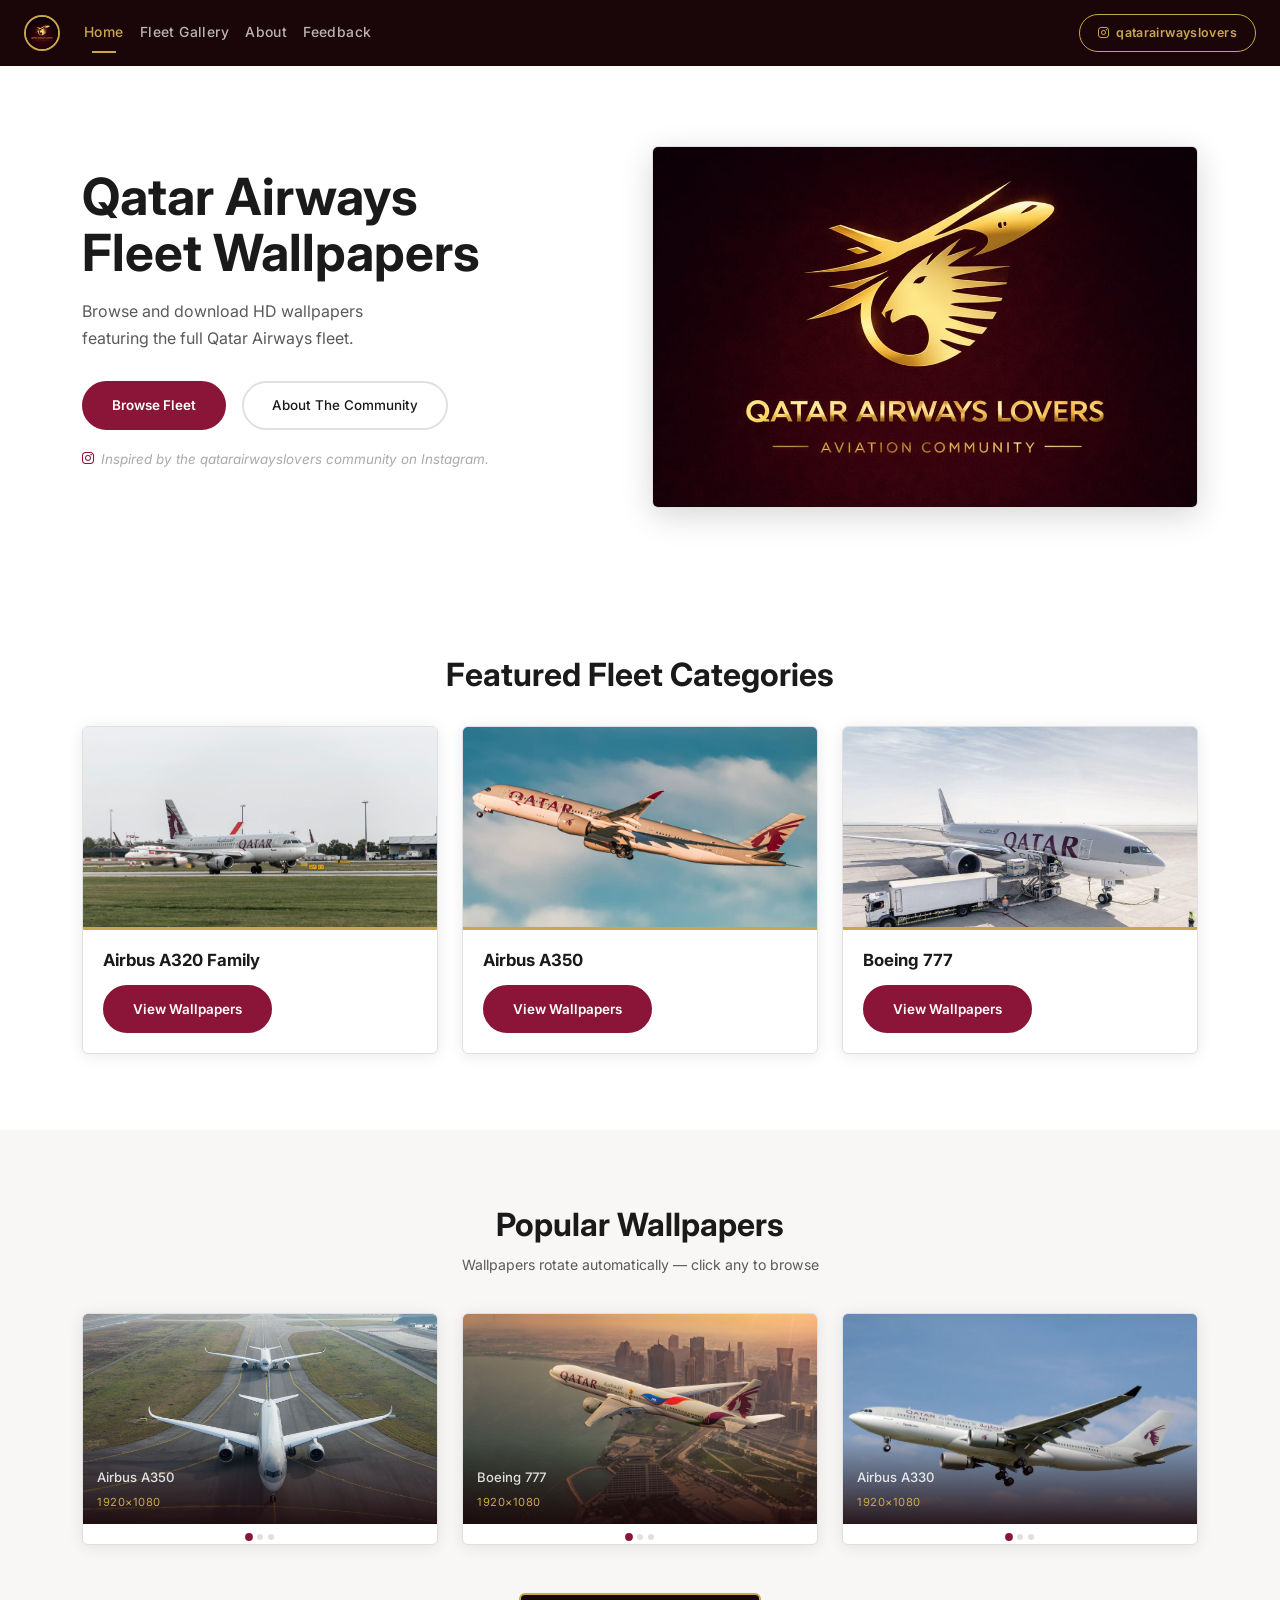
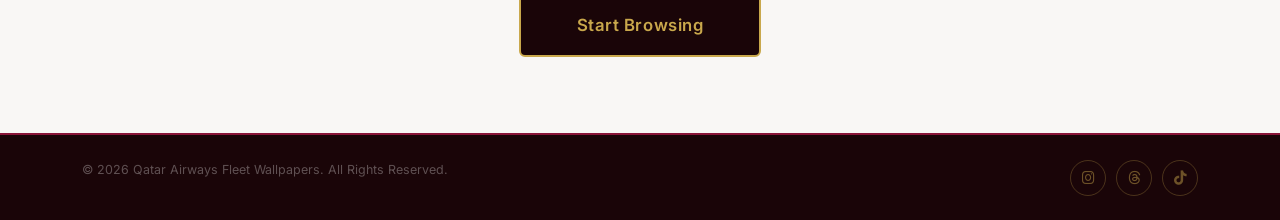
<file: index.html>
<!DOCTYPE html>
<html lang="en">
<head>
  <meta charset="UTF-8">
  <meta name="viewport" content="width=device-width, initial-scale=1.0">
  <meta name="description" content="Browse and download HD wallpapers featuring the full Qatar Airways fleet.">
  <title>Qatar Airways Fleet Wallpapers</title>
  <link href="https://cdn.jsdelivr.net/npm/bootstrap@5.3.2/dist/css/bootstrap.min.css" rel="stylesheet">
  <link href="https://cdnjs.cloudflare.com/ajax/libs/font-awesome/6.5.0/css/all.min.css" rel="stylesheet">
  <link href="https://fonts.googleapis.com/css2?family=Inter:wght@300;400;500;600;700&display=swap" rel="stylesheet">
  <link rel="stylesheet" href="css/style.css">
  <style>
    .wp-rotate-card{border:1px solid var(--mid-grey);border-radius:var(--radius);overflow:hidden;background:var(--white);box-shadow:var(--shadow);transition:transform var(--tr),box-shadow var(--tr)}
    .wp-rotate-card:hover{transform:translateY(-6px);box-shadow:var(--shadow-lg)}
    .wp-rotate-img{position:relative;overflow:hidden;height:210px;background:var(--light-grey)}
    .wp-rotate-img img{position:absolute;inset:0;width:100%;height:100%;object-fit:cover;opacity:0;transition:opacity 1s ease}
    .wp-rotate-img img.active{opacity:1}
    .wp-rotate-overlay{position:absolute;inset:0;background:rgba(26,5,8,0.78);display:flex;align-items:center;justify-content:center;opacity:0;transition:opacity var(--tr);z-index:2}
    .wp-rotate-card:hover .wp-rotate-overlay{opacity:1}
    .wp-rotate-label{position:absolute;bottom:0;left:0;right:0;background:linear-gradient(to top,rgba(26,5,8,.88),transparent);padding:28px 14px 10px;z-index:1}
    .wp-rotate-label p{font-size:.82rem;color:rgba(255,255,255,.85);font-weight:500;margin:0}
    .wp-rotate-label span{font-size:.7rem;color:var(--gold);letter-spacing:.05em}
    .wp-dots{display:flex;gap:5px;justify-content:center;padding:10px 0 4px}
    .wp-dot{width:6px;height:6px;border-radius:50%;background:var(--mid-grey);cursor:pointer;transition:background .3s,transform .3s}
    .wp-dot.active{background:var(--maroon);transform:scale(1.3)}
  </style>
</head>
<body>

<header>
  <nav class="navbar navbar-expand-lg site-nav" id="mainNav">
    <div class="container-fluid px-4">
      <a class="navbar-brand" href="index.html">
        <img src="images/qr lovers logo/QR Lovers Community Logo.jpeg" alt="Qatar Airways Lovers Logo" class="logo-img" onerror="this.style.display='none'">
      </a>
      <button class="navbar-toggler border-0" type="button" data-bs-toggle="collapse" data-bs-target="#navMenu" aria-expanded="false" aria-label="Toggle navigation">
        <span class="navbar-toggler-icon"></span>
      </button>
      <div class="collapse navbar-collapse" id="navMenu">
        <ul class="navbar-nav me-auto mb-2 mb-lg-0">
          <li class="nav-item"><a class="nav-link active" aria-current="page" href="index.html">Home</a></li>
          <li class="nav-item"><a class="nav-link" href="fleet gallery.html">Fleet Gallery</a></li>
          <li class="nav-item"><a class="nav-link" href="about.html">About</a></li>
          <li class="nav-item"><a class="nav-link" href="feedback.html">Feedback</a></li>
        </ul>
        <a href="https://instagram.com/qatarairwayslovers" target="_blank" rel="noopener noreferrer" class="ig-btn">
          <i class="fab fa-instagram"></i> qatarairwayslovers
        </a>
      </div>
    </div>
  </nav>
</header>

<main>

  <!-- HERO -->
  <section class="hero-section" id="hero">
    <div class="container">
      <div class="row align-items-center gy-5">
        <div class="col-lg-6 fade-up">
          <h1 class="hero-title">Qatar Airways<br>Fleet Wallpapers</h1>
          <p class="hero-sub">Browse and download HD wallpapers<br>featuring the full Qatar Airways fleet.</p>
          <div class="d-flex gap-3 flex-wrap mb-3">
            <a href="fleet gallery.html" class="btn-dark-pill">Browse Fleet</a>
            <a href="about.html" class="btn-outline-pill">About The Community</a>
          </div>
          <p class="hero-tagline">
            <i class="fab fa-instagram"></i>
            <em>Inspired by the qatarairwayslovers community on Instagram.</em>
          </p>
        </div>
        <div class="col-lg-6 fade-up delay-1">
          <div class="hero-img-box">
            <img src="images/qr lovers logo/QR Lovers Community Logo.jpeg" alt="Qatar Airways aircraft in flight" width="600" height="360" loading="eager"
              onerror="this.outerHTML='<div class=\'img-ph\' style=\'height:360px\'><i class=\'fa fa-plane\'></i><span>Hero Image</span></div>'">
          </div>
        </div>
      </div>
    </div>
  </section>

  <!-- FEATURED FLEET CATEGORIES -->
  <section class="fleet-section" id="fleet">
    <div class="container">
      <h2 class="section-title text-center fade-up">Featured Fleet Categories</h2>
      <div class="row g-4">

        <div class="col-lg-4 col-md-6 fade-up delay-1">
          <article class="fleet-card">
            <div class="fleet-card-img">
              <img src="images/a320/During Taxi.jpeg" alt="Qatar Airways Airbus A320 Family" loading="lazy"
                onerror="this.outerHTML='<div class=\'img-ph\' style=\'height:200px\'><i class=\'fa fa-plane\'></i><span>A320 Family</span></div>'">
            </div>
            <div class="fleet-card-body">
              <h3 class="fleet-card-title">Airbus A320 Family</h3>
              <a href="a320.html" class="btn-dark-pill">View Wallpapers</a>
            </div>
          </article>
        </div>

        <div class="col-lg-4 col-md-6 fade-up delay-2">
          <article class="fleet-card">
            <div class="fleet-card-img">
              <img src="images/a350/Stunning Takeoff.jpeg" alt="Qatar Airways Airbus A350" loading="lazy"
                onerror="this.outerHTML='<div class=\'img-ph\' style=\'height:200px\'><i class=\'fa fa-plane\'></i><span>Airbus A350</span></div>'">
            </div>
            <div class="fleet-card-body">
              <h3 class="fleet-card-title">Airbus A350</h3>
              <a href="a350.html" class="btn-dark-pill">View Wallpapers</a>
            </div>
          </article>
        </div>

        <div class="col-lg-4 col-md-6 fade-up delay-3">
          <article class="fleet-card">
            <div class="fleet-card-img">
              <img src="images/b777/Parked At The Spot.jpg" alt="Qatar Airways Boeing 777" loading="lazy"
                onerror="this.outerHTML='<div class=\'img-ph\' style=\'height:200px\'><i class=\'fa fa-plane\'></i><span>Boeing 777</span></div>'">
            </div>
            <div class="fleet-card-body">
              <h3 class="fleet-card-title">Boeing 777</h3>
              <a href="b777.html" class="btn-dark-pill">View Wallpapers</a>
            </div>
          </article>
        </div>

      </div>
    </div>
  </section>

  <!-- POPULAR WALLPAPERS — auto-rotating -->
  <section class="wallpapers-section" id="wallpapers">
    <div class="container">
      <h2 class="section-title text-center fade-up">Popular Wallpapers</h2>
      <p class="text-center fade-up delay-1" style="color:var(--text-grey);margin-top:-24px;margin-bottom:36px;font-size:.88rem">Wallpapers rotate automatically — click any to browse</p>
      <div class="row g-4">

        <!-- Rotator 1: Airbus widebodies -->
        <div class="col-lg-4 col-md-6 fade-up delay-1">
          <div class="wp-rotate-card">
            <div class="wp-rotate-img" id="rot1">
              <img src="images/a350/Attention Seeker.jpg" alt="A350 wallpaper" class="active">
              <img src="images/a320/A320 Takeoff.jpg" alt="A320 wallpaper">
              <img src="images/a380/Sky Surfing.jpg" alt="A380 wallpaper">
              <div class="wp-rotate-overlay">
                <a href="a350.html" id="rot1-link" class="btn-maroon"><i class="fa fa-eye"></i> View</a>
              </div>
              <div class="wp-rotate-label">
                <p id="rot1-title">Airbus A350</p>
                <span>1920×1080</span>
              </div>
            </div>
            <div class="wp-dots" id="dot1">
              <div class="wp-dot active"></div>
              <div class="wp-dot"></div>
              <div class="wp-dot"></div>
            </div>
          </div>
        </div>

        <!-- Rotator 2: Boeing aircraft -->
        <div class="col-lg-4 col-md-6 fade-up delay-2">
          <div class="wp-rotate-card">
            <div class="wp-rotate-img" id="rot2">
              <img src="images/b777/Soaring Over The City.jpg" alt="B777 wallpaper" class="active">
              <img src="images/b787/Like A Dream.jpg" alt="B787 wallpaper">
              <img src="images/b737max/Takeoff.webp" alt="737 MAX wallpaper">
              <div class="wp-rotate-overlay">
                <a href="b777.html" id="rot2-link" class="btn-maroon"><i class="fa fa-eye"></i> View</a>
              </div>
              <div class="wp-rotate-label">
                <p id="rot2-title">Boeing 777</p>
                <span>1920×1080</span>
              </div>
            </div>
            <div class="wp-dots" id="dot2">
              <div class="wp-dot active"></div>
              <div class="wp-dot"></div>
              <div class="wp-dot"></div>
            </div>
          </div>
        </div>

        <!-- Rotator 3: Mix -->
        <div class="col-lg-4 col-md-6 fade-up delay-3">
          <div class="wp-rotate-card">
            <div class="wp-rotate-img" id="rot3">
              <img src="images/a330/vintage.jpg" alt="A330 Wallpaper" class="active">
              <img src="images/b777/Triple Seven Army.jpg" alt="B777 Wallpaper">
              <img src="images/a350/Beautiful Colours.jpg" alt="A350 Wallpaper">
              <div class="wp-rotate-overlay">
                <a href="a330.html" id="rot3-link" class="btn-maroon"><i class="fa fa-eye"></i> View</a>
              </div>
              <div class="wp-rotate-label">
                <p id="rot3-title">Airbus A330</p>
                <span>1920×1080</span>
              </div>
            </div>
            <div class="wp-dots" id="dot3">
              <div class="wp-dot active"></div>
              <div class="wp-dot"></div>
              <div class="wp-dot"></div>
            </div>
          </div>
        </div>

      </div>
      <div class="text-center mt-5 fade-up">
        <a href="fleet gallery.html" class="btn-start-browsing" id="startBrowsingBtn">Start Browsing</a>
      </div>
    </div>
  </section>

</main>

<footer class="site-footer">
  <div class="container">
    <div class="footer-inner">
      <address class="footer-copy">&copy; <time datetime="2026">2026</time> Qatar Airways Fleet Wallpapers. All Rights Reserved.</address>
      <nav aria-label="Social media links">
        <div class="footer-socials">
          <a href="https://instagram.com/qatarairwayslovers" target="_blank" rel="noopener noreferrer" class="social-link" aria-label="Instagram"><i class="fab fa-instagram"></i></a>
          <a href="#" class="social-link" aria-label="Threads"><i class="fab fa-threads"></i></a>
          <a href="#" class="social-link" aria-label="TikTok"><i class="fab fa-tiktok"></i></a>
        </div>
      </nav>
    </div>
  </div>
</footer>

<script src="https://cdn.jsdelivr.net/npm/bootstrap@5.3.2/dist/js/bootstrap.bundle.min.js"></script>
<script src="js/main.js"></script>
<script>
/* ── AUTO-ROTATING WALLPAPER CARDS ─────────────────────────
   3 independent rotators, each cycling through 3 images.
   CSS opacity transition handles the smooth fade.
   setInterval advances each one every 3 seconds.
   They start at different times (offset) so they don't
   all switch at the same moment.
   Demonstrates: setInterval, setTimeout, querySelectorAll,
   classList, array-based data, DOM manipulation
──────────────────────────────────────────────────────────── */
var rotators = [
  {
    rotId:'rot1', dotId:'dot1', titleId:'rot1-title', linkId:'rot1-link',
    titles:['Airbus A350','Airbus A320 Family','Airbus A380'],
    links:['a350.html','a320.html','a380.html'],
    current:0
  },
  {
    rotId:'rot2', dotId:'dot2', titleId:'rot2-title', linkId:'rot2-link',
    titles:['Boeing 777','Boeing 787 Dreamliner','Boeing 737 MAX'],
    links:['b777.html','b787.html','b737max.html'],
    current:0
  },
  {
    rotId:'rot3', dotId:'dot3', titleId:'rot3-title', linkId:'rot3-link',
    titles:['Airbus A330','Boeing 777','Airbus A350'],
    links:['a330.html','b777.html','a350.html'],
    current:0
  }
];

function tick(r) {
  var container = document.getElementById(r.rotId);
  var dotBox    = document.getElementById(r.dotId);
  var titleEl   = document.getElementById(r.titleId);
  var linkEl    = document.getElementById(r.linkId);
  if (!container) return;

  var imgs = container.querySelectorAll('img');
  var dots = dotBox ? dotBox.querySelectorAll('.wp-dot') : [];

  /* Deactivate current */
  if (imgs[r.current]) imgs[r.current].classList.remove('active');
  if (dots[r.current]) dots[r.current].classList.remove('active');

  /* Move to next */
  r.current = (r.current + 1) % imgs.length;

  /* Activate next */
  if (imgs[r.current]) imgs[r.current].classList.add('active');
  if (dots[r.current]) dots[r.current].classList.add('active');

  /* Update label and link */
  if (titleEl) titleEl.textContent = r.titles[r.current];
  if (linkEl)  linkEl.href = r.links[r.current];
}

/* Start each rotator with a 1 second offset between them */
rotators.forEach(function(r, i) {
  setTimeout(function() {
    setInterval(function() { tick(r); }, 3000);
  }, i * 1000);
});
</script>
</body>
</html>
</file>
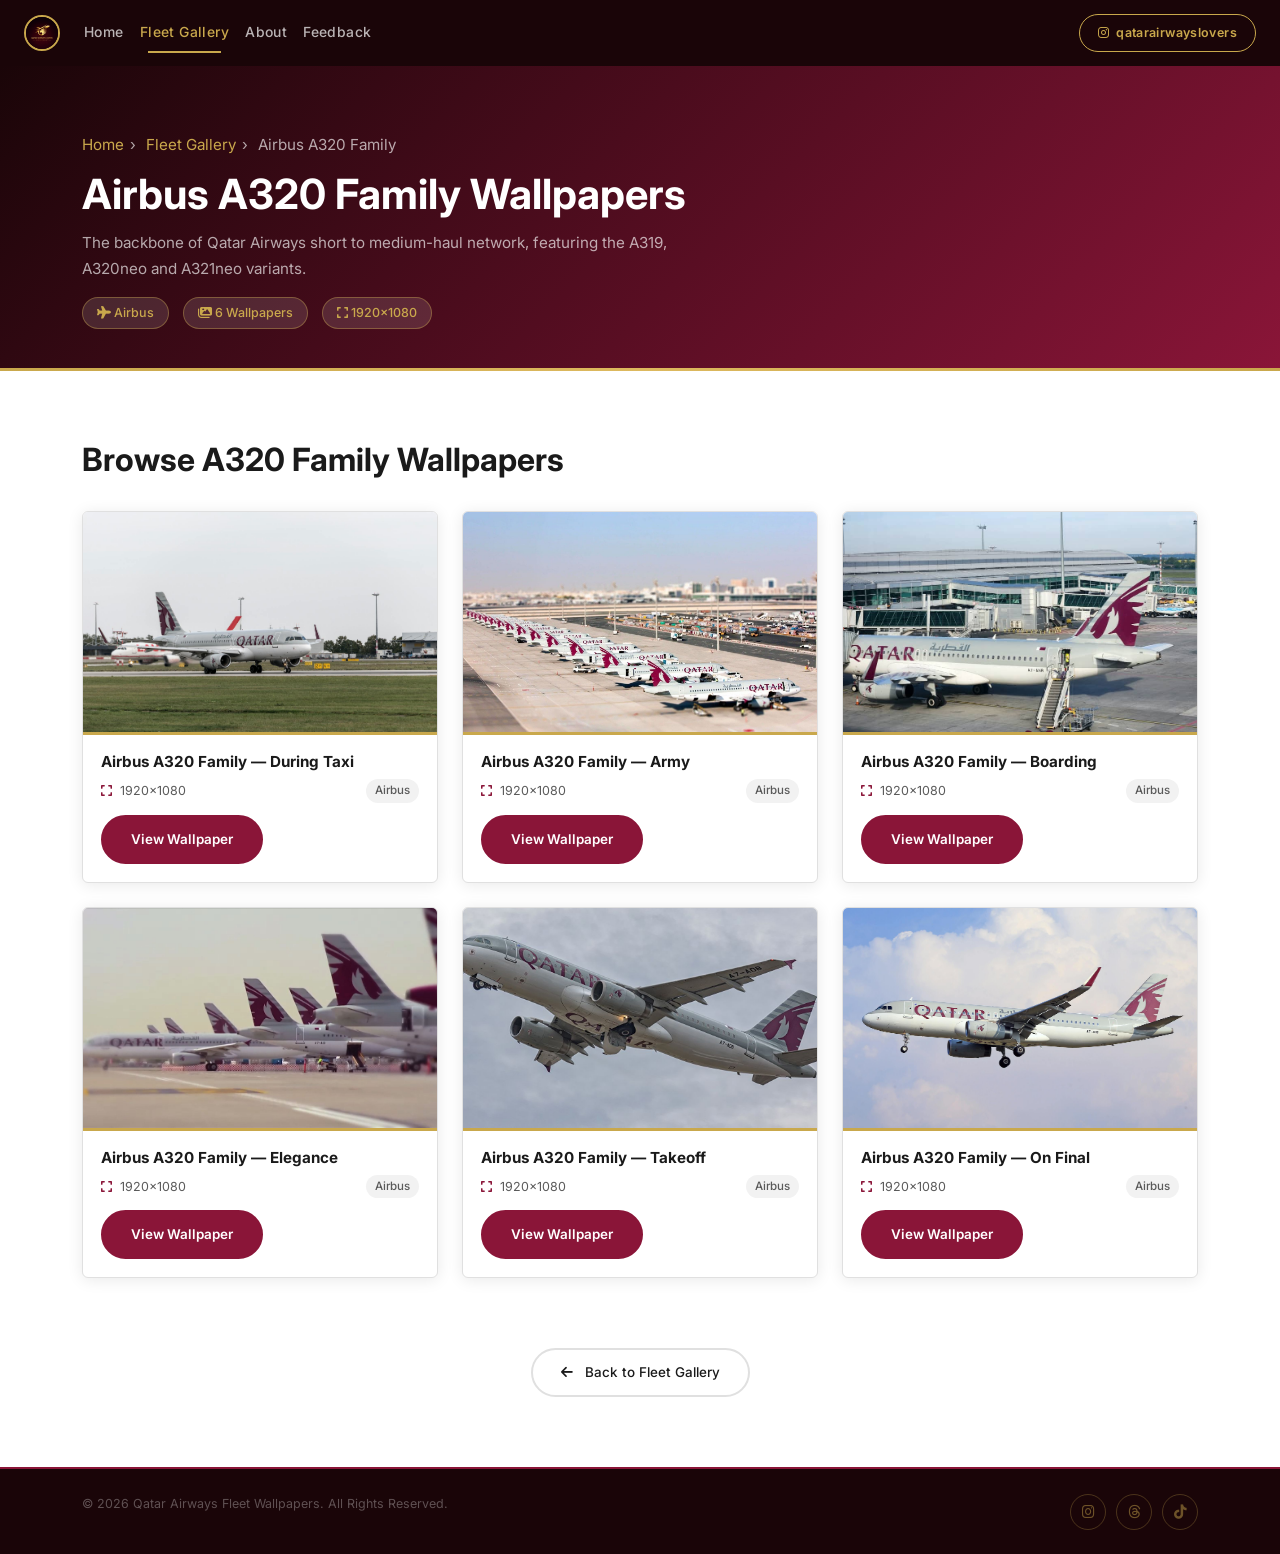
<file: a320.html>
<!DOCTYPE html>
<html lang="en">
<head>
  <meta charset="UTF-8">
  <meta name="viewport" content="width=device-width, initial-scale=1.0">
  <meta name="description" content="Browse HD wallpapers of the Qatar Airways Airbus A320 Family. Download free aviation wallpapers.">
  <title>Airbus A320 Family Wallpapers — Qatar Airways Fleet</title>
  <link href="https://cdn.jsdelivr.net/npm/bootstrap@5.3.2/dist/css/bootstrap.min.css" rel="stylesheet">
  <link href="https://cdnjs.cloudflare.com/ajax/libs/font-awesome/6.5.0/css/all.min.css" rel="stylesheet">
  <link href="https://fonts.googleapis.com/css2?family=Inter:wght@300;400;500;600;700&display=swap" rel="stylesheet">
   <link rel="stylesheet" href="css/style.css">
  <style>
    /* Aircraft wallpaper gallery card */
    .wp-gallery-card {
      border: 1px solid var(--mid-grey);
      border-radius: var(--radius);
      overflow: hidden;
      background: var(--white);
      box-shadow: var(--shadow);
      height: 100%;
      transition: transform var(--tr), box-shadow var(--tr), border-color var(--tr);
    }
    .wp-gallery-card:hover {
      transform: translateY(-8px);
      box-shadow: var(--shadow-lg);
      border-color: var(--gold);
    }
    .wp-gallery-img {
      position: relative;
      overflow: hidden;
      height: 220px;
      background: var(--light-grey);
    }
    .wp-gallery-img img {
      width: 100%; height: 100%;
      object-fit: cover;
      transition: transform 0.7s ease;
    }
    .wp-gallery-card:hover .wp-gallery-img img { transform: scale(1.07); }
    .wp-gallery-overlay {
      position: absolute; inset: 0;
      background: rgba(26,5,8,0.78);
      display: flex; align-items: center; justify-content: center;
      opacity: 0;
      transition: opacity var(--tr);
    }
    .wp-gallery-card:hover .wp-gallery-overlay { opacity: 1; }
    .wp-gallery-body { padding: 18px; border-top: 3px solid var(--gold); }
    .wp-gallery-title { font-size: 0.95rem; font-weight: 700; margin-bottom: 8px; color: var(--text-dark); }
    .wp-gallery-meta { display: flex; align-items: center; justify-content: space-between; font-size: 0.78rem; color: var(--text-grey); margin-bottom: 4px; }
    .wp-gallery-res i { margin-right: 4px; color: var(--maroon); }
    .wp-gallery-maker { background: var(--light-grey); padding: 2px 9px; border-radius: 20px; font-size: 0.72rem; font-weight: 500; }

    /* Hero banner for aircraft page */
    .aircraft-hero {
      background: linear-gradient(135deg, var(--maroon-dark) 0%, var(--maroon) 100%);
      padding: 56px 0 42px;
      position: relative;
      overflow: hidden;
    }
    .aircraft-hero::after {
      content: '';
      position: absolute;
      bottom: 0; left: 0; right: 0;
      height: 3px;
      background: linear-gradient(to right, var(--gold), var(--gold-light), var(--gold));
    }
    .aircraft-hero h1 { font-size: clamp(1.8rem,3.5vw,2.6rem); font-weight: 700; color: #fff; margin-bottom: 6px; }
    .aircraft-hero .aircraft-meta { display: flex; align-items: center; gap: 14px; flex-wrap: wrap; margin-top: 10px; }
    .aircraft-hero .meta-badge {
      background: rgba(255,255,255,0.12);
      border: 1px solid rgba(201,168,76,0.4);
      color: var(--gold);
      font-size: 0.78rem; font-weight: 500;
      padding: 4px 14px; border-radius: 50px;
    }
    .aircraft-hero p { font-size: 0.95rem; color: rgba(255,255,255,0.65); max-width: 600px; margin-top: 10px; }
    .breadcrumb-nav { font-size: 0.82rem; color: rgba(255,255,255,0.45); margin-bottom: 12px; }
    .breadcrumb-nav a { color: var(--gold); transition: opacity 0.2s; }
    .breadcrumb-nav a:hover { opacity: 0.8; }
    .breadcrumb-nav span { margin: 0 6px; }
  </style>
</head>
<body>

<header>
  <nav class="navbar navbar-expand-lg site-nav" id="mainNav">
    <div class="container-fluid px-4">
      <a class="navbar-brand" href="index.html">
        <img src="images/qr lovers logo/QR Lovers Community Logo.jpeg" alt="Qatar Airways Lovers Logo" class="logo-img" onerror="this.style.display='none'">
      </a>
      <button class="navbar-toggler border-0" type="button" data-bs-toggle="collapse" data-bs-target="#navMenu" aria-expanded="false" aria-label="Toggle navigation">
        <span class="navbar-toggler-icon"></span>
      </button>
      <div class="collapse navbar-collapse" id="navMenu">
        <ul class="navbar-nav me-auto mb-2 mb-lg-0">
          <li class="nav-item"><a class="nav-link" href="index.html">Home</a></li>
          <li class="nav-item"><a class="nav-link active" href="fleet gallery.html">Fleet Gallery</a></li>
          <li class="nav-item"><a class="nav-link" href="about.html">About</a></li>
          <li class="nav-item"><a class="nav-link" href="feedback.html">Feedback</a></li>
        </ul>
        <a href="https://instagram.com/qatarairwayslovers" target="_blank" rel="noopener noreferrer" class="ig-btn">
          <i class="fab fa-instagram"></i> qatarairwayslovers
        </a>
      </div>
    </div>
  </nav>
</header>

<main>

  <!-- AIRCRAFT HERO BANNER -->
  <div class="aircraft-hero">
    <div class="container">
      <p class="breadcrumb-nav">
        <a href="index.html">Home</a><span>›</span>
        <a href="fleet gallery.html">Fleet Gallery</a><span>›</span>
        Airbus A320 Family
      </p>
      <h1>Airbus A320 Family Wallpapers</h1>
      <p>The backbone of Qatar Airways short to medium-haul network, featuring the A319, A320neo and A321neo variants.</p>
      <div class="aircraft-meta">
        <span class="meta-badge"><i class="fa fa-plane"></i> Airbus</span>
        <span class="meta-badge"><i class="fa fa-images"></i> 6 Wallpapers</span>
        <span class="meta-badge"><i class="fa fa-expand"></i> 1920×1080</span>
      </div>
    </div>
  </div>

  <!-- WALLPAPER GRID -->
  <section style="padding: 70px 0;" id="wallpaper-grid">
    <div class="container">
      <h2 class="section-title fade-up">Browse A320 Family Wallpapers</h2>
      <div class="row g-4">
        
        <div class="col-lg-4 col-md-6 fade-up">
          <article class="wp-gallery-card">
            <div class="wp-gallery-img">
              <img src="images/a320/During Taxi.jpeg"
                alt="Airbus A320 Family — During Txi"
                loading="lazy"
                onerror="this.outerHTML='<div class='img-ph' style='height:220px'><i class='fa fa-image'></i><span>A320 Family</span></div>'">
              <div class="wp-gallery-overlay">
                <a href="aircraft.html?type=a320&variant=1" class="btn-maroon">
                  <i class="fa fa-eye"></i> View Wallpaper
                </a>
              </div>
            </div>
            <div class="wp-gallery-body">
              <h3 class="wp-gallery-title">Airbus A320 Family — During Taxi</h3>
              <p class="wp-gallery-meta">
                <span class="wp-gallery-res"><i class="fa fa-expand"></i> 1920×1080</span>
                <span class="wp-gallery-maker">Airbus</span>
              </p>
              <a href="aircraft.html?type=a320&variant=1" class="btn-dark-pill mt-2 d-inline-block">
                View Wallpaper
              </a>
            </div>
          </article>
        </div>
        <div class="col-lg-4 col-md-6 fade-up delay-1">
          <article class="wp-gallery-card">
            <div class="wp-gallery-img">
              <img src="images/a320/A320 Army.jpg"
                alt="Airbus A320 Family — The Army"
                loading="lazy"
                onerror="this.outerHTML='<div class='img-ph' style='height:220px'><i class='fa fa-image'></i><span>A320 Family</span></div>'">
              <div class="wp-gallery-overlay">
                <a href="aircraft.html?type=a320&variant=2" class="btn-maroon">
                  <i class="fa fa-eye"></i> View Wallpaper
                </a>
              </div>
            </div>
            <div class="wp-gallery-body">
              <h3 class="wp-gallery-title">Airbus A320 Family — Army</h3>
              <p class="wp-gallery-meta">
                <span class="wp-gallery-res"><i class="fa fa-expand"></i> 1920×1080</span>
                <span class="wp-gallery-maker">Airbus</span>
              </p>
              <a href="aircraft.html?type=a320&variant=2" class="btn-dark-pill mt-2 d-inline-block">
                View Wallpaper
              </a>
            </div>
          </article>
        </div>
        <div class="col-lg-4 col-md-6 fade-up delay-2">
          <article class="wp-gallery-card">
            <div class="wp-gallery-img">
              <img src="images/a320/Boarding.jpeg"
                alt="Airbus A320 Family — Boarding"
                loading="lazy"
                onerror="this.outerHTML='<div class='img-ph' style='height:220px'><i class='fa fa-image'></i><span>A320 Family</span></div>'">
              <div class="wp-gallery-overlay">
                <a href="aircraft.html?type=a320&variant=3" class="btn-maroon">
                  <i class="fa fa-eye"></i> View Wallpaper
                </a>
              </div>
            </div>
            <div class="wp-gallery-body">
              <h3 class="wp-gallery-title">Airbus A320 Family — Boarding</h3>
              <p class="wp-gallery-meta">
                <span class="wp-gallery-res"><i class="fa fa-expand"></i> 1920×1080</span>
                <span class="wp-gallery-maker">Airbus</span>
              </p>
              <a href="aircraft.html?type=a320&variant=3" class="btn-dark-pill mt-2 d-inline-block">
                View Wallpaper
              </a>
            </div>
          </article>
        </div>
        <div class="col-lg-4 col-md-6 fade-up delay-1">
          <article class="wp-gallery-card">
            <div class="wp-gallery-img">
              <img src="images/a320/A320 Elegance.jpg"
                alt="Airbus A320 Family — Elegance"
                loading="lazy"
                onerror="this.outerHTML='<div class='img-ph' style='height:220px'><i class='fa fa-image'></i><span>A320 Family</span></div>'">
              <div class="wp-gallery-overlay">
                <a href="aircraft.html?type=a320&variant=4" class="btn-maroon">
                  <i class="fa fa-eye"></i> View Wallpaper
                </a>
              </div>
            </div>
            <div class="wp-gallery-body">
              <h3 class="wp-gallery-title">Airbus A320 Family — Elegance</h3>
              <p class="wp-gallery-meta">
                <span class="wp-gallery-res"><i class="fa fa-expand"></i> 1920×1080</span>
                <span class="wp-gallery-maker">Airbus</span>
              </p>
              <a href="aircraft.html?type=a320&variant=4" class="btn-dark-pill mt-2 d-inline-block">
                View Wallpaper
              </a>
            </div>
          </article>
        </div>
        <div class="col-lg-4 col-md-6 fade-up delay-2">
          <article class="wp-gallery-card">
            <div class="wp-gallery-img">
              <img src="images/a320/A320 Takeoff.jpg"
                alt="Airbus A320 Family — Takeoff"
                loading="lazy"
                onerror="this.outerHTML='<div class='img-ph' style='height:220px'><i class='fa fa-image'></i><span>A320 Family</span></div>'">
              <div class="wp-gallery-overlay">
                <a href="aircraft.html?type=a320&variant=5" class="btn-maroon">
                  <i class="fa fa-eye"></i> View Wallpaper
                </a>
              </div>
            </div>
            <div class="wp-gallery-body">
              <h3 class="wp-gallery-title">Airbus A320 Family — Takeoff</h3>
              <p class="wp-gallery-meta">
                <span class="wp-gallery-res"><i class="fa fa-expand"></i> 1920×1080</span>
                <span class="wp-gallery-maker">Airbus</span>
              </p>
              <a href="aircraft.html?type=a320&variant=5" class="btn-dark-pill mt-2 d-inline-block">
                View Wallpaper
              </a>
            </div>
          </article>
        </div>
        <div class="col-lg-4 col-md-6 fade-up delay-3">
          <article class="wp-gallery-card">
            <div class="wp-gallery-img">
              <img src="images/a320/On Final.jpeg"
                alt="Airbus A320 Family — On Final"
                loading="lazy"
                onerror="this.outerHTML='<div class='img-ph' style='height:220px'><i class='fa fa-image'></i><span>A320 Family</span></div>'">
              <div class="wp-gallery-overlay">
                <a href="aircraft.html?type=a320&variant=6" class="btn-maroon">
                  <i class="fa fa-eye"></i> View Wallpaper
                </a>
              </div>
            </div>
            <div class="wp-gallery-body">
              <h3 class="wp-gallery-title">Airbus A320 Family — On Final</h3>
              <p class="wp-gallery-meta">
                <span class="wp-gallery-res"><i class="fa fa-expand"></i> 1920×1080</span>
                <span class="wp-gallery-maker">Airbus</span>
              </p>
              <a href="aircraft.html?type=a320&variant=6" class="btn-dark-pill mt-2 d-inline-block">
                View Wallpaper
              </a>
            </div>
          </article>
        </div>
      </div>
    </div>
  </section>

  <!-- BACK TO FLEET -->
  <section style="padding: 0 0 70px; text-align:center;">
    <div class="container fade-up">
      <a href="fleet gallery.html" class="btn-outline-pill">
        <i class="fa fa-arrow-left" style="margin-right:8px"></i> Back to Fleet Gallery
      </a>
    </div>
  </section>

</main>

<footer class="site-footer">
  <div class="container">
    <div class="footer-inner">
      <address class="footer-copy">&copy; <time datetime="2026">2026</time> Qatar Airways Fleet Wallpapers. All Rights Reserved.</address>
      <nav aria-label="Social media links">
        <div class="footer-socials">
          <a href="https://instagram.com/qatarairwayslovers" target="_blank" rel="noopener noreferrer" class="social-link" aria-label="Instagram"><i class="fab fa-instagram"></i></a>
          <a href="#" class="social-link" aria-label="Threads"><i class="fab fa-threads"></i></a>
          <a href="#" class="social-link" aria-label="TikTok"><i class="fab fa-tiktok"></i></a>
        </div>
      </nav>
    </div>
  </div>
</footer>

<script src="https://cdn.jsdelivr.net/npm/bootstrap@5.3.2/dist/js/bootstrap.bundle.min.js"></script>
<script src="js/main.js"></script>
</body>
</html>
</file>
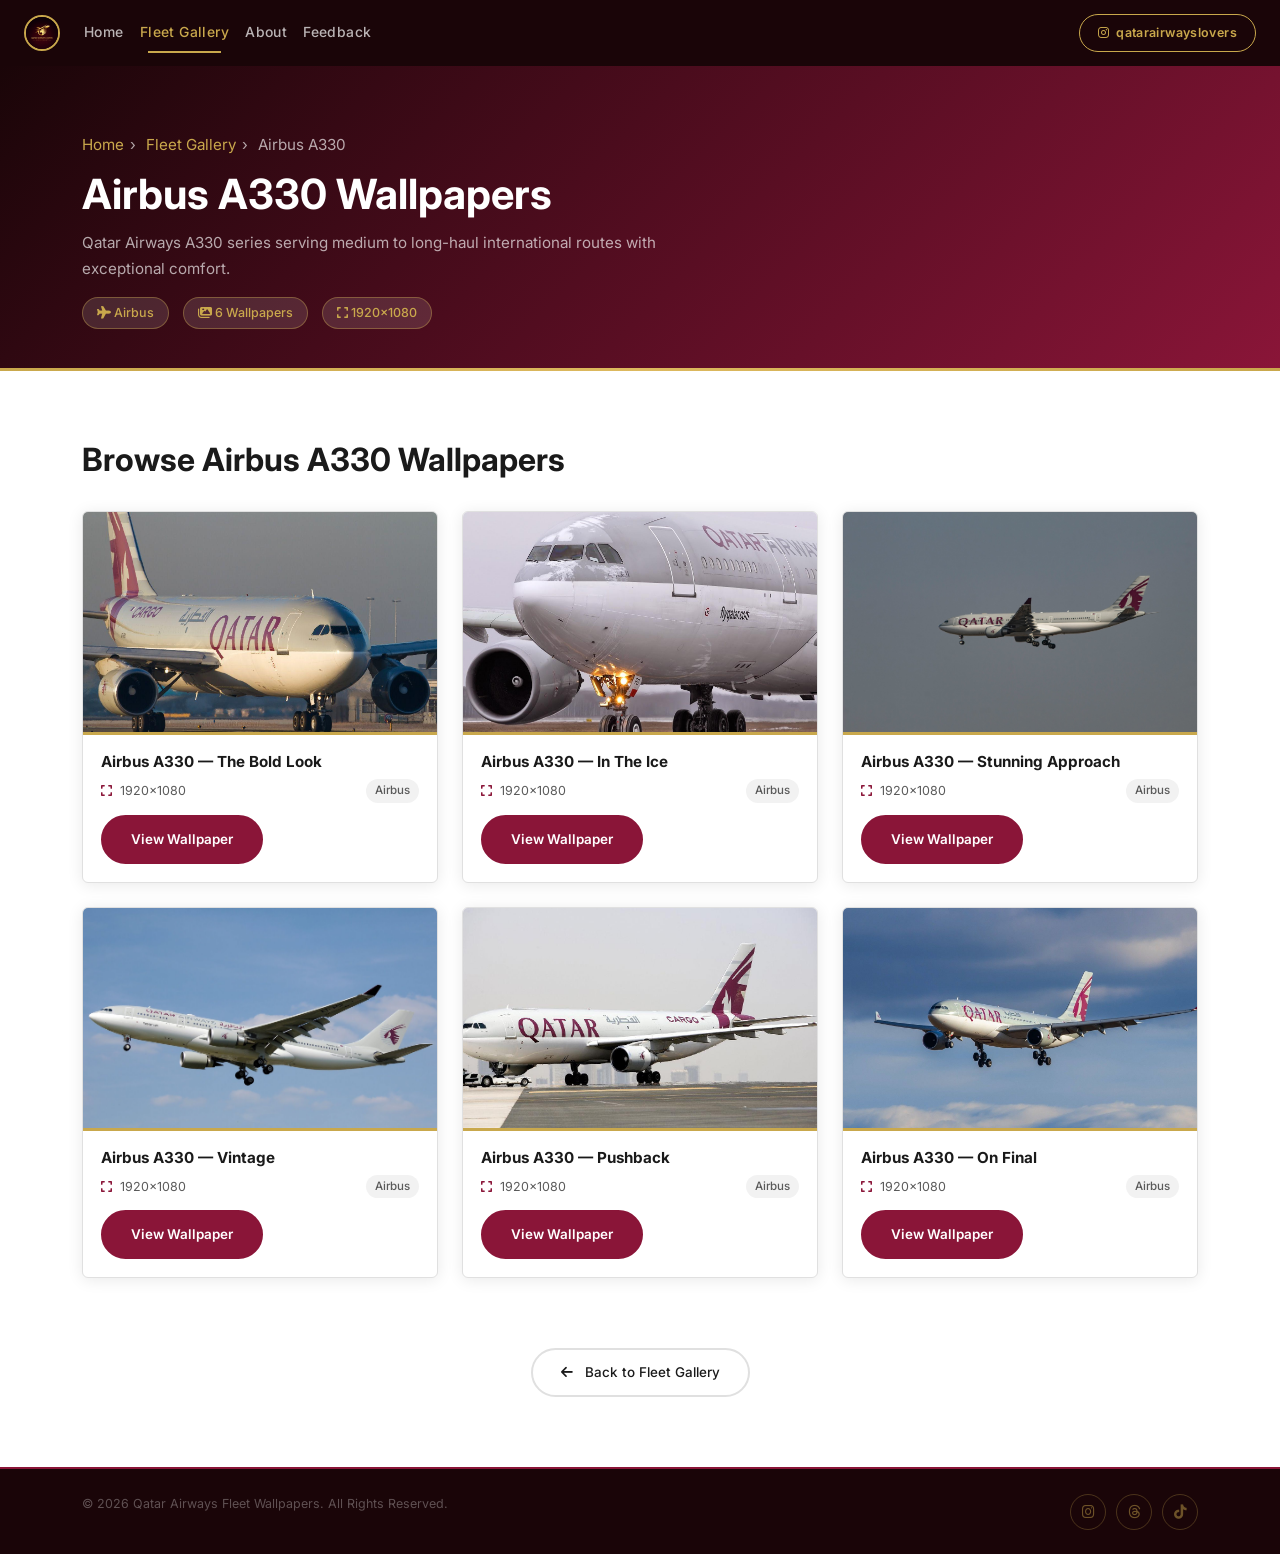
<file: a330.html>
<!DOCTYPE html>
<html lang="en">
<head>
  <meta charset="UTF-8">
  <meta name="viewport" content="width=device-width, initial-scale=1.0">
  <meta name="description" content="Browse HD wallpapers of the Qatar Airways Airbus A330. Download free aviation wallpapers.">
  <title>Airbus A330 Wallpapers — Qatar Airways Fleet</title>
  <link href="https://cdn.jsdelivr.net/npm/bootstrap@5.3.2/dist/css/bootstrap.min.css" rel="stylesheet">
  <link href="https://cdnjs.cloudflare.com/ajax/libs/font-awesome/6.5.0/css/all.min.css" rel="stylesheet">
  <link href="https://fonts.googleapis.com/css2?family=Inter:wght@300;400;500;600;700&display=swap" rel="stylesheet">
  <link rel="stylesheet" href="css/style.css">
  <style>
    /* Aircraft wallpaper gallery card */
    .wp-gallery-card {
      border: 1px solid var(--mid-grey);
      border-radius: var(--radius);
      overflow: hidden;
      background: var(--white);
      box-shadow: var(--shadow);
      height: 100%;
      transition: transform var(--tr), box-shadow var(--tr), border-color var(--tr);
    }
    .wp-gallery-card:hover {
      transform: translateY(-8px);
      box-shadow: var(--shadow-lg);
      border-color: var(--gold);
    }
    .wp-gallery-img {
      position: relative;
      overflow: hidden;
      height: 220px;
      background: var(--light-grey);
    }
    .wp-gallery-img img {
      width: 100%; height: 100%;
      object-fit: cover;
      transition: transform 0.7s ease;
    }
    .wp-gallery-card:hover .wp-gallery-img img { transform: scale(1.07); }
    .wp-gallery-overlay {
      position: absolute; inset: 0;
      background: rgba(26,5,8,0.78);
      display: flex; align-items: center; justify-content: center;
      opacity: 0;
      transition: opacity var(--tr);
    }
    .wp-gallery-card:hover .wp-gallery-overlay { opacity: 1; }
    .wp-gallery-body { padding: 18px; border-top: 3px solid var(--gold); }
    .wp-gallery-title { font-size: 0.95rem; font-weight: 700; margin-bottom: 8px; color: var(--text-dark); }
    .wp-gallery-meta { display: flex; align-items: center; justify-content: space-between; font-size: 0.78rem; color: var(--text-grey); margin-bottom: 4px; }
    .wp-gallery-res i { margin-right: 4px; color: var(--maroon); }
    .wp-gallery-maker { background: var(--light-grey); padding: 2px 9px; border-radius: 20px; font-size: 0.72rem; font-weight: 500; }

    /* Hero banner for aircraft page */
    .aircraft-hero {
      background: linear-gradient(135deg, var(--maroon-dark) 0%, var(--maroon) 100%);
      padding: 56px 0 42px;
      position: relative;
      overflow: hidden;
    }
    .aircraft-hero::after {
      content: '';
      position: absolute;
      bottom: 0; left: 0; right: 0;
      height: 3px;
      background: linear-gradient(to right, var(--gold), var(--gold-light), var(--gold));
    }
    .aircraft-hero h1 { font-size: clamp(1.8rem,3.5vw,2.6rem); font-weight: 700; color: #fff; margin-bottom: 6px; }
    .aircraft-hero .aircraft-meta { display: flex; align-items: center; gap: 14px; flex-wrap: wrap; margin-top: 10px; }
    .aircraft-hero .meta-badge {
      background: rgba(255,255,255,0.12);
      border: 1px solid rgba(201,168,76,0.4);
      color: var(--gold);
      font-size: 0.78rem; font-weight: 500;
      padding: 4px 14px; border-radius: 50px;
    }
    .aircraft-hero p { font-size: 0.95rem; color: rgba(255,255,255,0.65); max-width: 600px; margin-top: 10px; }
    .breadcrumb-nav { font-size: 0.82rem; color: rgba(255,255,255,0.45); margin-bottom: 12px; }
    .breadcrumb-nav a { color: var(--gold); transition: opacity 0.2s; }
    .breadcrumb-nav a:hover { opacity: 0.8; }
    .breadcrumb-nav span { margin: 0 6px; }
  </style>
</head>
<body>

<header>
  <nav class="navbar navbar-expand-lg site-nav" id="mainNav">
    <div class="container-fluid px-4">
      <a class="navbar-brand" href="index.html">
        <img src="images/qr lovers logo/QR Lovers Community Logo.jpeg" alt="Qatar Airways Lovers Logo" class="logo-img" onerror="this.style.display='none'">
      </a>
      <button class="navbar-toggler border-0" type="button" data-bs-toggle="collapse" data-bs-target="#navMenu" aria-expanded="false" aria-label="Toggle navigation">
        <span class="navbar-toggler-icon"></span>
      </button>
      <div class="collapse navbar-collapse" id="navMenu">
        <ul class="navbar-nav me-auto mb-2 mb-lg-0">
          <li class="nav-item"><a class="nav-link" href="index.html">Home</a></li>
          <li class="nav-item"><a class="nav-link active" href="fleet gallery.html">Fleet Gallery</a></li>
          <li class="nav-item"><a class="nav-link" href="about.html">About</a></li>
          <li class="nav-item"><a class="nav-link" href="feedback.html">Feedback</a></li>
        </ul>
        <a href="https://instagram.com/qatarairwayslovers" target="_blank" rel="noopener noreferrer" class="ig-btn">
          <i class="fab fa-instagram"></i> qatarairwayslovers
        </a>
      </div>
    </div>
  </nav>
</header>

<main>

  <!-- AIRCRAFT HERO BANNER -->
  <div class="aircraft-hero">
    <div class="container">
      <p class="breadcrumb-nav">
        <a href="index.html">Home</a><span>›</span>
        <a href="fleet gallery.html">Fleet Gallery</a><span>›</span>
        Airbus A330
      </p>
      <h1>Airbus A330 Wallpapers</h1>
      <p>Qatar Airways A330 series serving medium to long-haul international routes with exceptional comfort.</p>
      <div class="aircraft-meta">
        <span class="meta-badge"><i class="fa fa-plane"></i> Airbus</span>
        <span class="meta-badge"><i class="fa fa-images"></i> 6 Wallpapers</span>
        <span class="meta-badge"><i class="fa fa-expand"></i> 1920×1080</span>
      </div>
    </div>
  </div>

  <!-- WALLPAPER GRID -->
  <section style="padding: 70px 0;" id="wallpaper-grid">
    <div class="container">
      <h2 class="section-title fade-up">Browse Airbus A330 Wallpapers</h2>
      <div class="row g-4">
        
        <div class="col-lg-4 col-md-6 fade-up">
          <article class="wp-gallery-card">
            <div class="wp-gallery-img">
              <img src="images/a330/bold look.jpg"
                alt="Airbus A330 — The Bold Look"
                loading="lazy"
                onerror="this.outerHTML='<div class='img-ph' style='height:220px'><i class='fa fa-image'></i><span>Airbus A330</span></div>'">
              <div class="wp-gallery-overlay">
                <a href="aircraft.html?type=a330&variant=1" class="btn-maroon">
                  <i class="fa fa-eye"></i> View Wallpaper
                </a>
              </div>
            </div>
            <div class="wp-gallery-body">
              <h3 class="wp-gallery-title">Airbus A330 — The Bold Look</h3>
              <p class="wp-gallery-meta">
                <span class="wp-gallery-res"><i class="fa fa-expand"></i> 1920×1080</span>
                <span class="wp-gallery-maker">Airbus</span>
              </p>
              <a href="aircraft.html?type=a330&variant=1" class="btn-dark-pill mt-2 d-inline-block">
                View Wallpaper
              </a>
            </div>
          </article>
        </div>
        <div class="col-lg-4 col-md-6 fade-up delay-1">
          <article class="wp-gallery-card">
            <div class="wp-gallery-img">
              <img src="images/a330/in the ice.jpg"
                alt="Airbus A330 — In The Ice"
                loading="lazy"
                onerror="this.outerHTML='<div class='img-ph' style='height:220px'><i class='fa fa-image'></i><span>Airbus A330</span></div>'">
              <div class="wp-gallery-overlay">
                <a href="aircraft.html?type=a330&variant=2" class="btn-maroon">
                  <i class="fa fa-eye"></i> View Wallpaper
                </a>
              </div>
            </div>
            <div class="wp-gallery-body">
              <h3 class="wp-gallery-title">Airbus A330 — In The Ice</h3>
              <p class="wp-gallery-meta">
                <span class="wp-gallery-res"><i class="fa fa-expand"></i> 1920×1080</span>
                <span class="wp-gallery-maker">Airbus</span>
              </p>
              <a href="aircraft.html?type=a330&variant=2" class="btn-dark-pill mt-2 d-inline-block">
                View Wallpaper
              </a>
            </div>
          </article>
        </div>
        <div class="col-lg-4 col-md-6 fade-up delay-2">
          <article class="wp-gallery-card">
            <div class="wp-gallery-img">
              <img src="images/a330/Stunning Approach.jpeg"
                alt="Airbus A330 — Stunning Approach"
                loading="lazy"
                onerror="this.outerHTML='<div class='img-ph' style='height:220px'><i class='fa fa-image'></i><span>Airbus A330</span></div>'">
              <div class="wp-gallery-overlay">
                <a href="aircraft.html?type=a330&variant=3" class="btn-maroon">
                  <i class="fa fa-eye"></i> View Wallpaper
                </a>
              </div>
            </div>
            <div class="wp-gallery-body">
              <h3 class="wp-gallery-title">Airbus A330 — Stunning Approach</h3>
              <p class="wp-gallery-meta">
                <span class="wp-gallery-res"><i class="fa fa-expand"></i> 1920×1080</span>
                <span class="wp-gallery-maker">Airbus</span>
              </p>
              <a href="aircraft.html?type=a330&variant=3" class="btn-dark-pill mt-2 d-inline-block">
                View Wallpaper
              </a>
            </div>
          </article>
        </div>
        <div class="col-lg-4 col-md-6 fade-up delay-1">
          <article class="wp-gallery-card">
            <div class="wp-gallery-img">
              <img src="images/a330/vintage.jpg"
                alt="Airbus A330 — Vintage"
                loading="lazy"
                onerror="this.outerHTML='<div class='img-ph' style='height:220px'><i class='fa fa-image'></i><span>Airbus A330</span></div>'">
              <div class="wp-gallery-overlay">
                <a href="aircraft.html?type=a330&variant=4" class="btn-maroon">
                  <i class="fa fa-eye"></i> View Wallpaper
                </a>
              </div>
            </div>
            <div class="wp-gallery-body">
              <h3 class="wp-gallery-title">Airbus A330 — Vintage</h3>
              <p class="wp-gallery-meta">
                <span class="wp-gallery-res"><i class="fa fa-expand"></i> 1920×1080</span>
                <span class="wp-gallery-maker">Airbus</span>
              </p>
              <a href="aircraft.html?type=a330&variant=4" class="btn-dark-pill mt-2 d-inline-block">
                View Wallpaper
              </a>
            </div>
          </article>
        </div>
        <div class="col-lg-4 col-md-6 fade-up delay-2">
          <article class="wp-gallery-card">
            <div class="wp-gallery-img">
              <img src="images/a330/pushback.jpg"
                alt="Airbus A330 — pushback"
                loading="lazy"
                onerror="this.outerHTML='<div class='img-ph' style='height:220px'><i class='fa fa-image'></i><span>Airbus A330</span></div>'">
              <div class="wp-gallery-overlay">
                <a href="aircraft.html?type=a330&variant=5" class="btn-maroon">
                  <i class="fa fa-eye"></i> View Wallpaper
                </a>
              </div>
            </div>
            <div class="wp-gallery-body">
              <h3 class="wp-gallery-title">Airbus A330 — Pushback</h3>
              <p class="wp-gallery-meta">
                <span class="wp-gallery-res"><i class="fa fa-expand"></i> 1920×1080</span>
                <span class="wp-gallery-maker">Airbus</span>
              </p>
              <a href="aircraft.html?type=a330&variant=5" class="btn-dark-pill mt-2 d-inline-block">
                View Wallpaper
              </a>
            </div>
          </article>
        </div>
        <div class="col-lg-4 col-md-6 fade-up delay-3">
          <article class="wp-gallery-card">
            <div class="wp-gallery-img">
              <img src="images/a330/on final.jpg"
                alt="Airbus A330 — On Final"
                loading="lazy"
                onerror="this.outerHTML='<div class='img-ph' style='height:220px'><i class='fa fa-image'></i><span>Airbus A330</span></div>'">
              <div class="wp-gallery-overlay">
                <a href="aircraft.html?type=a330&variant=6" class="btn-maroon">
                  <i class="fa fa-eye"></i> View Wallpaper
                </a>
              </div>
            </div>
            <div class="wp-gallery-body">
              <h3 class="wp-gallery-title">Airbus A330 — On Final</h3>
              <p class="wp-gallery-meta">
                <span class="wp-gallery-res"><i class="fa fa-expand"></i> 1920×1080</span>
                <span class="wp-gallery-maker">Airbus</span>
              </p>
              <a href="aircraft.html?type=a330&variant=6" class="btn-dark-pill mt-2 d-inline-block">
                View Wallpaper
              </a>
            </div>
          </article>
        </div>
      </div>
    </div>
  </section>

  <!-- BACK TO FLEET -->
  <section style="padding: 0 0 70px; text-align:center;">
    <div class="container fade-up">
      <a href="fleet gallery.html" class="btn-outline-pill">
        <i class="fa fa-arrow-left" style="margin-right:8px"></i> Back to Fleet Gallery
      </a>
    </div>
  </section>

</main>

<footer class="site-footer">
  <div class="container">
    <div class="footer-inner">
      <address class="footer-copy">&copy; <time datetime="2026">2026</time> Qatar Airways Fleet Wallpapers. All Rights Reserved.</address>
      <nav aria-label="Social media links">
        <div class="footer-socials">
          <a href="https://instagram.com/qatarairwayslovers" target="_blank" rel="noopener noreferrer" class="social-link" aria-label="Instagram"><i class="fab fa-instagram"></i></a>
          <a href="#" class="social-link" aria-label="Threads"><i class="fab fa-threads"></i></a>
          <a href="#" class="social-link" aria-label="TikTok"><i class="fab fa-tiktok"></i></a>
        </div>
      </nav>
    </div>
  </div>
</footer>

<script src="https://cdn.jsdelivr.net/npm/bootstrap@5.3.2/dist/js/bootstrap.bundle.min.js"></script>
<script src="js/main.js"></script>
</body>
</html>
</file>
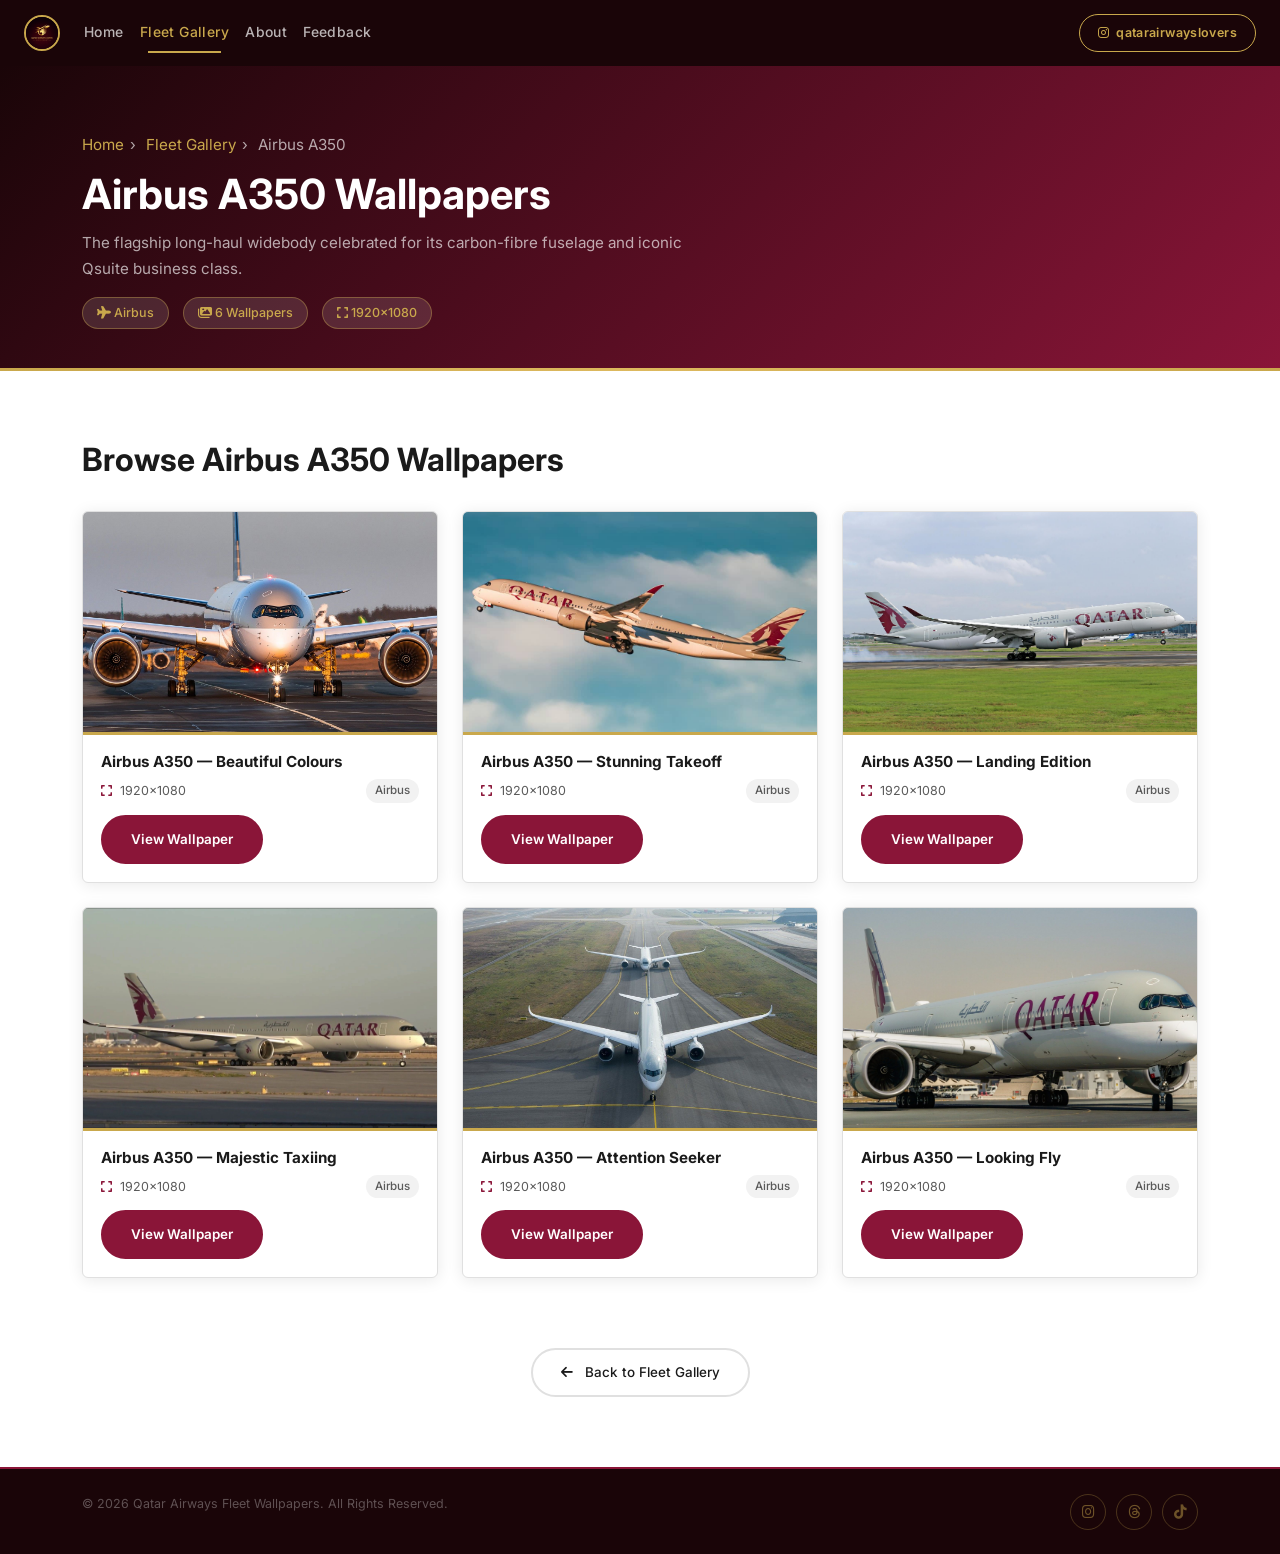
<file: a350.html>
<!DOCTYPE html>
<html lang="en">
<head>
  <meta charset="UTF-8">
  <meta name="viewport" content="width=device-width, initial-scale=1.0">
  <meta name="description" content="Browse HD wallpapers of the Qatar Airways Airbus A350. Download free aviation wallpapers.">
  <title>Airbus A350 Wallpapers — Qatar Airways Fleet</title>
  <link href="https://cdn.jsdelivr.net/npm/bootstrap@5.3.2/dist/css/bootstrap.min.css" rel="stylesheet">
  <link href="https://cdnjs.cloudflare.com/ajax/libs/font-awesome/6.5.0/css/all.min.css" rel="stylesheet">
  <link href="https://fonts.googleapis.com/css2?family=Inter:wght@300;400;500;600;700&display=swap" rel="stylesheet">
  <link rel="stylesheet" href="css/style.css">
  <style>
    /* Aircraft wallpaper gallery card */
    .wp-gallery-card {
      border: 1px solid var(--mid-grey);
      border-radius: var(--radius);
      overflow: hidden;
      background: var(--white);
      box-shadow: var(--shadow);
      height: 100%;
      transition: transform var(--tr), box-shadow var(--tr), border-color var(--tr);
    }
    .wp-gallery-card:hover {
      transform: translateY(-8px);
      box-shadow: var(--shadow-lg);
      border-color: var(--gold);
    }
    .wp-gallery-img {
      position: relative;
      overflow: hidden;
      height: 220px;
      background: var(--light-grey);
    }
    .wp-gallery-img img {
      width: 100%; height: 100%;
      object-fit: cover;
      transition: transform 0.7s ease;
    }
    .wp-gallery-card:hover .wp-gallery-img img { transform: scale(1.07); }
    .wp-gallery-overlay {
      position: absolute; inset: 0;
      background: rgba(26,5,8,0.78);
      display: flex; align-items: center; justify-content: center;
      opacity: 0;
      transition: opacity var(--tr);
    }
    .wp-gallery-card:hover .wp-gallery-overlay { opacity: 1; }
    .wp-gallery-body { padding: 18px; border-top: 3px solid var(--gold); }
    .wp-gallery-title { font-size: 0.95rem; font-weight: 700; margin-bottom: 8px; color: var(--text-dark); }
    .wp-gallery-meta { display: flex; align-items: center; justify-content: space-between; font-size: 0.78rem; color: var(--text-grey); margin-bottom: 4px; }
    .wp-gallery-res i { margin-right: 4px; color: var(--maroon); }
    .wp-gallery-maker { background: var(--light-grey); padding: 2px 9px; border-radius: 20px; font-size: 0.72rem; font-weight: 500; }

    /* Hero banner for aircraft page */
    .aircraft-hero {
      background: linear-gradient(135deg, var(--maroon-dark) 0%, var(--maroon) 100%);
      padding: 56px 0 42px;
      position: relative;
      overflow: hidden;
    }
    .aircraft-hero::after {
      content: '';
      position: absolute;
      bottom: 0; left: 0; right: 0;
      height: 3px;
      background: linear-gradient(to right, var(--gold), var(--gold-light), var(--gold));
    }
    .aircraft-hero h1 { font-size: clamp(1.8rem,3.5vw,2.6rem); font-weight: 700; color: #fff; margin-bottom: 6px; }
    .aircraft-hero .aircraft-meta { display: flex; align-items: center; gap: 14px; flex-wrap: wrap; margin-top: 10px; }
    .aircraft-hero .meta-badge {
      background: rgba(255,255,255,0.12);
      border: 1px solid rgba(201,168,76,0.4);
      color: var(--gold);
      font-size: 0.78rem; font-weight: 500;
      padding: 4px 14px; border-radius: 50px;
    }
    .aircraft-hero p { font-size: 0.95rem; color: rgba(255,255,255,0.65); max-width: 600px; margin-top: 10px; }
    .breadcrumb-nav { font-size: 0.82rem; color: rgba(255,255,255,0.45); margin-bottom: 12px; }
    .breadcrumb-nav a { color: var(--gold); transition: opacity 0.2s; }
    .breadcrumb-nav a:hover { opacity: 0.8; }
    .breadcrumb-nav span { margin: 0 6px; }
  </style>
</head>
<body>

<header>
  <nav class="navbar navbar-expand-lg site-nav" id="mainNav">
    <div class="container-fluid px-4">
      <a class="navbar-brand" href="index.html">
        <img src="images/qr lovers logo/QR Lovers Community Logo.jpeg" alt="Qatar Airways Lovers Logo" class="logo-img" onerror="this.style.display='none'">
      </a>
      <button class="navbar-toggler border-0" type="button" data-bs-toggle="collapse" data-bs-target="#navMenu" aria-expanded="false" aria-label="Toggle navigation">
        <span class="navbar-toggler-icon"></span>
      </button>
      <div class="collapse navbar-collapse" id="navMenu">
        <ul class="navbar-nav me-auto mb-2 mb-lg-0">
          <li class="nav-item"><a class="nav-link" href="index.html">Home</a></li>
          <li class="nav-item"><a class="nav-link active" href="fleet gallery.html">Fleet Gallery</a></li>
          <li class="nav-item"><a class="nav-link" href="about.html">About</a></li>
          <li class="nav-item"><a class="nav-link" href="feedback.html">Feedback</a></li>
        </ul>
        <a href="https://instagram.com/qatarairwayslovers" target="_blank" rel="noopener noreferrer" class="ig-btn">
          <i class="fab fa-instagram"></i> qatarairwayslovers
        </a>
      </div>
    </div>
  </nav>
</header>

<main>

  <!-- AIRCRAFT HERO BANNER -->
  <div class="aircraft-hero">
    <div class="container">
      <p class="breadcrumb-nav">
        <a href="index.html">Home</a><span>›</span>
        <a href="fleet gallery.html">Fleet Gallery</a><span>›</span>
        Airbus A350
      </p>
      <h1>Airbus A350 Wallpapers</h1>
      <p>The flagship long-haul widebody celebrated for its carbon-fibre fuselage and iconic Qsuite business class.</p>
      <div class="aircraft-meta">
        <span class="meta-badge"><i class="fa fa-plane"></i> Airbus</span>
        <span class="meta-badge"><i class="fa fa-images"></i> 6 Wallpapers</span>
        <span class="meta-badge"><i class="fa fa-expand"></i> 1920×1080</span>
      </div>
    </div>
  </div>

  <!-- WALLPAPER GRID -->
  <section style="padding: 70px 0;" id="wallpaper-grid">
    <div class="container">
      <h2 class="section-title fade-up">Browse Airbus A350 Wallpapers</h2>
      <div class="row g-4">
        
        <div class="col-lg-4 col-md-6 fade-up">
          <article class="wp-gallery-card">
            <div class="wp-gallery-img">
              <img src="images/a350/Beautiful Colours.jpg"
                alt="Airbus A350 — Beautiful Colours"
                loading="lazy"
                onerror="this.outerHTML='<div class='img-ph' style='height:220px'><i class='fa fa-image'></i><span>Airbus A350</span></div>'">
              <div class="wp-gallery-overlay">
                <a href="aircraft.html?type=a350&variant=1" class="btn-maroon">
                  <i class="fa fa-eye"></i> View Wallpaper
                </a>
              </div>
            </div>
            <div class="wp-gallery-body">
              <h3 class="wp-gallery-title">Airbus A350 — Beautiful Colours</h3>
              <p class="wp-gallery-meta">
                <span class="wp-gallery-res"><i class="fa fa-expand"></i> 1920×1080</span>
                <span class="wp-gallery-maker">Airbus</span>
              </p>
              <a href="aircraft.html?type=a350&variant=1" class="btn-dark-pill mt-2 d-inline-block">
                View Wallpaper
              </a>
            </div>
          </article>
        </div>
        <div class="col-lg-4 col-md-6 fade-up delay-1">
          <article class="wp-gallery-card">
            <div class="wp-gallery-img">
              <img src="images/a350/Stunning Takeoff.jpeg"
                alt="Airbus A350 — Stunning Takeoff"
                loading="lazy"
                onerror="this.outerHTML='<div class='img-ph' style='height:220px'><i class='fa fa-image'></i><span>Airbus A350</span></div>'">
              <div class="wp-gallery-overlay">
                <a href="aircraft.html?type=a350&variant=2" class="btn-maroon">
                  <i class="fa fa-eye"></i> View Wallpaper
                </a>
              </div>
            </div>
            <div class="wp-gallery-body">
              <h3 class="wp-gallery-title">Airbus A350 —  Stunning Takeoff</h3>
              <p class="wp-gallery-meta">
                <span class="wp-gallery-res"><i class="fa fa-expand"></i> 1920×1080</span>
                <span class="wp-gallery-maker">Airbus</span>
              </p>
              <a href="aircraft.html?type=a350&variant=2" class="btn-dark-pill mt-2 d-inline-block">
                View Wallpaper
              </a>
            </div>
          </article>
        </div>
        <div class="col-lg-4 col-md-6 fade-up delay-2">
          <article class="wp-gallery-card">
            <div class="wp-gallery-img">
              <img src="images/a350/Touchdown.jpeg"
                alt="Airbus A350 — Landing Edition"
                loading="lazy"
                onerror="this.outerHTML='<div class='img-ph' style='height:220px'><i class='fa fa-image'></i><span>Airbus A350</span></div>'">
              <div class="wp-gallery-overlay">
                <a href="aircraft.html?type=a350&variant=3" class="btn-maroon">
                  <i class="fa fa-eye"></i> View Wallpaper
                </a>
              </div>
            </div>
            <div class="wp-gallery-body">
              <h3 class="wp-gallery-title">Airbus A350 — Landing Edition</h3>
              <p class="wp-gallery-meta">
                <span class="wp-gallery-res"><i class="fa fa-expand"></i> 1920×1080</span>
                <span class="wp-gallery-maker">Airbus</span>
              </p>
              <a href="aircraft.html?type=a350&variant=3" class="btn-dark-pill mt-2 d-inline-block">
                View Wallpaper
              </a>
            </div>
          </article>
        </div>
        <div class="col-lg-4 col-md-6 fade-up delay-1">
          <article class="wp-gallery-card">
            <div class="wp-gallery-img">
              <img src="images/a350/Majestic Taxiing.jpg"
                alt="Airbus A350 — Majestic Taxiing"
                loading="lazy"
                onerror="this.outerHTML='<div class='img-ph' style='height:220px'><i class='fa fa-image'></i><span>Airbus A350</span></div>'">
              <div class="wp-gallery-overlay">
                <a href="aircraft.html?type=a350&variant=4" class="btn-maroon">
                  <i class="fa fa-eye"></i> View Wallpaper
                </a>
              </div>
            </div>
            <div class="wp-gallery-body">
              <h3 class="wp-gallery-title">Airbus A350 — Majestic Taxiing</h3>
              <p class="wp-gallery-meta">
                <span class="wp-gallery-res"><i class="fa fa-expand"></i> 1920×1080</span>
                <span class="wp-gallery-maker">Airbus</span>
              </p>
              <a href="aircraft.html?type=a350&variant=4" class="btn-dark-pill mt-2 d-inline-block">
                View Wallpaper
              </a>
            </div>
          </article>
        </div>
        <div class="col-lg-4 col-md-6 fade-up delay-2">
          <article class="wp-gallery-card">
            <div class="wp-gallery-img">
              <img src="images/a350/Attention Seeker.jpg"
                alt="Airbus A350 — Attention Seeker"
                loading="lazy"
                onerror="this.outerHTML='<div class='img-ph' style='height:220px'><i class='fa fa-image'></i><span>Airbus A350</span></div>'">
              <div class="wp-gallery-overlay">
                <a href="aircraft.html?type=a350&variant=5" class="btn-maroon">
                  <i class="fa fa-eye"></i> View Wallpaper
                </a>
              </div>
            </div>
            <div class="wp-gallery-body">
              <h3 class="wp-gallery-title">Airbus A350 —  Attention Seeker</h3>
              <p class="wp-gallery-meta">
                <span class="wp-gallery-res"><i class="fa fa-expand"></i> 1920×1080</span>
                <span class="wp-gallery-maker">Airbus</span>
              </p>
              <a href="aircraft.html?type=a350&variant=5" class="btn-dark-pill mt-2 d-inline-block">
                View Wallpaper
              </a>
            </div>
          </article>
        </div>
        <div class="col-lg-4 col-md-6 fade-up delay-3">
          <article class="wp-gallery-card">
            <div class="wp-gallery-img">
              <img src="images/a350/Looking Fly.jpg"
                alt="Airbus A350 — Looking Fly"
                loading="lazy"
                onerror="this.outerHTML='<div class='img-ph' style='height:220px'><i class='fa fa-image'></i><span>Airbus A350</span></div>'">
              <div class="wp-gallery-overlay">
                <a href="aircraft.html?type=a350&variant=6" class="btn-maroon">
                  <i class="fa fa-eye"></i> View Wallpaper
                </a>
              </div>
            </div>
            <div class="wp-gallery-body">
              <h3 class="wp-gallery-title">Airbus A350 — Looking Fly</h3>
              <p class="wp-gallery-meta">
                <span class="wp-gallery-res"><i class="fa fa-expand"></i> 1920×1080</span>
                <span class="wp-gallery-maker">Airbus</span>
              </p>
              <a href="aircraft.html?type=a350&variant=6" class="btn-dark-pill mt-2 d-inline-block">
                View Wallpaper
              </a>
            </div>
          </article>
        </div>
      </div>
    </div>
  </section>

  <!-- BACK TO FLEET -->
  <section style="padding: 0 0 70px; text-align:center;">
    <div class="container fade-up">
      <a href="fleet gallery.html" class="btn-outline-pill">
        <i class="fa fa-arrow-left" style="margin-right:8px"></i> Back to Fleet Gallery
      </a>
    </div>
  </section>

</main>

<footer class="site-footer">
  <div class="container">
    <div class="footer-inner">
      <address class="footer-copy">&copy; <time datetime="2026">2026</time> Qatar Airways Fleet Wallpapers. All Rights Reserved.</address>
      <nav aria-label="Social media links">
        <div class="footer-socials">
          <a href="https://instagram.com/qatarairwayslovers" target="_blank" rel="noopener noreferrer" class="social-link" aria-label="Instagram"><i class="fab fa-instagram"></i></a>
          <a href="#" class="social-link" aria-label="Threads"><i class="fab fa-threads"></i></a>
          <a href="#" class="social-link" aria-label="TikTok"><i class="fab fa-tiktok"></i></a>
        </div>
      </nav>
    </div>
  </div>
</footer>

<script src="https://cdn.jsdelivr.net/npm/bootstrap@5.3.2/dist/js/bootstrap.bundle.min.js"></script>
<script src="js/main.js"></script>
</body>
</html>
</file>
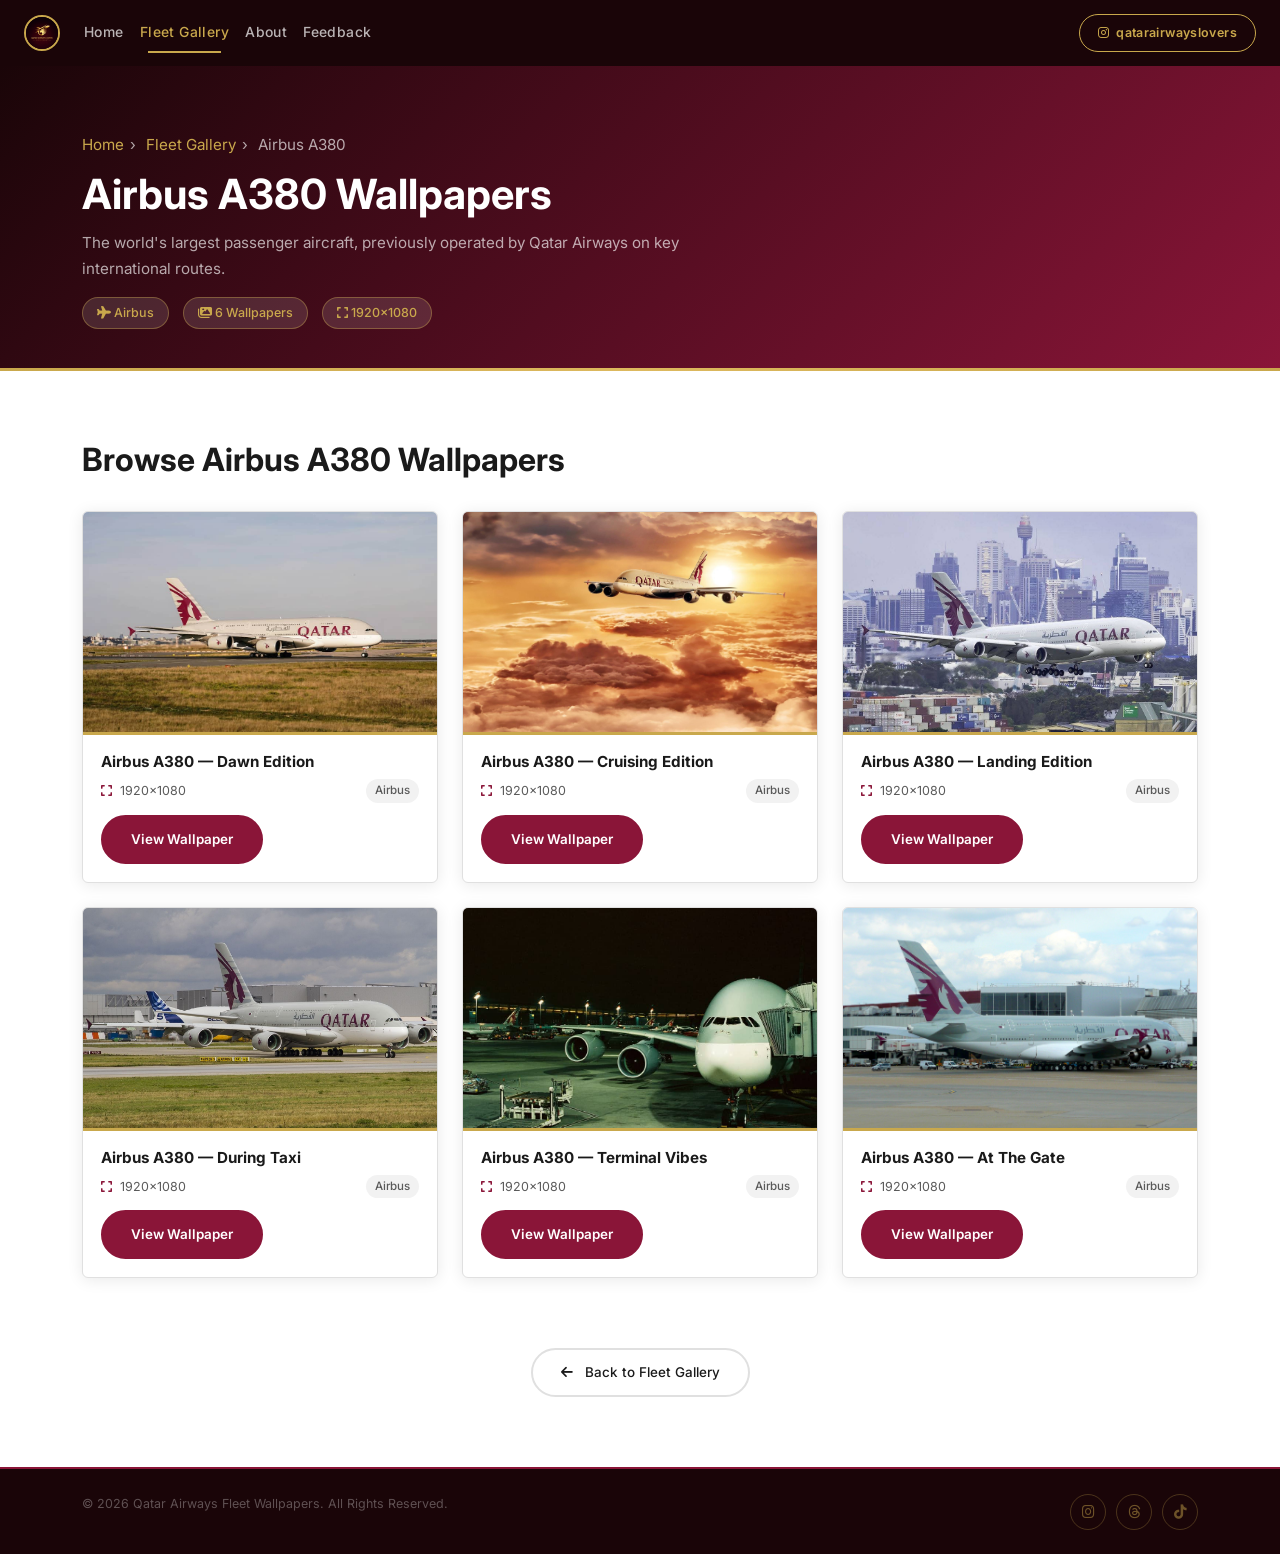
<file: a380.html>
<!DOCTYPE html>
<html lang="en">
<head>
  <meta charset="UTF-8">
  <meta name="viewport" content="width=device-width, initial-scale=1.0">
  <meta name="description" content="Browse HD wallpapers of the Qatar Airways Airbus A380. Download free aviation wallpapers.">
  <title>Airbus A380 Wallpapers — Qatar Airways Fleet</title>
  <link href="https://cdn.jsdelivr.net/npm/bootstrap@5.3.2/dist/css/bootstrap.min.css" rel="stylesheet">
  <link href="https://cdnjs.cloudflare.com/ajax/libs/font-awesome/6.5.0/css/all.min.css" rel="stylesheet">
  <link href="https://fonts.googleapis.com/css2?family=Inter:wght@300;400;500;600;700&display=swap" rel="stylesheet">
  <link rel="stylesheet" href="css/style.css">
  <style>
    /* Aircraft wallpaper gallery card */
    .wp-gallery-card {
      border: 1px solid var(--mid-grey);
      border-radius: var(--radius);
      overflow: hidden;
      background: var(--white);
      box-shadow: var(--shadow);
      height: 100%;
      transition: transform var(--tr), box-shadow var(--tr), border-color var(--tr);
    }
    .wp-gallery-card:hover {
      transform: translateY(-8px);
      box-shadow: var(--shadow-lg);
      border-color: var(--gold);
    }
    .wp-gallery-img {
      position: relative;
      overflow: hidden;
      height: 220px;
      background: var(--light-grey);
    }
    .wp-gallery-img img {
      width: 100%; height: 100%;
      object-fit: cover;
      transition: transform 0.7s ease;
    }
    .wp-gallery-card:hover .wp-gallery-img img { transform: scale(1.07); }
    .wp-gallery-overlay {
      position: absolute; inset: 0;
      background: rgba(26,5,8,0.78);
      display: flex; align-items: center; justify-content: center;
      opacity: 0;
      transition: opacity var(--tr);
    }
    .wp-gallery-card:hover .wp-gallery-overlay { opacity: 1; }
    .wp-gallery-body { padding: 18px; border-top: 3px solid var(--gold); }
    .wp-gallery-title { font-size: 0.95rem; font-weight: 700; margin-bottom: 8px; color: var(--text-dark); }
    .wp-gallery-meta { display: flex; align-items: center; justify-content: space-between; font-size: 0.78rem; color: var(--text-grey); margin-bottom: 4px; }
    .wp-gallery-res i { margin-right: 4px; color: var(--maroon); }
    .wp-gallery-maker { background: var(--light-grey); padding: 2px 9px; border-radius: 20px; font-size: 0.72rem; font-weight: 500; }

    /* Hero banner for aircraft page */
    .aircraft-hero {
      background: linear-gradient(135deg, var(--maroon-dark) 0%, var(--maroon) 100%);
      padding: 56px 0 42px;
      position: relative;
      overflow: hidden;
    }
    .aircraft-hero::after {
      content: '';
      position: absolute;
      bottom: 0; left: 0; right: 0;
      height: 3px;
      background: linear-gradient(to right, var(--gold), var(--gold-light), var(--gold));
    }
    .aircraft-hero h1 { font-size: clamp(1.8rem,3.5vw,2.6rem); font-weight: 700; color: #fff; margin-bottom: 6px; }
    .aircraft-hero .aircraft-meta { display: flex; align-items: center; gap: 14px; flex-wrap: wrap; margin-top: 10px; }
    .aircraft-hero .meta-badge {
      background: rgba(255,255,255,0.12);
      border: 1px solid rgba(201,168,76,0.4);
      color: var(--gold);
      font-size: 0.78rem; font-weight: 500;
      padding: 4px 14px; border-radius: 50px;
    }
    .aircraft-hero p { font-size: 0.95rem; color: rgba(255,255,255,0.65); max-width: 600px; margin-top: 10px; }
    .breadcrumb-nav { font-size: 0.82rem; color: rgba(255,255,255,0.45); margin-bottom: 12px; }
    .breadcrumb-nav a { color: var(--gold); transition: opacity 0.2s; }
    .breadcrumb-nav a:hover { opacity: 0.8; }
    .breadcrumb-nav span { margin: 0 6px; }
  </style>
</head>
<body>

<header>
  <nav class="navbar navbar-expand-lg site-nav" id="mainNav">
    <div class="container-fluid px-4">
      <a class="navbar-brand" href="index.html">
        <img src="images/qr lovers logo/QR Lovers Community Logo.jpeg" alt="Qatar Airways Lovers Logo" class="logo-img" onerror="this.style.display='none'">
      </a>
      <button class="navbar-toggler border-0" type="button" data-bs-toggle="collapse" data-bs-target="#navMenu" aria-expanded="false" aria-label="Toggle navigation">
        <span class="navbar-toggler-icon"></span>
      </button>
      <div class="collapse navbar-collapse" id="navMenu">
        <ul class="navbar-nav me-auto mb-2 mb-lg-0">
          <li class="nav-item"><a class="nav-link" href="index.html">Home</a></li>
          <li class="nav-item"><a class="nav-link active" href="fleet gallery.html">Fleet Gallery</a></li>
          <li class="nav-item"><a class="nav-link" href="about.html">About</a></li>
          <li class="nav-item"><a class="nav-link" href="feedback.html">Feedback</a></li>
        </ul>
        <a href="https://instagram.com/qatarairwayslovers" target="_blank" rel="noopener noreferrer" class="ig-btn">
          <i class="fab fa-instagram"></i> qatarairwayslovers
        </a>
      </div>
    </div>
  </nav>
</header>

<main>

  <!-- AIRCRAFT HERO BANNER -->
  <div class="aircraft-hero">
    <div class="container">
      <p class="breadcrumb-nav">
        <a href="index.html">Home</a><span>›</span>
        <a href="fleet gallery.html">Fleet Gallery</a><span>›</span>
        Airbus A380
      </p>
      <h1>Airbus A380 Wallpapers</h1>
      <p>The world's largest passenger aircraft, previously operated by Qatar Airways on key international routes.</p>
      <div class="aircraft-meta">
        <span class="meta-badge"><i class="fa fa-plane"></i> Airbus</span>
        <span class="meta-badge"><i class="fa fa-images"></i> 6 Wallpapers</span>
        <span class="meta-badge"><i class="fa fa-expand"></i> 1920×1080</span>
      </div>
    </div>
  </div>

  <!-- WALLPAPER GRID -->
  <section style="padding: 70px 0;" id="wallpaper-grid">
    <div class="container">
      <h2 class="section-title fade-up">Browse Airbus A380 Wallpapers</h2>
      <div class="row g-4">
        
        <div class="col-lg-4 col-md-6 fade-up">
          <article class="wp-gallery-card">
            <div class="wp-gallery-img">
              <img src="images/a380/At Dawn.jpeg"
                alt="Airbus A380 — Dawn Edition"
                loading="lazy"
                onerror="this.outerHTML='<div class='img-ph' style='height:220px'><i class='fa fa-image'></i><span>Airbus A380</span></div>'">
              <div class="wp-gallery-overlay">
                <a href="aircraft.html?type=a380&variant=1" class="btn-maroon">
                  <i class="fa fa-eye"></i> View Wallpaper
                </a>
              </div>
            </div>
            <div class="wp-gallery-body">
              <h3 class="wp-gallery-title">Airbus A380 — Dawn Edition</h3>
              <p class="wp-gallery-meta">
                <span class="wp-gallery-res"><i class="fa fa-expand"></i> 1920×1080</span>
                <span class="wp-gallery-maker">Airbus</span>
              </p>
              <a href="aircraft.html?type=a380&variant=1" class="btn-dark-pill mt-2 d-inline-block">
                View Wallpaper
              </a>
            </div>
          </article>
        </div>
        <div class="col-lg-4 col-md-6 fade-up delay-1">
          <article class="wp-gallery-card">
            <div class="wp-gallery-img">
              <img src="images/a380/Sky Surfing.jpg"
                alt="Airbus A380 — Cruising Edition"
                loading="lazy"
                onerror="this.outerHTML='<div class='img-ph' style='height:220px'><i class='fa fa-image'></i><span>Airbus A380</span></div>'">
              <div class="wp-gallery-overlay">
                <a href="aircraft.html?type=a380&variant=2" class="btn-maroon">
                  <i class="fa fa-eye"></i> View Wallpaper
                </a>
              </div>
            </div>
            <div class="wp-gallery-body">
              <h3 class="wp-gallery-title">Airbus A380 — Cruising Edition</h3>
              <p class="wp-gallery-meta">
                <span class="wp-gallery-res"><i class="fa fa-expand"></i> 1920×1080</span>
                <span class="wp-gallery-maker">Airbus</span>
              </p>
              <a href="aircraft.html?type=a380&variant=2" class="btn-dark-pill mt-2 d-inline-block">
                View Wallpaper
              </a>
            </div>
          </article>
        </div>
        <div class="col-lg-4 col-md-6 fade-up delay-2">
          <article class="wp-gallery-card">
            <div class="wp-gallery-img">
              <img src="images/a380/On Final.jpg"
                alt="Airbus A380 — Landing Edition"
                loading="lazy"
                onerror="this.outerHTML='<div class='img-ph' style='height:220px'><i class='fa fa-image'></i><span>Airbus A380</span></div>'">
              <div class="wp-gallery-overlay">
                <a href="aircraft.html?type=a380&variant=3" class="btn-maroon">
                  <i class="fa fa-eye"></i> View Wallpaper
                </a>
              </div>
            </div>
            <div class="wp-gallery-body">
              <h3 class="wp-gallery-title">Airbus A380 — Landing Edition</h3>
              <p class="wp-gallery-meta">
                <span class="wp-gallery-res"><i class="fa fa-expand"></i> 1920×1080</span>
                <span class="wp-gallery-maker">Airbus</span>
              </p>
              <a href="aircraft.html?type=a380&variant=3" class="btn-dark-pill mt-2 d-inline-block">
                View Wallpaper
              </a>
            </div>
          </article>
        </div>
        <div class="col-lg-4 col-md-6 fade-up delay-1">
          <article class="wp-gallery-card">
            <div class="wp-gallery-img">
              <img src="images/a380/During Taxi.jpg"
                alt="Airbus A380 — During Taxi"
                loading="lazy"
                onerror="this.outerHTML='<div class='img-ph' style='height:220px'><i class='fa fa-image'></i><span>Airbus A380</span></div>'">
              <div class="wp-gallery-overlay">
                <a href="aircraft.html?type=a380&variant=4" class="btn-maroon">
                  <i class="fa fa-eye"></i> View Wallpaper
                </a>
              </div>
            </div>
            <div class="wp-gallery-body">
              <h3 class="wp-gallery-title">Airbus A380 — During Taxi</h3>
              <p class="wp-gallery-meta">
                <span class="wp-gallery-res"><i class="fa fa-expand"></i> 1920×1080</span>
                <span class="wp-gallery-maker">Airbus</span>
              </p>
              <a href="aircraft.html?type=a380&variant=4" class="btn-dark-pill mt-2 d-inline-block">
                View Wallpaper
              </a>
            </div>
          </article>
        </div>
        <div class="col-lg-4 col-md-6 fade-up delay-2">
          <article class="wp-gallery-card">
            <div class="wp-gallery-img">
              <img src="images/a380/Terminal Vibes.jpeg"
                alt="Airbus A380 — Terminal Vibes"
                loading="lazy"
                onerror="this.outerHTML='<div class='img-ph' style='height:220px'><i class='fa fa-image'></i><span>Airbus A380</span></div>'">
              <div class="wp-gallery-overlay">
                <a href="aircraft.html?type=a380&variant=5" class="btn-maroon">
                  <i class="fa fa-eye"></i> View Wallpaper
                </a>
              </div>
            </div>
            <div class="wp-gallery-body">
              <h3 class="wp-gallery-title">Airbus A380 — Terminal Vibes</h3>
              <p class="wp-gallery-meta">
                <span class="wp-gallery-res"><i class="fa fa-expand"></i> 1920×1080</span>
                <span class="wp-gallery-maker">Airbus</span>
              </p>
              <a href="aircraft.html?type=a380&variant=5" class="btn-dark-pill mt-2 d-inline-block">
                View Wallpaper
              </a>
            </div>
          </article>
        </div>
        <div class="col-lg-4 col-md-6 fade-up delay-3">
          <article class="wp-gallery-card">
            <div class="wp-gallery-img">
              <img src="images/a380/At The Gate.jpg"
                alt="Airbus A380 — At The Gate"
                loading="lazy"
                onerror="this.outerHTML='<div class='img-ph' style='height:220px'><i class='fa fa-image'></i><span>Airbus A380</span></div>'">
              <div class="wp-gallery-overlay">
                <a href="aircraft.html?type=a380&variant=6" class="btn-maroon">
                  <i class="fa fa-eye"></i> View Wallpaper
                </a>
              </div>
            </div>
            <div class="wp-gallery-body">
              <h3 class="wp-gallery-title">Airbus A380 — At The Gate</h3>
              <p class="wp-gallery-meta">
                <span class="wp-gallery-res"><i class="fa fa-expand"></i> 1920×1080</span>
                <span class="wp-gallery-maker">Airbus</span>
              </p>
              <a href="aircraft.html?type=a380&variant=6" class="btn-dark-pill mt-2 d-inline-block">
                View Wallpaper
              </a>
            </div>
          </article>
        </div>
      </div>
    </div>
  </section>

  <!-- BACK TO FLEET -->
  <section style="padding: 0 0 70px; text-align:center;">
    <div class="container fade-up">
      <a href="fleet gallery.html" class="btn-outline-pill">
        <i class="fa fa-arrow-left" style="margin-right:8px"></i> Back to Fleet Gallery
      </a>
    </div>
  </section>

</main>

<footer class="site-footer">
  <div class="container">
    <div class="footer-inner">
      <address class="footer-copy">&copy; <time datetime="2026">2026</time> Qatar Airways Fleet Wallpapers. All Rights Reserved.</address>
      <nav aria-label="Social media links">
        <div class="footer-socials">
          <a href="https://instagram.com/qatarairwayslovers" target="_blank" rel="noopener noreferrer" class="social-link" aria-label="Instagram"><i class="fab fa-instagram"></i></a>
          <a href="#" class="social-link" aria-label="Threads"><i class="fab fa-threads"></i></a>
          <a href="#" class="social-link" aria-label="TikTok"><i class="fab fa-tiktok"></i></a>
        </div>
      </nav>
    </div>
  </div>
</footer>

<script src="https://cdn.jsdelivr.net/npm/bootstrap@5.3.2/dist/js/bootstrap.bundle.min.js"></script>
<script src="js/main.js"></script>
</body>
</html>
</file>
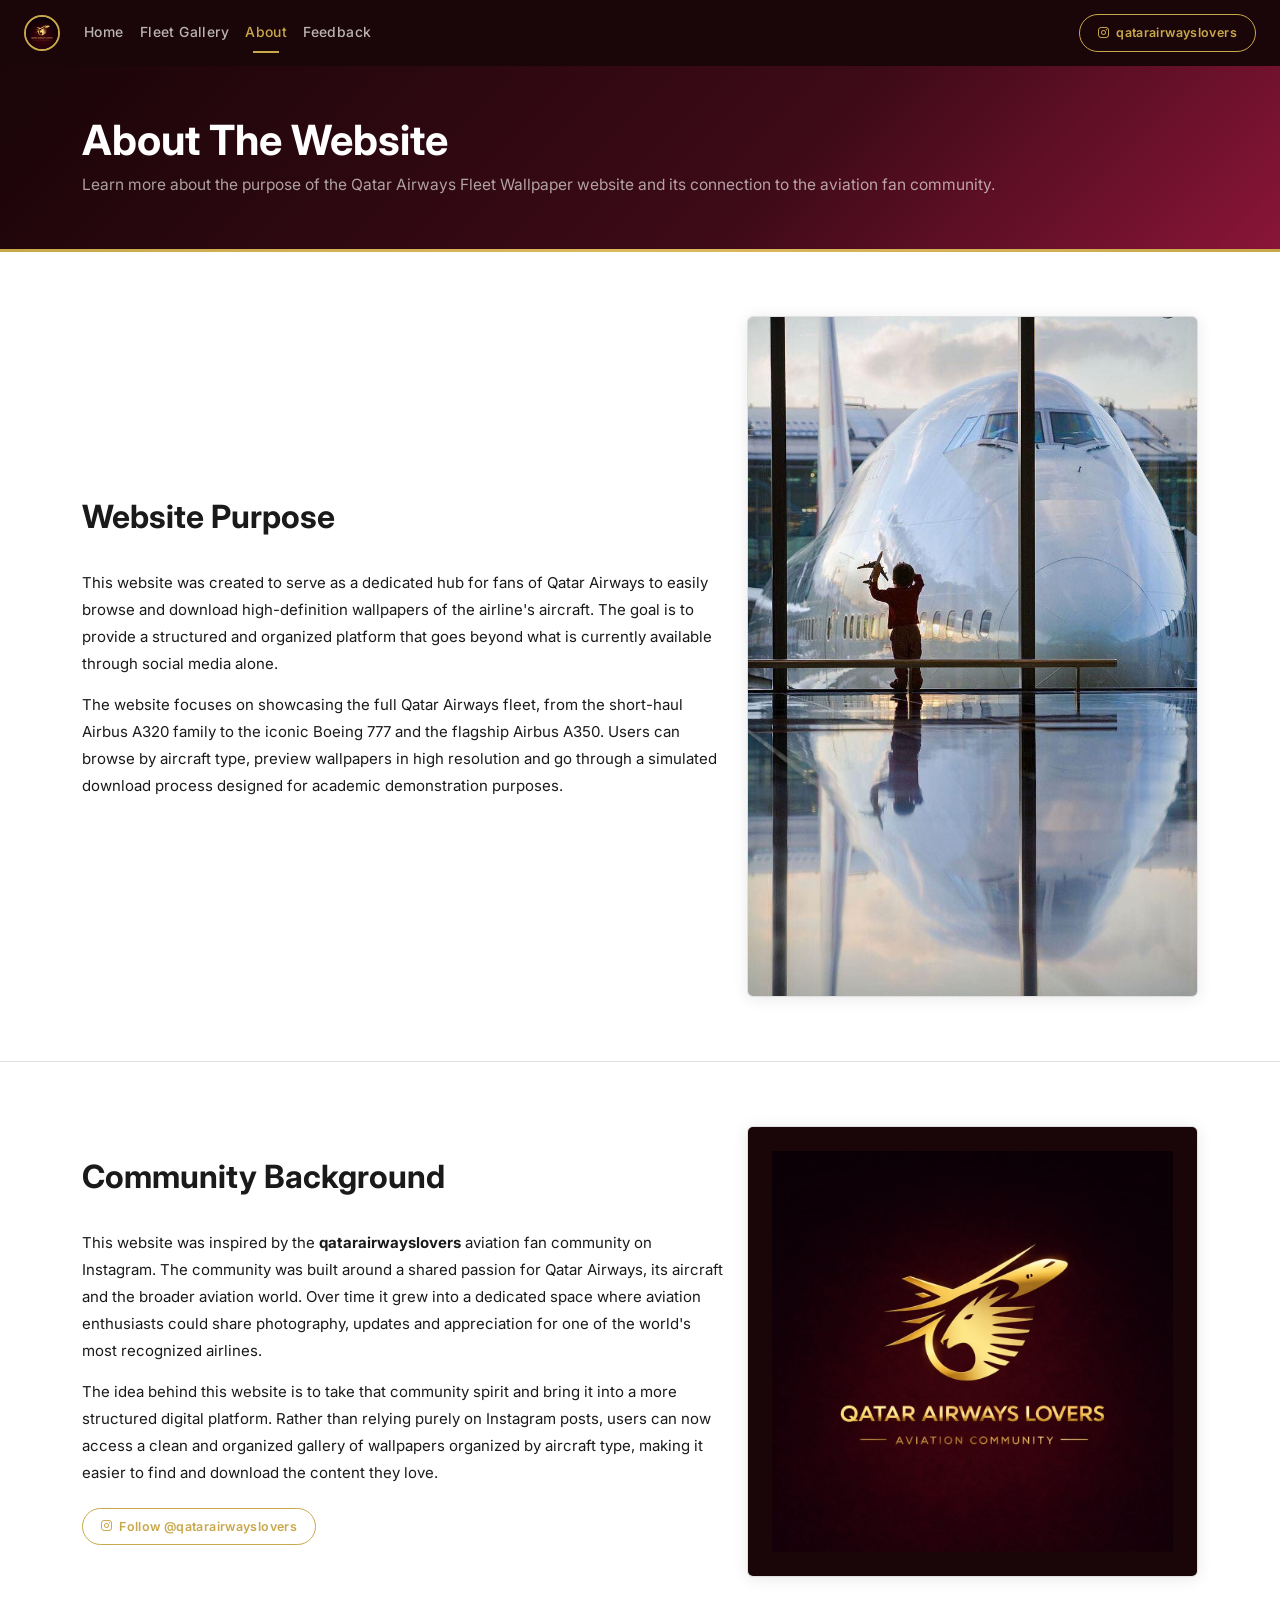
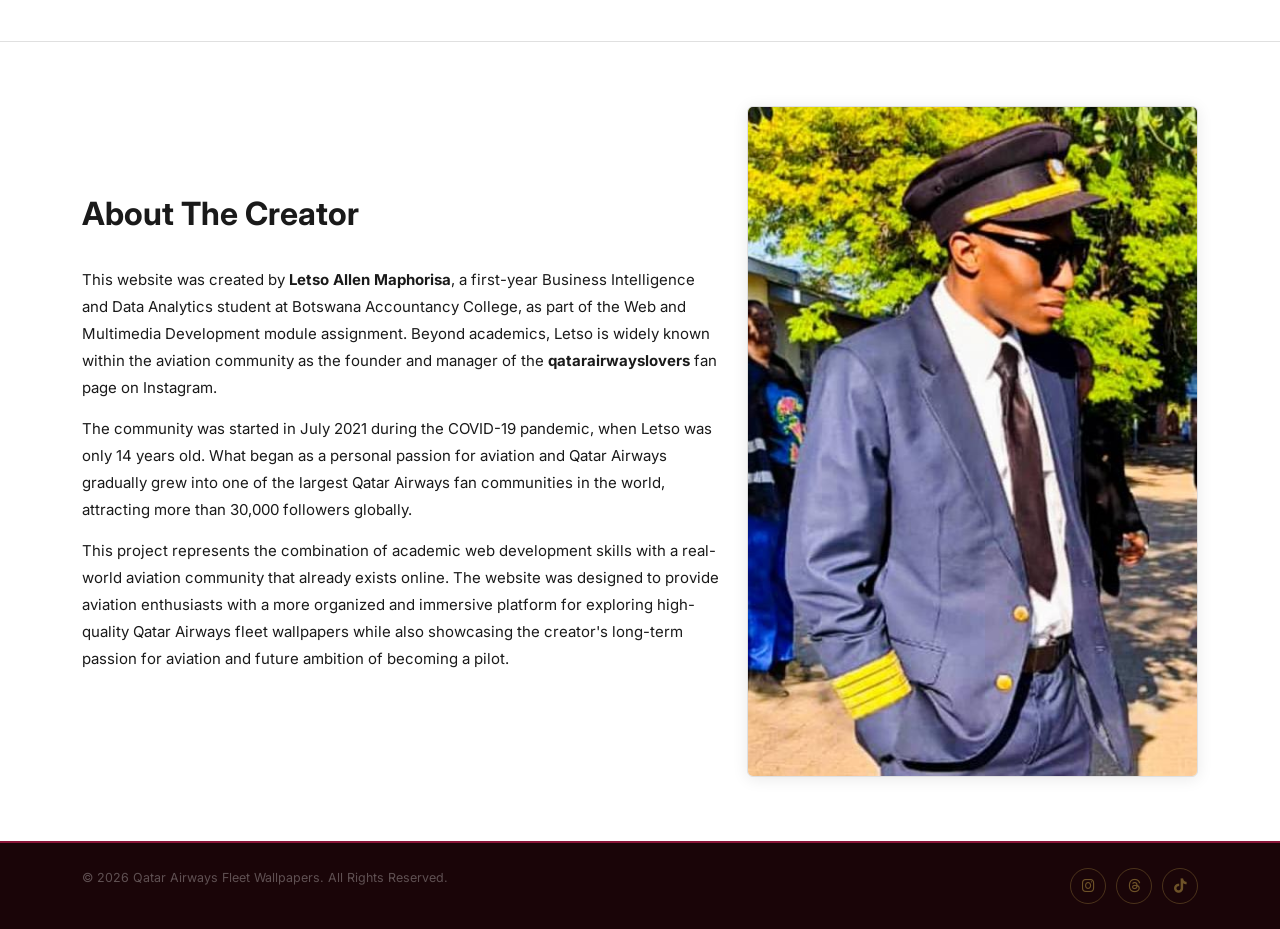
<file: about.html>
<!DOCTYPE html>
<html lang="en">
<head>
  <meta charset="UTF-8">
  <meta name="viewport" content="width=device-width, initial-scale=1.0">
  <title>About — Qatar Airways Fleet Wallpapers</title>

  <link href="https://cdn.jsdelivr.net/npm/bootstrap@5.3.2/dist/css/bootstrap.min.css" rel="stylesheet">
  <link href="https://cdnjs.cloudflare.com/ajax/libs/font-awesome/6.5.0/css/all.min.css" rel="stylesheet">
  <link href="https://fonts.googleapis.com/css2?family=Inter:wght@300;400;500;600;700&display=swap" rel="stylesheet">

  <link rel="stylesheet" href="css/style.css">

  <style>
    /* All about-img-box containers grow to fit their image fully —
       no fixed height, no cropping, no object-fit tricks needed. */
    .about-img-box {
      border-radius: var(--radius, 12px);
      overflow: hidden;
      height: auto;
      background: var(--light-grey, #f5f5f5);
      box-shadow: var(--shadow, 0 4px 20px rgba(0,0,0,.08));
    }

    .about-img-box img {
      width: 100%;
      height: auto;
      display: block;
    }

    /* Community logo — dark background with padding */
    #community .about-img-box img {
      padding: 24px;
      background: #1a0508;
    }
  </style>
</head>

<body>

<header>
  <nav class="navbar navbar-expand-lg site-nav" id="mainNav">
    <div class="container-fluid px-4">

      <a class="navbar-brand" href="index.html">
        <img src="images/qr lovers logo/QR Lovers Community Logo.jpeg"
             alt="Qatar Airways Lovers Logo"
             class="logo-img"
             onerror="this.style.display='none'">
      </a>

      <button class="navbar-toggler border-0"
              type="button"
              data-bs-toggle="collapse"
              data-bs-target="#navMenu"
              aria-expanded="false"
              aria-label="Toggle navigation">
        <span class="navbar-toggler-icon"></span>
      </button>

      <div class="collapse navbar-collapse" id="navMenu">

        <ul class="navbar-nav me-auto mb-2 mb-lg-0">
          <li class="nav-item">
            <a class="nav-link" href="index.html">Home</a>
          </li>

          <li class="nav-item">
            <a class="nav-link" href="fleet gallery.html">Fleet Gallery</a>
          </li>

          <li class="nav-item">
            <a class="nav-link active" aria-current="page" href="about.html">About</a>
          </li>

          <li class="nav-item">
            <a class="nav-link" href="feedback.html">Feedback</a>
          </li>
        </ul>

        <a href="https://instagram.com/qatarairwayslovers"
           target="_blank"
           rel="noopener noreferrer"
           class="ig-btn">
          <i class="fab fa-instagram"></i> qatarairwayslovers
        </a>

      </div>
    </div>
  </nav>
</header>

<main>

  <!-- PAGE BANNER -->
  <div class="page-banner">
    <div class="container">
      <h1 class="fade-up">About The Website</h1>

      <p class="fade-up delay-1">
        Learn more about the purpose of the Qatar Airways Fleet Wallpaper website
        and its connection to the aviation fan community.
      </p>
    </div>
  </div>

  <!-- WEBSITE PURPOSE -->
  <section class="about-section" id="purpose">
    <div class="container">

      <div class="row align-items-center gy-4">

        <!-- TEXT -->
        <div class="col-lg-7 fade-up">

          <h2 class="section-title">Website Purpose</h2>

          <p style="color:var(--grey-text);line-height:1.8;margin-bottom:14px">
            This website was created to serve as a dedicated hub for fans of
            Qatar Airways to easily browse and download high-definition wallpapers
            of the airline's aircraft. The goal is to provide a structured and
            organized platform that goes beyond what is currently available
            through social media alone.
          </p>

          <p style="color:var(--grey-text);line-height:1.8">
            The website focuses on showcasing the full Qatar Airways fleet,
            from the short-haul Airbus A320 family to the iconic Boeing 777
            and the flagship Airbus A350. Users can browse by aircraft type,
            preview wallpapers in high resolution and go through a simulated
            download process designed for academic demonstration purposes.
          </p>

        </div>

        <!-- IMAGE -->
        <div class="col-lg-5 fade-up delay-1">

          <div class="about-img-box">

            <img src="images/qr lovers logo/purpose.jpeg"
                 alt="Qatar Airways aircraft on the tarmac"
                 loading="lazy"

                 onerror="this.outerHTML='<div class=\'img-ph\' style=\'height:260px\'><i class=\'fa fa-plane-arrival\'></i><span>Website Purpose</span></div>'">

          </div>

        </div>

      </div>

    </div>
  </section>

  <!-- COMMUNITY BACKGROUND -->
  <section class="about-section" id="community">

    <div class="container">

      <div class="row align-items-center gy-4">

        <!-- TEXT -->
        <div class="col-lg-7 fade-up">

          <h2 class="section-title">Community Background</h2>

          <p style="color:var(--grey-text);line-height:1.8;margin-bottom:14px">
            This website was inspired by the
            <strong>qatarairwayslovers</strong> aviation fan community on Instagram.
            The community was built around a shared passion for Qatar Airways,
            its aircraft and the broader aviation world. Over time it grew into
            a dedicated space where aviation enthusiasts could share photography,
            updates and appreciation for one of the world's most recognized airlines.
          </p>

          <p style="color:var(--grey-text);line-height:1.8;margin-bottom:22px">
            The idea behind this website is to take that community spirit and
            bring it into a more structured digital platform. Rather than relying
            purely on Instagram posts, users can now access a clean and organized
            gallery of wallpapers organized by aircraft type, making it easier
            to find and download the content they love.
          </p>

          <a href="https://instagram.com/qatarairwayslovers"
             target="_blank"
             rel="noopener noreferrer"
             class="ig-btn">

            <i class="fab fa-instagram"></i>
            Follow @qatarairwayslovers

          </a>

        </div>

        <!-- IMAGE -->
        <div class="col-lg-5 fade-up delay-1">

          <div class="about-img-box">

            <img src="images/qr lovers logo/QR Lovers Community Logo.jpeg"
                 alt="Qatar Airways Lovers Aviation Community Logo"
                 loading="lazy"

                 onerror="this.outerHTML='<div class=\'img-ph\' style=\'height:260px\'><i class=\'fa fa-users\'></i><span>Community</span></div>'">

          </div>

        </div>

      </div>

    </div>

  </section>

  <!-- ABOUT THE CREATOR -->
  <section class="about-section" id="creator">

    <div class="container">

      <div class="row align-items-center gy-4">

        <!-- TEXT -->
        <div class="col-lg-7 fade-up">

          <h2 class="section-title">About The Creator</h2>

          <p style="color:var(--grey-text);line-height:1.8;margin-bottom:14px">
            This website was created by
            <strong>Letso Allen Maphorisa</strong>,
            a first-year Business Intelligence and Data Analytics student at
            Botswana Accountancy College, as part of the Web and Multimedia
            Development module assignment. Beyond academics, Letso is widely
            known within the aviation community as the founder and manager of
            the <strong>qatarairwayslovers</strong> fan page on Instagram.
          </p>

          <p style="color:var(--grey-text);line-height:1.8;margin-bottom:14px">
            The community was started in July 2021 during the COVID-19 pandemic,
            when Letso was only 14 years old. What began as a personal passion
            for aviation and Qatar Airways gradually grew into one of the largest
            Qatar Airways fan communities in the world, attracting more than
            30,000 followers globally.
          </p>

          <p style="color:var(--grey-text);line-height:1.8">
            This project represents the combination of academic web development
            skills with a real-world aviation community that already exists online.
            The website was designed to provide aviation enthusiasts with a more
            organized and immersive platform for exploring high-quality Qatar Airways
            fleet wallpapers while also showcasing the creator's long-term passion
            for aviation and future ambition of becoming a pilot.
          </p>

        </div>

        <!-- IMAGE -->
        <div class="col-lg-5 fade-up delay-1">

          <div class="about-img-box">

            <img src="images/qr lovers logo/founder.jpeg"
                 alt="About the creator"
                 loading="lazy"

                 onerror="this.outerHTML='<div class=\'img-ph\' style=\'height:260px\'><i class=\'fa fa-user\'></i><span>About The Creator</span></div>'">

          </div>

        </div>

      </div>

    </div>

  </section>

</main>

<footer class="site-footer">

  <div class="container">

    <div class="footer-inner">

      <address class="footer-copy">
        &copy;
        <time datetime="2026">2026</time>
        Qatar Airways Fleet Wallpapers.
        All Rights Reserved.
      </address>

      <nav aria-label="Social media links">

        <div class="footer-socials">

          <a href="https://instagram.com/qatarairwayslovers"
             target="_blank"
             rel="noopener noreferrer"
             class="social-link"
             aria-label="Instagram">

            <i class="fab fa-instagram"></i>

          </a>

          <a href="#"
             class="social-link"
             aria-label="Threads">

            <i class="fab fa-threads"></i>

          </a>

          <a href="#"
             class="social-link"
             aria-label="TikTok">

            <i class="fab fa-tiktok"></i>

          </a>

        </div>

      </nav>

    </div>

  </div>

</footer>

<script src="https://cdn.jsdelivr.net/npm/bootstrap@5.3.2/dist/js/bootstrap.bundle.min.js"></script>
<script src="js/main.js"></script>

</body>
</html>
</file>
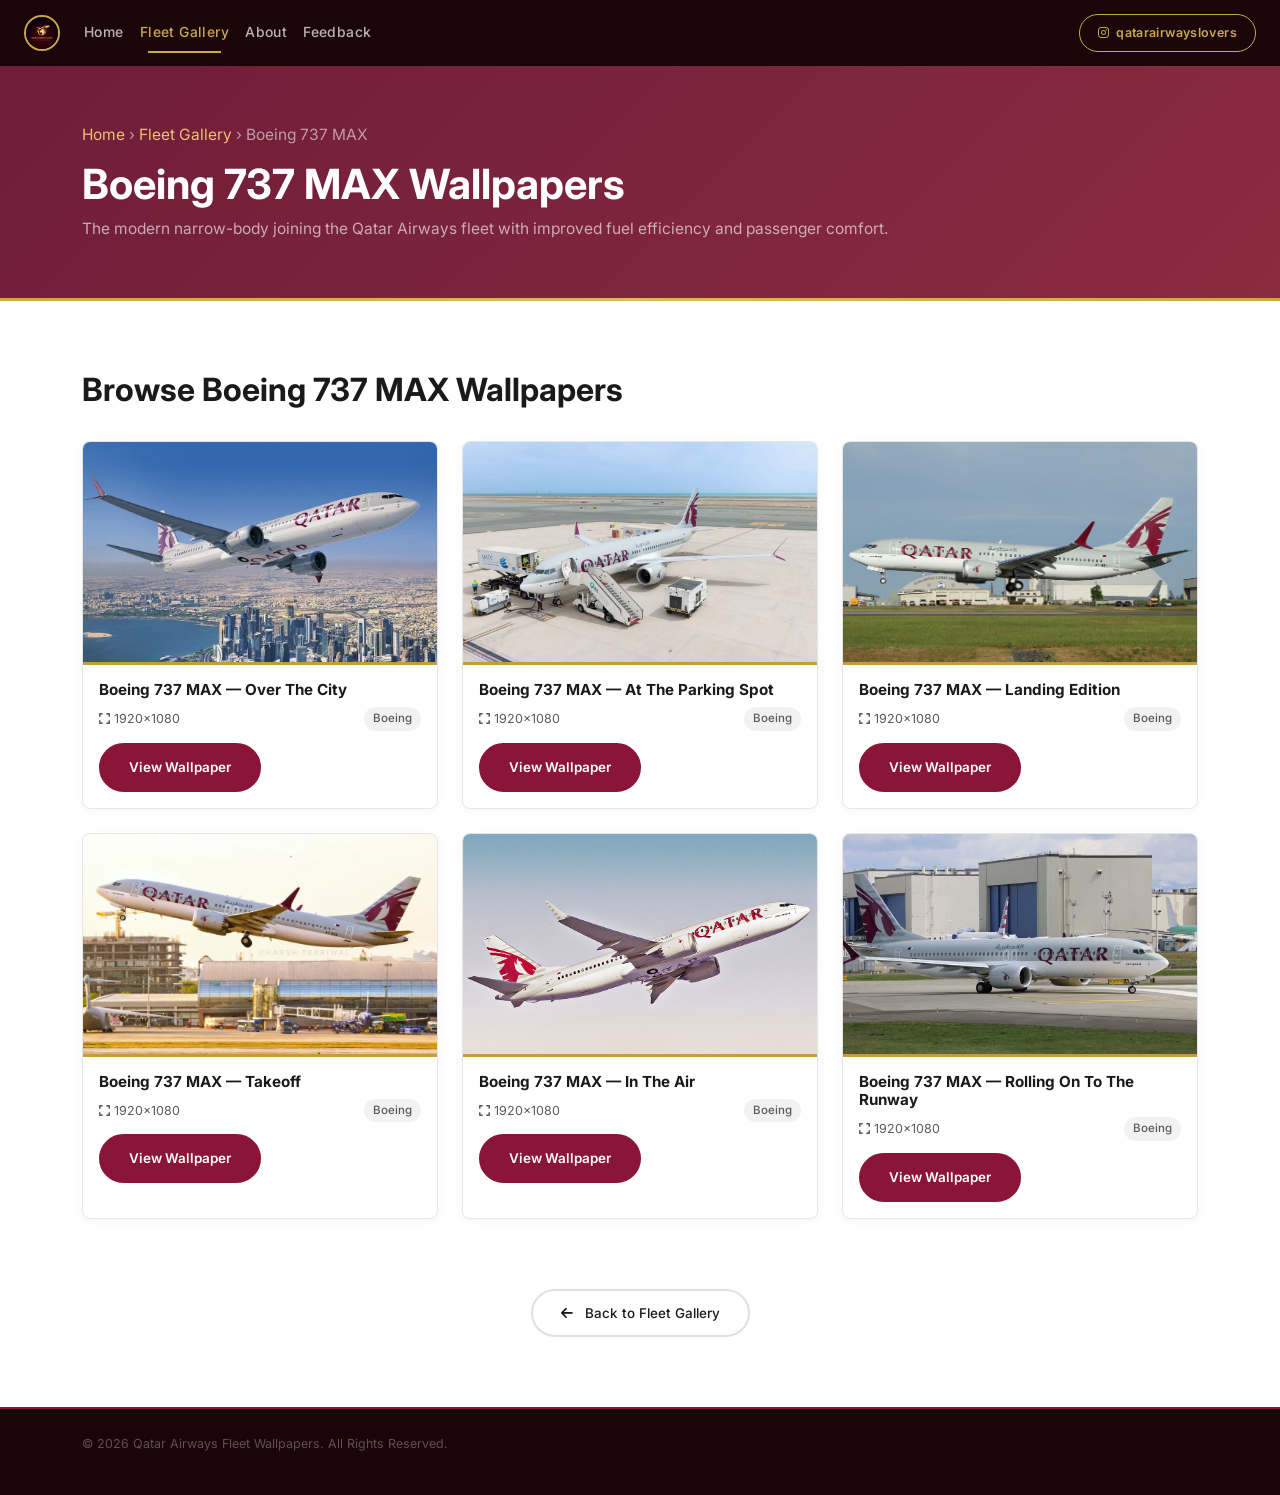
<file: b737max.html>
<!DOCTYPE html>
<html lang="en">
<head>
  <meta charset="utf-8" />
  <meta name="viewport" content="width=device-width,initial-scale=1" />
  <meta name="description" content="Browse HD wallpapers of the Qatar Airways Boeing 737 MAX." />
  <title>Boeing 737 MAX Wallpapers — Qatar Airways Fleet</title>

  <link href="https://cdn.jsdelivr.net/npm/bootstrap@5.3.2/dist/css/bootstrap.min.css" rel="stylesheet">
  <link href="https://cdnjs.cloudflare.com/ajax/libs/font-awesome/6.5.0/css/all.min.css" rel="stylesheet">
  <link href="https://fonts.googleapis.com/css2?family=Inter:wght@300;400;500;600;700&display=swap" rel="stylesheet">
  <link rel="stylesheet" href="css/style.css">

  <style>
    .wp-gallery-card { border:1px solid #e6e6e6; border-radius:8px; overflow:hidden; background:#fff; box-shadow:0 2px 8px rgba(0,0,0,0.04); height:100%; transition:transform .25s; }
    .wp-gallery-img { position:relative; height:220px; background:#f6f6f6; overflow:hidden; }
    .wp-gallery-img img { width:100%; height:100%; object-fit:cover; display:block; }
    .wp-gallery-overlay { position:absolute; inset:0; display:flex; align-items:center; justify-content:center; background:rgba(0,0,0,0.45); opacity:0; transition:opacity .2s; }
    .wp-gallery-card:hover .wp-gallery-overlay { opacity:1; }
    .wp-gallery-body { padding:16px; border-top:3px solid #c79b3a; }
  </style>
</head>
<body>

<header>
  <nav class="navbar navbar-expand-lg site-nav" id="mainNav">
    <div class="container-fluid px-4">
      <a class="navbar-brand" href="index.html">
        <img src="images/qr lovers logo/QR Lovers Community Logo.jpeg" alt="Qatar Airways Lovers Logo" class="logo-img" onerror="this.style.display='none'">
      </a>
      <button class="navbar-toggler border-0" type="button" data-bs-toggle="collapse" data-bs-target="#navMenu" aria-expanded="false" aria-label="Toggle navigation">
        <span class="navbar-toggler-icon"></span>
      </button>
      <div class="collapse navbar-collapse" id="navMenu">
        <ul class="navbar-nav me-auto mb-2 mb-lg-0">
          <li class="nav-item"><a class="nav-link" href="index.html">Home</a></li>
          <li class="nav-item"><a class="nav-link active" href="fleet%20gallery.html">Fleet Gallery</a></li>
          <li class="nav-item"><a class="nav-link" href="about.html">About</a></li>
          <li class="nav-item"><a class="nav-link" href="feedback.html">Feedback</a></li>
        </ul>
        <a href="https://instagram.com/qatarairwayslovers" target="_blank" rel="noopener noreferrer" class="ig-btn">
          <i class="fab fa-instagram"></i> qatarairwayslovers
        </a>
      </div>
    </div>
  </nav>
</header>

<main>
  <div class="aircraft-hero" style="background:linear-gradient(135deg,#6f1d3a,#8a2b3f);padding:56px 0 42px;color:#fff;">
    <div class="container">
      <p style="opacity:.9;margin-bottom:12px;"><a href="index.html" style="color:#ffd27a">Home</a> › <a href="fleet%20gallery.html" style="color:#ffd27a">Fleet Gallery</a> › Boeing 737 MAX</p>
      <h1>Boeing 737 MAX Wallpapers</h1>
      <p>The modern narrow-body joining the Qatar Airways fleet with improved fuel efficiency and passenger comfort.</p>
    </div>
  </div>

  <section style="padding:70px 0;">
    <div class="container">
      <h2 class="section-title fade-up">Browse Boeing 737 MAX Wallpapers</h2>
      <div class="row g-4">

        <!-- Card 1 -->
        <div class="col-lg-4 col-md-6 fade-up">
          <article class="wp-gallery-card">
            <div class="wp-gallery-img">
              <img src="images/b737max/Over The City.avif" alt="Boeing 737 MAX — Over The City" loading="lazy"
                   onerror="this.outerHTML='<div class=\'img-ph\' style=\'height:220px\'><i class=\'fa fa-image\'></i><span>Boeing 737 MAX</span></div>'">
              <div class="wp-gallery-overlay">
                <a href="aircraft.html?type=b737max&id=b737max_1&img=images/b737max/Over%20The%20City.avif&title=Boeing%20737%20MAX%20-%20Over%20The%20City&resolution=1920x1080" class="btn-maroon">
                  <i class="fa fa-eye"></i> View Wallpaper
                </a>
              </div>
            </div>
            <div class="wp-gallery-body">
              <h3 class="wp-gallery-title">Boeing 737 MAX — Over The City</h3>
              <p class="wp-gallery-meta"><span><i class="fa fa-expand"></i> 1920×1080</span><span class="wp-gallery-maker">Boeing</span></p>
              <a href="aircraft.html?type=b737max&id=b737max_1&img=images/b737max/Over%20The%20City.avif&title=Boeing%20737%20MAX%20-%20Over%20The%20City&resolution=1920x1080" class="btn-dark-pill mt-2 d-inline-block">View Wallpaper</a>
            </div>
          </article>
        </div>

        <!-- Card 2 -->
        <div class="col-lg-4 col-md-6 fade-up delay-1">
          <article class="wp-gallery-card">
            <div class="wp-gallery-img">
              <img src="images/b737max/At The Parking Spot.webp" alt="Boeing 737 MAX — At The Parking Spot" loading="lazy"
                   onerror="this.outerHTML='<div class=\'img-ph\' style=\'height:220px\'><i class=\'fa fa-image\'></i><span>Boeing 737 MAX</span></div>'">
              <div class="wp-gallery-overlay">
                <a href="aircraft.html?type=b737max&id=b737max_2&img=images/b737max/At%20The%20Parking%20Spot.webp&title=Boeing%20737%20MAX%20-%20At%20The%20Parking%20Spot&resolution=1920x1080" class="btn-maroon">
                  <i class="fa fa-eye"></i> View Wallpaper
                </a>
              </div>
            </div>
            <div class="wp-gallery-body">
              <h3 class="wp-gallery-title">Boeing 737 MAX — At The Parking Spot</h3>
              <p class="wp-gallery-meta"><span><i class="fa fa-expand"></i> 1920×1080</span><span class="wp-gallery-maker">Boeing</span></p>
              <a href="aircraft.html?type=b737max&id=b737max_2&img=images/b737max/At%20The%20Parking%20Spot.webp&title=Boeing%20737%20MAX%20-%20At%20The%20Parking%20Spot&resolution=1920x1080" class="btn-dark-pill mt-2 d-inline-block">View Wallpaper</a>
            </div>
          </article>
        </div>

        <!-- Card 3 -->
        <div class="col-lg-4 col-md-6 fade-up delay-2">
          <article class="wp-gallery-card">
            <div class="wp-gallery-img">
              <img src="images/b737max/On Final.jpg" alt="Boeing 737 MAX — Landing Edition" loading="lazy"
                   onerror="this.outerHTML='<div class=\'img-ph\' style=\'height:220px\'><i class=\'fa fa-image\'></i><span>Boeing 737 MAX</span></div>'">
              <div class="wp-gallery-overlay">
                <a href="aircraft.html?type=b737max&id=b737max_3&img=images/b737max/On%20Final.jpg&title=Boeing%20737%20MAX%20-%20Landing%20Edition&resolution=1920x1080" class="btn-maroon">
                  <i class="fa fa-eye"></i> View Wallpaper
                </a>
              </div>
            </div>
            <div class="wp-gallery-body">
              <h3 class="wp-gallery-title">Boeing 737 MAX — Landing Edition</h3>
              <p class="wp-gallery-meta"><span><i class="fa fa-expand"></i> 1920×1080</span><span class="wp-gallery-maker">Boeing</span></p>
              <a href="aircraft.html?type=b737max&id=b737max_3&img=images/b737max/On%20Final.jpg&title=Boeing%20737%20MAX%20-%20Landing%20Edition&resolution=1920x1080" class="btn-dark-pill mt-2 d-inline-block">View Wallpaper</a>
            </div>
          </article>
        </div>

        <!-- Card 4 -->
        <div class="col-lg-4 col-md-6 fade-up delay-1">
          <article class="wp-gallery-card">
            <div class="wp-gallery-img">
              <img src="images/b737max/Takeoff.webp" alt="Boeing 737 MAX — Takeoff" loading="lazy"
                   onerror="this.outerHTML='<div class=\'img-ph\' style=\'height:220px\'><i class=\'fa fa-image\'></i><span>Boeing 737 MAX</span></div>'">
              <div class="wp-gallery-overlay">
                <a href="aircraft.html?type=b737max&id=b737max_4&img=images/b737max/Takeoff.webp&title=Boeing%20737%20MAX%20-%20Takeoff&resolution=1920x1080" class="btn-maroon">
                  <i class="fa fa-eye"></i> View Wallpaper
                </a>
              </div>
            </div>
            <div class="wp-gallery-body">
              <h3 class="wp-gallery-title">Boeing 737 MAX — Takeoff</h3>
              <p class="wp-gallery-meta"><span><i class="fa fa-expand"></i> 1920×1080</span><span class="wp-gallery-maker">Boeing</span></p>
              <a href="aircraft.html?type=b737max&id=b737max_4&img=images/b737max/Takeoff.webp&title=Boeing%20737%20MAX%20-%20Takeoff&resolution=1920x1080" class="btn-dark-pill mt-2 d-inline-block">View Wallpaper</a>
            </div>
          </article>
        </div>

        <!-- Card 5 -->
        <div class="col-lg-4 col-md-6 fade-up delay-2">
          <article class="wp-gallery-card">
            <div class="wp-gallery-img">
              <img src="images/b737max/In The Air.jpg" alt="Boeing 737 MAX — In The Air" loading="lazy"
                   onerror="this.outerHTML='<div class=\'img-ph\' style=\'height:220px\'><i class=\'fa fa-image\'></i><span>Boeing 737 MAX</span></div>'">
              <div class="wp-gallery-overlay">
                <a href="aircraft.html?type=b737max&id=b737max_5&img=images/b737max/In%20The%20Air.jpg&title=Boeing%20737%20MAX%20-%20In%20The%20Air&resolution=1920x1080" class="btn-maroon">
                  <i class="fa fa-eye"></i> View Wallpaper
                </a>
              </div>
            </div>
            <div class="wp-gallery-body">
              <h3 class="wp-gallery-title">Boeing 737 MAX — In The Air</h3>
              <p class="wp-gallery-meta"><span><i class="fa fa-expand"></i> 1920×1080</span><span class="wp-gallery-maker">Boeing</span></p>
              <a href="aircraft.html?type=b737max&id=b737max_5&img=images/b737max/In%20The%20Air.jpg&title=Boeing%20737%20MAX%20-%20In%20The%20Air&resolution=1920x1080" class="btn-dark-pill mt-2 d-inline-block">View Wallpaper</a>
            </div>
          </article>
        </div>

        <!-- Card 6 -->
        <div class="col-lg-4 col-md-6 fade-up delay-3">
          <article class="wp-gallery-card">
            <div class="wp-gallery-img">
              <img src="images/b737max/Rolling On To The Runway.jpg" alt="Boeing 737 MAX — Rolling On To The Runway" loading="lazy"
                   onerror="this.outerHTML='<div class=\'img-ph\' style=\'height:220px\'><i class=\'fa fa-image\'></i><span>Boeing 737 MAX</span></div>'">
              <div class="wp-gallery-overlay">
                <a href="aircraft.html?type=b737max&id=b737max_6&img=images/b737max/Rolling%20On%20To%20The%20Runway.jpg&title=Boeing%20737%20MAX%20-%20Rolling%20On%20To%20The%20Runway&resolution=1920x1080" class="btn-maroon">
                  <i class="fa fa-eye"></i> View Wallpaper
                </a>
              </div>
            </div>
            <div class="wp-gallery-body">
              <h3 class="wp-gallery-title">Boeing 737 MAX — Rolling On To The Runway</h3>
              <p class="wp-gallery-meta"><span><i class="fa fa-expand"></i> 1920×1080</span><span class="wp-gallery-maker">Boeing</span></p>
              <a href="aircraft.html?type=b737max&id=b737max_6&img=images/b737max/Rolling%20On%20To%20The%20Runway.jpg&title=Boeing%20737%20MAX%20-%20Rolling%20On%20To%20The%20Runway&resolution=1920x1080" class="btn-dark-pill mt-2 d-inline-block">View Wallpaper</a>
            </div>
          </article>
        </div>

      </div>
    </div>
  </section>

  <section style="padding:0 0 70px;text-align:center;">
    <div class="container fade-up">
      <a href="fleet%20gallery.html" class="btn-outline-pill"><i class="fa fa-arrow-left" style="margin-right:8px"></i> Back to Fleet Gallery</a>
    </div>
  </section>
</main>

<footer class="site-footer">
  <div class="container">
    <div class="footer-inner">
      <address class="footer-copy">&copy; <time datetime="2026">2026</time> Qatar Airways Fleet Wallpapers. All Rights Reserved.</address>
    </div>
  </div>
</footer>

<script src="https://cdn.jsdelivr.net/npm/bootstrap@5.3.2/dist/js/bootstrap.bundle.min.js"></script>
<script src="js/main.js"></script>
</body>
</html>
</file>
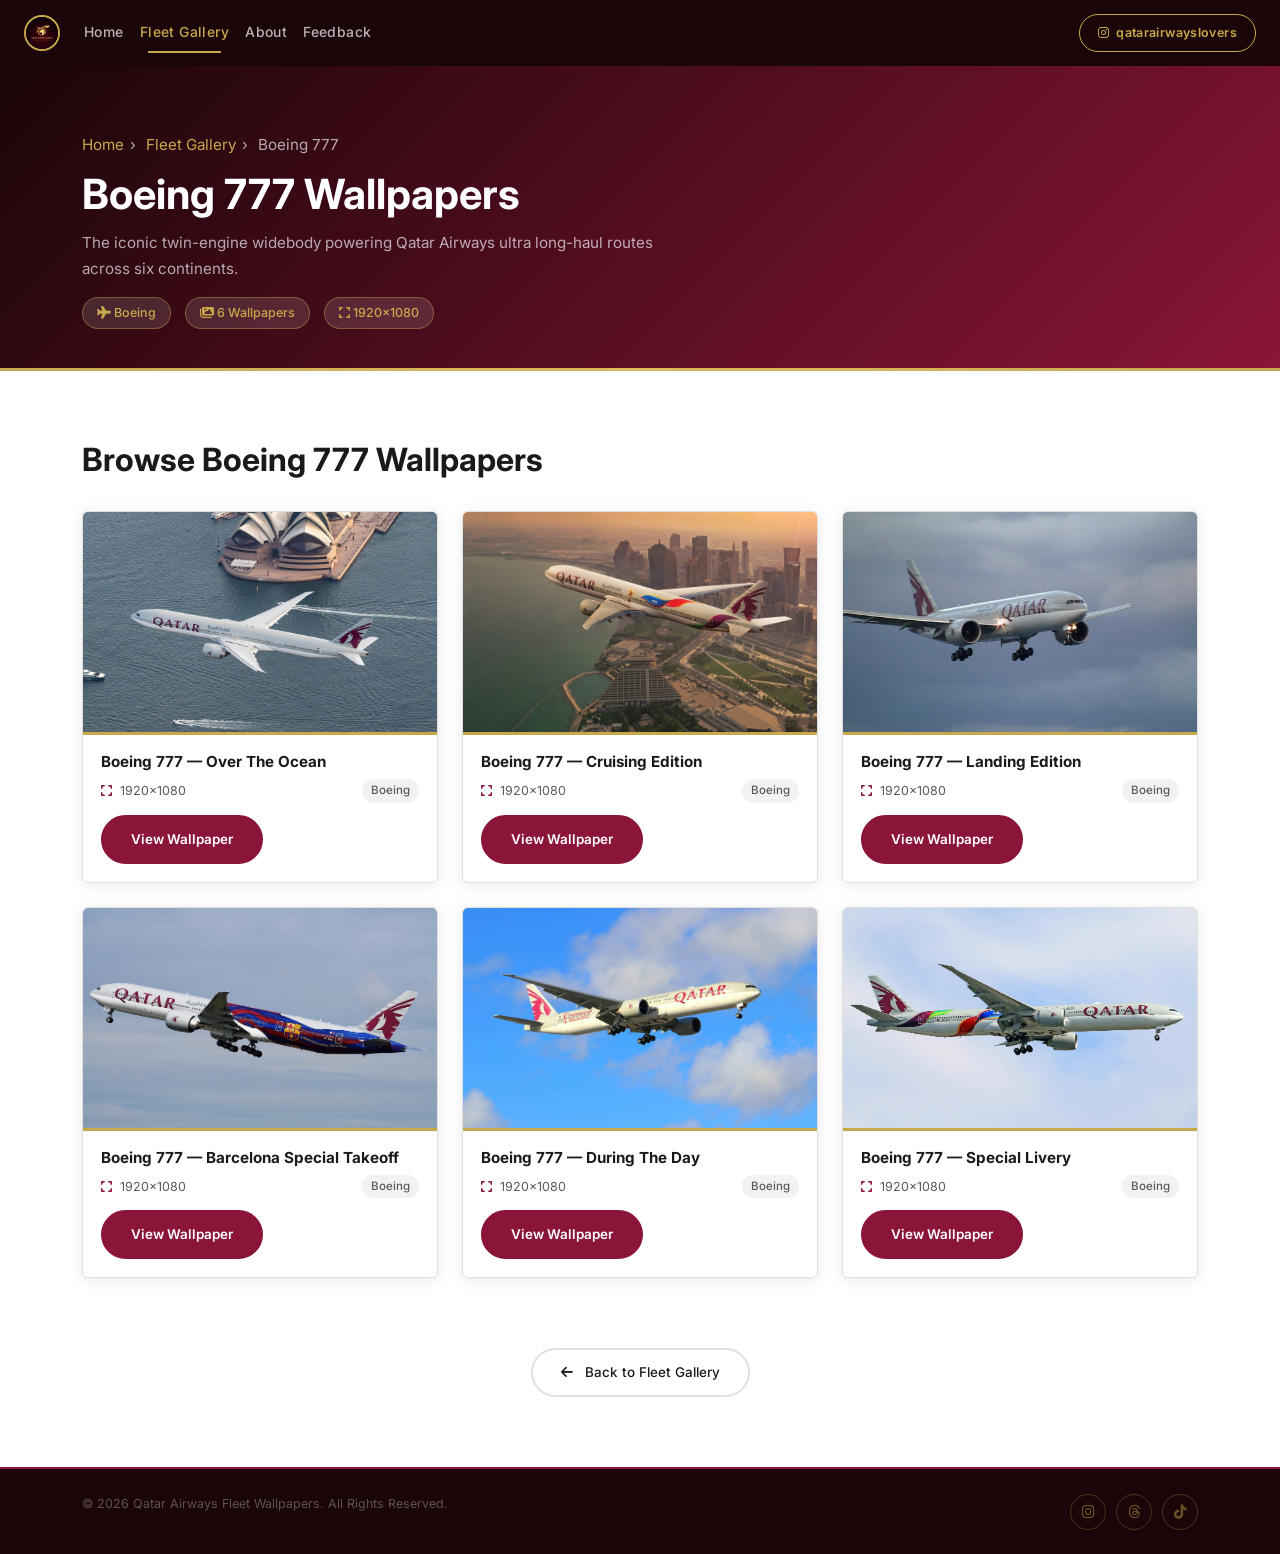
<file: b777.html>
<!DOCTYPE html>
<html lang="en">
<head>
  <meta charset="UTF-8">
  <meta name="viewport" content="width=device-width, initial-scale=1.0">
  <meta name="description" content="Browse HD wallpapers of the Qatar Airways Boeing 777. Download free aviation wallpapers.">
  <title>Boeing 777 Wallpapers — Qatar Airways Fleet</title>
  <link href="https://cdn.jsdelivr.net/npm/bootstrap@5.3.2/dist/css/bootstrap.min.css" rel="stylesheet">
  <link href="https://cdnjs.cloudflare.com/ajax/libs/font-awesome/6.5.0/css/all.min.css" rel="stylesheet">
  <link href="https://fonts.googleapis.com/css2?family=Inter:wght@300;400;500;600;700&display=swap" rel="stylesheet">
  <link rel="stylesheet" href="css/style.css">
  <style>
    /* Aircraft wallpaper gallery card */
    .wp-gallery-card {
      border: 1px solid var(--mid-grey);
      border-radius: var(--radius);
      overflow: hidden;
      background: var(--white);
      box-shadow: var(--shadow);
      height: 100%;
      transition: transform var(--tr), box-shadow var(--tr), border-color var(--tr);
    }
    .wp-gallery-card:hover {
      transform: translateY(-8px);
      box-shadow: var(--shadow-lg);
      border-color: var(--gold);
    }
    .wp-gallery-img {
      position: relative;
      overflow: hidden;
      height: 220px;
      background: var(--light-grey);
    }
    .wp-gallery-img img {
      width: 100%; height: 100%;
      object-fit: cover;
      transition: transform 0.7s ease;
    }
    .wp-gallery-card:hover .wp-gallery-img img { transform: scale(1.07); }
    .wp-gallery-overlay {
      position: absolute; inset: 0;
      background: rgba(26,5,8,0.78);
      display: flex; align-items: center; justify-content: center;
      opacity: 0;
      transition: opacity var(--tr);
    }
    .wp-gallery-card:hover .wp-gallery-overlay { opacity: 1; }
    .wp-gallery-body { padding: 18px; border-top: 3px solid var(--gold); }
    .wp-gallery-title { font-size: 0.95rem; font-weight: 700; margin-bottom: 8px; color: var(--text-dark); }
    .wp-gallery-meta { display: flex; align-items: center; justify-content: space-between; font-size: 0.78rem; color: var(--text-grey); margin-bottom: 4px; }
    .wp-gallery-res i { margin-right: 4px; color: var(--maroon); }
    .wp-gallery-maker { background: var(--light-grey); padding: 2px 9px; border-radius: 20px; font-size: 0.72rem; font-weight: 500; }

    /* Hero banner for aircraft page */
    .aircraft-hero {
      background: linear-gradient(135deg, var(--maroon-dark) 0%, var(--maroon) 100%);
      padding: 56px 0 42px;
      position: relative;
      overflow: hidden;
    }
    .aircraft-hero::after {
      content: '';
      position: absolute;
      bottom: 0; left: 0; right: 0;
      height: 3px;
      background: linear-gradient(to right, var(--gold), var(--gold-light), var(--gold));
    }
    .aircraft-hero h1 { font-size: clamp(1.8rem,3.5vw,2.6rem); font-weight: 700; color: #fff; margin-bottom: 6px; }
    .aircraft-hero .aircraft-meta { display: flex; align-items: center; gap: 14px; flex-wrap: wrap; margin-top: 10px; }
    .aircraft-hero .meta-badge {
      background: rgba(255,255,255,0.12);
      border: 1px solid rgba(201,168,76,0.4);
      color: var(--gold);
      font-size: 0.78rem; font-weight: 500;
      padding: 4px 14px; border-radius: 50px;
    }
    .aircraft-hero p { font-size: 0.95rem; color: rgba(255,255,255,0.65); max-width: 600px; margin-top: 10px; }
    .breadcrumb-nav { font-size: 0.82rem; color: rgba(255,255,255,0.45); margin-bottom: 12px; }
    .breadcrumb-nav a { color: var(--gold); transition: opacity 0.2s; }
    .breadcrumb-nav a:hover { opacity: 0.8; }
    .breadcrumb-nav span { margin: 0 6px; }
  </style>
</head>
<body>

<header>
  <nav class="navbar navbar-expand-lg site-nav" id="mainNav">
    <div class="container-fluid px-4">
      <a class="navbar-brand" href="index.html">
        <img src="images/qr lovers logo/QR Lovers Community Logo.jpeg" alt="Qatar Airways Lovers Logo" class="logo-img" onerror="this.style.display='none'">
      </a>
      <button class="navbar-toggler border-0" type="button" data-bs-toggle="collapse" data-bs-target="#navMenu" aria-expanded="false" aria-label="Toggle navigation">
        <span class="navbar-toggler-icon"></span>
      </button>
      <div class="collapse navbar-collapse" id="navMenu">
        <ul class="navbar-nav me-auto mb-2 mb-lg-0">
          <li class="nav-item"><a class="nav-link" href="index.html">Home</a></li>
          <li class="nav-item"><a class="nav-link active" href="fleet gallery.html">Fleet Gallery</a></li>
          <li class="nav-item"><a class="nav-link" href="about.html">About</a></li>
          <li class="nav-item"><a class="nav-link" href="feedback.html">Feedback</a></li>
        </ul>
        <a href="https://instagram.com/qatarairwayslovers" target="_blank" rel="noopener noreferrer" class="ig-btn">
          <i class="fab fa-instagram"></i> qatarairwayslovers
        </a>
      </div>
    </div>
  </nav>
</header>

<main>

  <!-- AIRCRAFT HERO BANNER -->
  <div class="aircraft-hero">
    <div class="container">
      <p class="breadcrumb-nav">
        <a href="index.html">Home</a><span>›</span>
        <a href="fleet gallery.html">Fleet Gallery</a><span>›</span>
        Boeing 777
      </p>
      <h1>Boeing 777 Wallpapers</h1>
      <p>The iconic twin-engine widebody powering Qatar Airways ultra long-haul routes across six continents.</p>
      <div class="aircraft-meta">
        <span class="meta-badge"><i class="fa fa-plane"></i> Boeing</span>
        <span class="meta-badge"><i class="fa fa-images"></i> 6 Wallpapers</span>
        <span class="meta-badge"><i class="fa fa-expand"></i> 1920×1080</span>
      </div>
    </div>
  </div>

  <!-- WALLPAPER GRID -->
  <section style="padding: 70px 0;" id="wallpaper-grid">
    <div class="container">
      <h2 class="section-title fade-up">Browse Boeing 777 Wallpapers</h2>
      <div class="row g-4">
        
        <div class="col-lg-4 col-md-6 fade-up">
          <article class="wp-gallery-card">
            <div class="wp-gallery-img">
              <img src="images/b777/Over The Ocean.jpg"
                alt="Boeing 777 — Over The Ocean"
                loading="lazy"
                onerror="this.outerHTML='<div class='img-ph' style='height:220px'><i class='fa fa-image'></i><span>Boeing 777</span></div>'">
              <div class="wp-gallery-overlay">
                <a href="aircraft.html?type=b777&variant=1" class="btn-maroon">
                  <i class="fa fa-eye"></i> View Wallpaper
                </a>
              </div>
            </div>
            <div class="wp-gallery-body">
              <h3 class="wp-gallery-title">Boeing 777 — Over The Ocean</h3>
              <p class="wp-gallery-meta">
                <span class="wp-gallery-res"><i class="fa fa-expand"></i> 1920×1080</span>
                <span class="wp-gallery-maker">Boeing</span>
              </p>
              <a href="aircraft.html?type=b777&variant=1" class="btn-dark-pill mt-2 d-inline-block">
                View Wallpaper
              </a>
            </div>
          </article>
        </div>
        <div class="col-lg-4 col-md-6 fade-up delay-1">
          <article class="wp-gallery-card">
            <div class="wp-gallery-img">
              <img src="images/b777/Soaring Over The City.jpg"
                alt="Boeing 777 — Cruising Edition"
                loading="lazy"
                onerror="this.outerHTML='<div class='img-ph' style='height:220px'><i class='fa fa-image'></i><span>Boeing 777</span></div>'">
              <div class="wp-gallery-overlay">
                <a href="aircraft.html?type=b777&variant=2" class="btn-maroon">
                  <i class="fa fa-eye"></i> View Wallpaper
                </a>
              </div>
            </div>
            <div class="wp-gallery-body">
              <h3 class="wp-gallery-title">Boeing 777 — Cruising Edition</h3>
              <p class="wp-gallery-meta">
                <span class="wp-gallery-res"><i class="fa fa-expand"></i> 1920×1080</span>
                <span class="wp-gallery-maker">Boeing</span>
              </p>
              <a href="aircraft.html?type=b777&variant=2" class="btn-dark-pill mt-2 d-inline-block">
                View Wallpaper
              </a>
            </div>
          </article>
        </div>
        <div class="col-lg-4 col-md-6 fade-up delay-2">
          <article class="wp-gallery-card">
            <div class="wp-gallery-img">
              <img src="images/b777/On Final.jpg"
                alt="Boeing 777 — Landing Edition"
                loading="lazy"
                onerror="this.outerHTML='<div class='img-ph' style='height:220px'><i class='fa fa-image'></i><span>Boeing 777</span></div>'">
              <div class="wp-gallery-overlay">
                <a href="aircraft.html?type=b777&variant=3" class="btn-maroon">
                  <i class="fa fa-eye"></i> View Wallpaper
                </a>
              </div>
            </div>
            <div class="wp-gallery-body">
              <h3 class="wp-gallery-title">Boeing 777 — Landing Edition</h3>
              <p class="wp-gallery-meta">
                <span class="wp-gallery-res"><i class="fa fa-expand"></i> 1920×1080</span>
                <span class="wp-gallery-maker">Boeing</span>
              </p>
              <a href="aircraft.html?type=b777&variant=3" class="btn-dark-pill mt-2 d-inline-block">
                View Wallpaper
              </a>
            </div>
          </article>
        </div>
        <div class="col-lg-4 col-md-6 fade-up delay-1">
          <article class="wp-gallery-card">
            <div class="wp-gallery-img">
              <img src="images/b777/Barcelona Special Takeoff.jpg"
                alt="Boeing 777 — Barcelona Special Takeoff"
                loading="lazy"
                onerror="this.outerHTML='<div class='img-ph' style='height:220px'><i class='fa fa-image'></i><span>Boeing 777</span></div>'">
              <div class="wp-gallery-overlay">
                <a href="aircraft.html?type=b777&variant=4" class="btn-maroon">
                  <i class="fa fa-eye"></i> View Wallpaper
                </a>
              </div>
            </div>
            <div class="wp-gallery-body">
              <h3 class="wp-gallery-title">Boeing 777 — Barcelona Special Takeoff</h3>
              <p class="wp-gallery-meta">
                <span class="wp-gallery-res"><i class="fa fa-expand"></i> 1920×1080</span>
                <span class="wp-gallery-maker">Boeing</span>
              </p>
              <a href="aircraft.html?type=b777&variant=4" class="btn-dark-pill mt-2 d-inline-block">
                View Wallpaper
              </a>
            </div>
          </article>
        </div>
        <div class="col-lg-4 col-md-6 fade-up delay-2">
          <article class="wp-gallery-card">
            <div class="wp-gallery-img">
              <img src="images/b777/During The Day.jpeg"
                alt="Boeing 777 — During The Day"
                loading="lazy"
                onerror="this.outerHTML='<div class='img-ph' style='height:220px'><i class='fa fa-image'></i><span>Boeing 777</span></div>'">
              <div class="wp-gallery-overlay">
                <a href="aircraft.html?type=b777&variant=5" class="btn-maroon">
                  <i class="fa fa-eye"></i> View Wallpaper
                </a>
              </div>
            </div>
            <div class="wp-gallery-body">
              <h3 class="wp-gallery-title">Boeing 777 — During The Day</h3>
              <p class="wp-gallery-meta">
                <span class="wp-gallery-res"><i class="fa fa-expand"></i> 1920×1080</span>
                <span class="wp-gallery-maker">Boeing</span>
              </p>
              <a href="aircraft.html?type=b777&variant=5" class="btn-dark-pill mt-2 d-inline-block">
                View Wallpaper
              </a>
            </div>
          </article>
        </div>
        <div class="col-lg-4 col-md-6 fade-up delay-3">
          <article class="wp-gallery-card">
            <div class="wp-gallery-img">
              <img src="images/b777/Special Livery.jpeg"
                alt="Boeing 777 — Special Livery"
                loading="lazy"
                onerror="this.outerHTML='<div class='img-ph' style='height:220px'><i class='fa fa-image'></i><span>Boeing 777</span></div>'">
              <div class="wp-gallery-overlay">
                <a href="aircraft.html?type=b777&variant=6" class="btn-maroon">
                  <i class="fa fa-eye"></i> View Wallpaper
                </a>
              </div>
            </div>
            <div class="wp-gallery-body">
              <h3 class="wp-gallery-title">Boeing 777 — Special Livery</h3>
              <p class="wp-gallery-meta">
                <span class="wp-gallery-res"><i class="fa fa-expand"></i> 1920×1080</span>
                <span class="wp-gallery-maker">Boeing</span>
              </p>
              <a href="aircraft.html?type=b777&variant=6" class="btn-dark-pill mt-2 d-inline-block">
                View Wallpaper
              </a>
            </div>
          </article>
        </div>
      </div>
    </div>
  </section>

  <!-- BACK TO FLEET -->
  <section style="padding: 0 0 70px; text-align:center;">
    <div class="container fade-up">
      <a href="fleet gallery.html" class="btn-outline-pill">
        <i class="fa fa-arrow-left" style="margin-right:8px"></i> Back to Fleet Gallery
      </a>
    </div>
  </section>

</main>

<footer class="site-footer">
  <div class="container">
    <div class="footer-inner">
      <address class="footer-copy">&copy; <time datetime="2026">2026</time> Qatar Airways Fleet Wallpapers. All Rights Reserved.</address>
      <nav aria-label="Social media links">
        <div class="footer-socials">
          <a href="https://instagram.com/qatarairwayslovers" target="_blank" rel="noopener noreferrer" class="social-link" aria-label="Instagram"><i class="fab fa-instagram"></i></a>
          <a href="#" class="social-link" aria-label="Threads"><i class="fab fa-threads"></i></a>
          <a href="#" class="social-link" aria-label="TikTok"><i class="fab fa-tiktok"></i></a>
        </div>
      </nav>
    </div>
  </div>
</footer>

<script src="https://cdn.jsdelivr.net/npm/bootstrap@5.3.2/dist/js/bootstrap.bundle.min.js"></script>
<script src="js/main.js"></script>
</body>
</html>
</file>
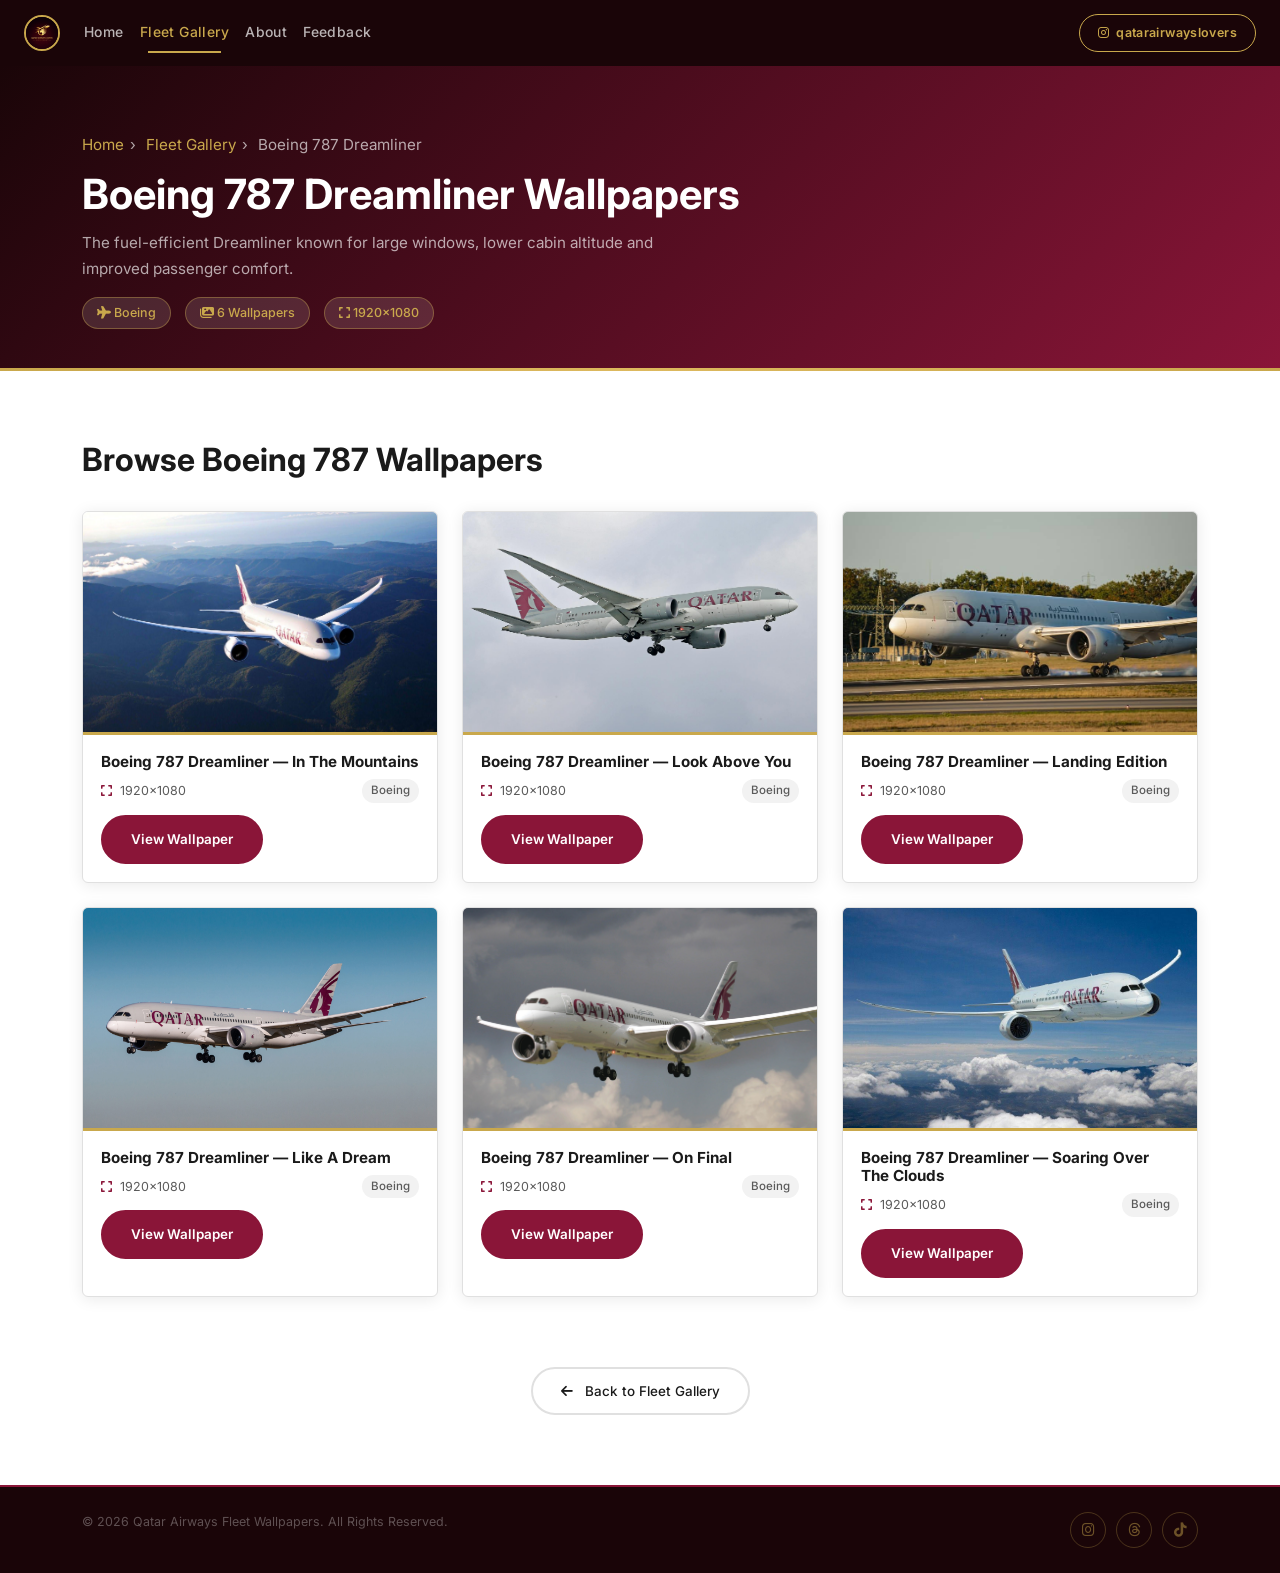
<file: b787.html>
<!DOCTYPE html>
<html lang="en">
<head>
  <meta charset="UTF-8">
  <meta name="viewport" content="width=device-width, initial-scale=1.0">
  <meta name="description" content="Browse HD wallpapers of the Qatar Airways Boeing 787 Dreamliner. Download free aviation wallpapers.">
  <title>Boeing 787 Dreamliner Wallpapers — Qatar Airways Fleet</title>
  <link href="https://cdn.jsdelivr.net/npm/bootstrap@5.3.2/dist/css/bootstrap.min.css" rel="stylesheet">
  <link href="https://cdnjs.cloudflare.com/ajax/libs/font-awesome/6.5.0/css/all.min.css" rel="stylesheet">
  <link href="https://fonts.googleapis.com/css2?family=Inter:wght@300;400;500;600;700&display=swap" rel="stylesheet">
  <link rel="stylesheet" href="css/style.css">
  <style>
    /* Aircraft wallpaper gallery card */
    .wp-gallery-card {
      border: 1px solid var(--mid-grey);
      border-radius: var(--radius);
      overflow: hidden;
      background: var(--white);
      box-shadow: var(--shadow);
      height: 100%;
      transition: transform var(--tr), box-shadow var(--tr), border-color var(--tr);
    }
    .wp-gallery-card:hover {
      transform: translateY(-8px);
      box-shadow: var(--shadow-lg);
      border-color: var(--gold);
    }
    .wp-gallery-img {
      position: relative;
      overflow: hidden;
      height: 220px;
      background: var(--light-grey);
    }
    .wp-gallery-img img {
      width: 100%; height: 100%;
      object-fit: cover;
      transition: transform 0.7s ease;
    }
    .wp-gallery-card:hover .wp-gallery-img img { transform: scale(1.07); }
    .wp-gallery-overlay {
      position: absolute; inset: 0;
      background: rgba(26,5,8,0.78);
      display: flex; align-items: center; justify-content: center;
      opacity: 0;
      transition: opacity var(--tr);
    }
    .wp-gallery-card:hover .wp-gallery-overlay { opacity: 1; }
    .wp-gallery-body { padding: 18px; border-top: 3px solid var(--gold); }
    .wp-gallery-title { font-size: 0.95rem; font-weight: 700; margin-bottom: 8px; color: var(--text-dark); }
    .wp-gallery-meta { display: flex; align-items: center; justify-content: space-between; font-size: 0.78rem; color: var(--text-grey); margin-bottom: 4px; }
    .wp-gallery-res i { margin-right: 4px; color: var(--maroon); }
    .wp-gallery-maker { background: var(--light-grey); padding: 2px 9px; border-radius: 20px; font-size: 0.72rem; font-weight: 500; }

    /* Hero banner for aircraft page */
    .aircraft-hero {
      background: linear-gradient(135deg, var(--maroon-dark) 0%, var(--maroon) 100%);
      padding: 56px 0 42px;
      position: relative;
      overflow: hidden;
    }
    .aircraft-hero::after {
      content: '';
      position: absolute;
      bottom: 0; left: 0; right: 0;
      height: 3px;
      background: linear-gradient(to right, var(--gold), var(--gold-light), var(--gold));
    }
    .aircraft-hero h1 { font-size: clamp(1.8rem,3.5vw,2.6rem); font-weight: 700; color: #fff; margin-bottom: 6px; }
    .aircraft-hero .aircraft-meta { display: flex; align-items: center; gap: 14px; flex-wrap: wrap; margin-top: 10px; }
    .aircraft-hero .meta-badge {
      background: rgba(255,255,255,0.12);
      border: 1px solid rgba(201,168,76,0.4);
      color: var(--gold);
      font-size: 0.78rem; font-weight: 500;
      padding: 4px 14px; border-radius: 50px;
    }
    .aircraft-hero p { font-size: 0.95rem; color: rgba(255,255,255,0.65); max-width: 600px; margin-top: 10px; }
    .breadcrumb-nav { font-size: 0.82rem; color: rgba(255,255,255,0.45); margin-bottom: 12px; }
    .breadcrumb-nav a { color: var(--gold); transition: opacity 0.2s; }
    .breadcrumb-nav a:hover { opacity: 0.8; }
    .breadcrumb-nav span { margin: 0 6px; }
  </style>
</head>
<body>

<header>
  <nav class="navbar navbar-expand-lg site-nav" id="mainNav">
    <div class="container-fluid px-4">
      <a class="navbar-brand" href="index.html">
        <img src="images/qr lovers logo/QR Lovers Community Logo.jpeg" alt="Qatar Airways Lovers Logo" class="logo-img" onerror="this.style.display='none'">
      </a>
      <button class="navbar-toggler border-0" type="button" data-bs-toggle="collapse" data-bs-target="#navMenu" aria-expanded="false" aria-label="Toggle navigation">
        <span class="navbar-toggler-icon"></span>
      </button>
      <div class="collapse navbar-collapse" id="navMenu">
        <ul class="navbar-nav me-auto mb-2 mb-lg-0">
          <li class="nav-item"><a class="nav-link" href="index.html">Home</a></li>
          <li class="nav-item"><a class="nav-link active" href="fleet gallery.html">Fleet Gallery</a></li>
          <li class="nav-item"><a class="nav-link" href="about.html">About</a></li>
          <li class="nav-item"><a class="nav-link" href="feedback.html">Feedback</a></li>
        </ul>
        <a href="https://instagram.com/qatarairwayslovers" target="_blank" rel="noopener noreferrer" class="ig-btn">
          <i class="fab fa-instagram"></i> qatarairwayslovers
        </a>
      </div>
    </div>
  </nav>
</header>

<main>

  <!-- AIRCRAFT HERO BANNER -->
  <div class="aircraft-hero">
    <div class="container">
      <p class="breadcrumb-nav">
        <a href="index.html">Home</a><span>›</span>
        <a href="fleet gallery.html">Fleet Gallery</a><span>›</span>
        Boeing 787 Dreamliner
      </p>
      <h1>Boeing 787 Dreamliner Wallpapers</h1>
      <p>The fuel-efficient Dreamliner known for large windows, lower cabin altitude and improved passenger comfort.</p>
      <div class="aircraft-meta">
        <span class="meta-badge"><i class="fa fa-plane"></i> Boeing</span>
        <span class="meta-badge"><i class="fa fa-images"></i> 6 Wallpapers</span>
        <span class="meta-badge"><i class="fa fa-expand"></i> 1920×1080</span>
      </div>
    </div>
  </div>

  <!-- WALLPAPER GRID -->
  <section style="padding: 70px 0;" id="wallpaper-grid">
    <div class="container">
      <h2 class="section-title fade-up">Browse Boeing 787 Wallpapers</h2>
      <div class="row g-4">
        
        <div class="col-lg-4 col-md-6 fade-up">
          <article class="wp-gallery-card">
            <div class="wp-gallery-img">
              <img src="images/b787/In The Mountains.jpg"
                alt="Boeing 787 Dreamliner — In The Mountains"
                loading="lazy"
                onerror="this.outerHTML='<div class='img-ph' style='height:220px'><i class='fa fa-image'></i><span>Boeing 787</span></div>'">
              <div class="wp-gallery-overlay">
                <a href="aircraft.html?type=b787&variant=1" class="btn-maroon">
                  <i class="fa fa-eye"></i> View Wallpaper
                </a>
              </div>
            </div>
            <div class="wp-gallery-body">
              <h3 class="wp-gallery-title">Boeing 787 Dreamliner — In The Mountains</h3>
              <p class="wp-gallery-meta">
                <span class="wp-gallery-res"><i class="fa fa-expand"></i> 1920×1080</span>
                <span class="wp-gallery-maker">Boeing</span>
              </p>
              <a href="aircraft.html?type=b787&variant=1" class="btn-dark-pill mt-2 d-inline-block">
                View Wallpaper
              </a>
            </div>
          </article>
        </div>
        <div class="col-lg-4 col-md-6 fade-up delay-1">
          <article class="wp-gallery-card">
            <div class="wp-gallery-img">
              <img src="images/b787/Look Above You.jpeg"
                alt="Boeing 787 Dreamliner — Look Above You"
                loading="lazy"
                onerror="this.outerHTML='<div class='img-ph' style='height:220px'><i class='fa fa-image'></i><span>Boeing 787</span></div>'">
              <div class="wp-gallery-overlay">
                <a href="aircraft.html?type=b787&variant=2" class="btn-maroon">
                  <i class="fa fa-eye"></i> View Wallpaper
                </a>
              </div>
            </div>
            <div class="wp-gallery-body">
              <h3 class="wp-gallery-title">Boeing 787 Dreamliner — Look Above You</h3>
              <p class="wp-gallery-meta">
                <span class="wp-gallery-res"><i class="fa fa-expand"></i> 1920×1080</span>
                <span class="wp-gallery-maker">Boeing</span>
              </p>
              <a href="aircraft.html?type=b787&variant=2" class="btn-dark-pill mt-2 d-inline-block">
                View Wallpaper
              </a>
            </div>
          </article>
        </div>
        <div class="col-lg-4 col-md-6 fade-up delay-2">
          <article class="wp-gallery-card">
            <div class="wp-gallery-img">
              <img src="images/b787/Touchdown.jpeg"
                alt="Boeing 787 Dreamliner — Landing Edition"
                loading="lazy"
                onerror="this.outerHTML='<div class='img-ph' style='height:220px'><i class='fa fa-image'></i><span>Boeing 787</span></div>'">
              <div class="wp-gallery-overlay">
                <a href="aircraft.html?type=b787&variant=3" class="btn-maroon">
                  <i class="fa fa-eye"></i> View Wallpaper
                </a>
              </div>
            </div>
            <div class="wp-gallery-body">
              <h3 class="wp-gallery-title">Boeing 787 Dreamliner — Landing Edition</h3>
              <p class="wp-gallery-meta">
                <span class="wp-gallery-res"><i class="fa fa-expand"></i> 1920×1080</span>
                <span class="wp-gallery-maker">Boeing</span>
              </p>
              <a href="aircraft.html?type=b787&variant=3" class="btn-dark-pill mt-2 d-inline-block">
                View Wallpaper
              </a>
            </div>
          </article>
        </div>
        <div class="col-lg-4 col-md-6 fade-up delay-1">
          <article class="wp-gallery-card">
            <div class="wp-gallery-img">
              <img src="images/b787/Like A Dream.jpg"
                alt="Boeing 787 Dreamliner — Like A Dream"
                loading="lazy"
                onerror="this.outerHTML='<div class='img-ph' style='height:220px'><i class='fa fa-image'></i><span>Boeing 787</span></div>'">
              <div class="wp-gallery-overlay">
                <a href="aircraft.html?type=b787&variant=4" class="btn-maroon">
                  <i class="fa fa-eye"></i> View Wallpaper
                </a>
              </div>
            </div>
            <div class="wp-gallery-body">
              <h3 class="wp-gallery-title">Boeing 787 Dreamliner — Like A Dream</h3>
              <p class="wp-gallery-meta">
                <span class="wp-gallery-res"><i class="fa fa-expand"></i> 1920×1080</span>
                <span class="wp-gallery-maker">Boeing</span>
              </p>
              <a href="aircraft.html?type=b787&variant=4" class="btn-dark-pill mt-2 d-inline-block">
                View Wallpaper
              </a>
            </div>
          </article>
        </div>
        <div class="col-lg-4 col-md-6 fade-up delay-2">
          <article class="wp-gallery-card">
            <div class="wp-gallery-img">
              <img src="images/b787/On Final.jpg"
                alt="Boeing 787 Dreamliner — On Final"
                loading="lazy"
                onerror="this.outerHTML='<div class='img-ph' style='height:220px'><i class='fa fa-image'></i><span>Boeing 787</span></div>'">
              <div class="wp-gallery-overlay">
                <a href="aircraft.html?type=b787&variant=5" class="btn-maroon">
                  <i class="fa fa-eye"></i> View Wallpaper
                </a>
              </div>
            </div>
            <div class="wp-gallery-body">
              <h3 class="wp-gallery-title">Boeing 787 Dreamliner — On Final</h3>
              <p class="wp-gallery-meta">
                <span class="wp-gallery-res"><i class="fa fa-expand"></i> 1920×1080</span>
                <span class="wp-gallery-maker">Boeing</span>
              </p>
              <a href="aircraft.html?type=b787&variant=5" class="btn-dark-pill mt-2 d-inline-block">
                View Wallpaper
              </a>
            </div>
          </article>
        </div>
        <div class="col-lg-4 col-md-6 fade-up delay-3">
          <article class="wp-gallery-card">
            <div class="wp-gallery-img">
              <img src="images/b787/Soaring Over The Clouds.jpg"
                alt="Boeing 787 Dreamliner — Soaring Over The Clouds"
                loading="lazy"
                onerror="this.outerHTML='<div class='img-ph' style='height:220px'><i class='fa fa-image'></i><span>Boeing 787</span></div>'">
              <div class="wp-gallery-overlay">
                <a href="aircraft.html?type=b787&variant=6" class="btn-maroon">
                  <i class="fa fa-eye"></i> View Wallpaper
                </a>
              </div>
            </div>
            <div class="wp-gallery-body">
              <h3 class="wp-gallery-title">Boeing 787 Dreamliner — Soaring Over The Clouds</h3>
              <p class="wp-gallery-meta">
                <span class="wp-gallery-res"><i class="fa fa-expand"></i> 1920×1080</span>
                <span class="wp-gallery-maker">Boeing</span>
              </p>
              <a href="aircraft.html?type=b787&variant=6" class="btn-dark-pill mt-2 d-inline-block">
                View Wallpaper
              </a>
            </div>
          </article>
        </div>
      </div>
    </div>
  </section>

  <!-- BACK TO FLEET -->
  <section style="padding: 0 0 70px; text-align:center;">
    <div class="container fade-up">
      <a href="fleet gallery.html" class="btn-outline-pill">
        <i class="fa fa-arrow-left" style="margin-right:8px"></i> Back to Fleet Gallery
      </a>
    </div>
  </section>

</main>

<footer class="site-footer">
  <div class="container">
    <div class="footer-inner">
      <address class="footer-copy">&copy; <time datetime="2026">2026</time> Qatar Airways Fleet Wallpapers. All Rights Reserved.</address>
      <nav aria-label="Social media links">
        <div class="footer-socials">
          <a href="https://instagram.com/qatarairwayslovers" target="_blank" rel="noopener noreferrer" class="social-link" aria-label="Instagram"><i class="fab fa-instagram"></i></a>
          <a href="#" class="social-link" aria-label="Threads"><i class="fab fa-threads"></i></a>
          <a href="#" class="social-link" aria-label="TikTok"><i class="fab fa-tiktok"></i></a>
        </div>
      </nav>
    </div>
  </div>
</footer>

<script src="https://cdn.jsdelivr.net/npm/bootstrap@5.3.2/dist/js/bootstrap.bundle.min.js"></script>
<script src="js/main.js"></script>
</body>
</html>
</file>
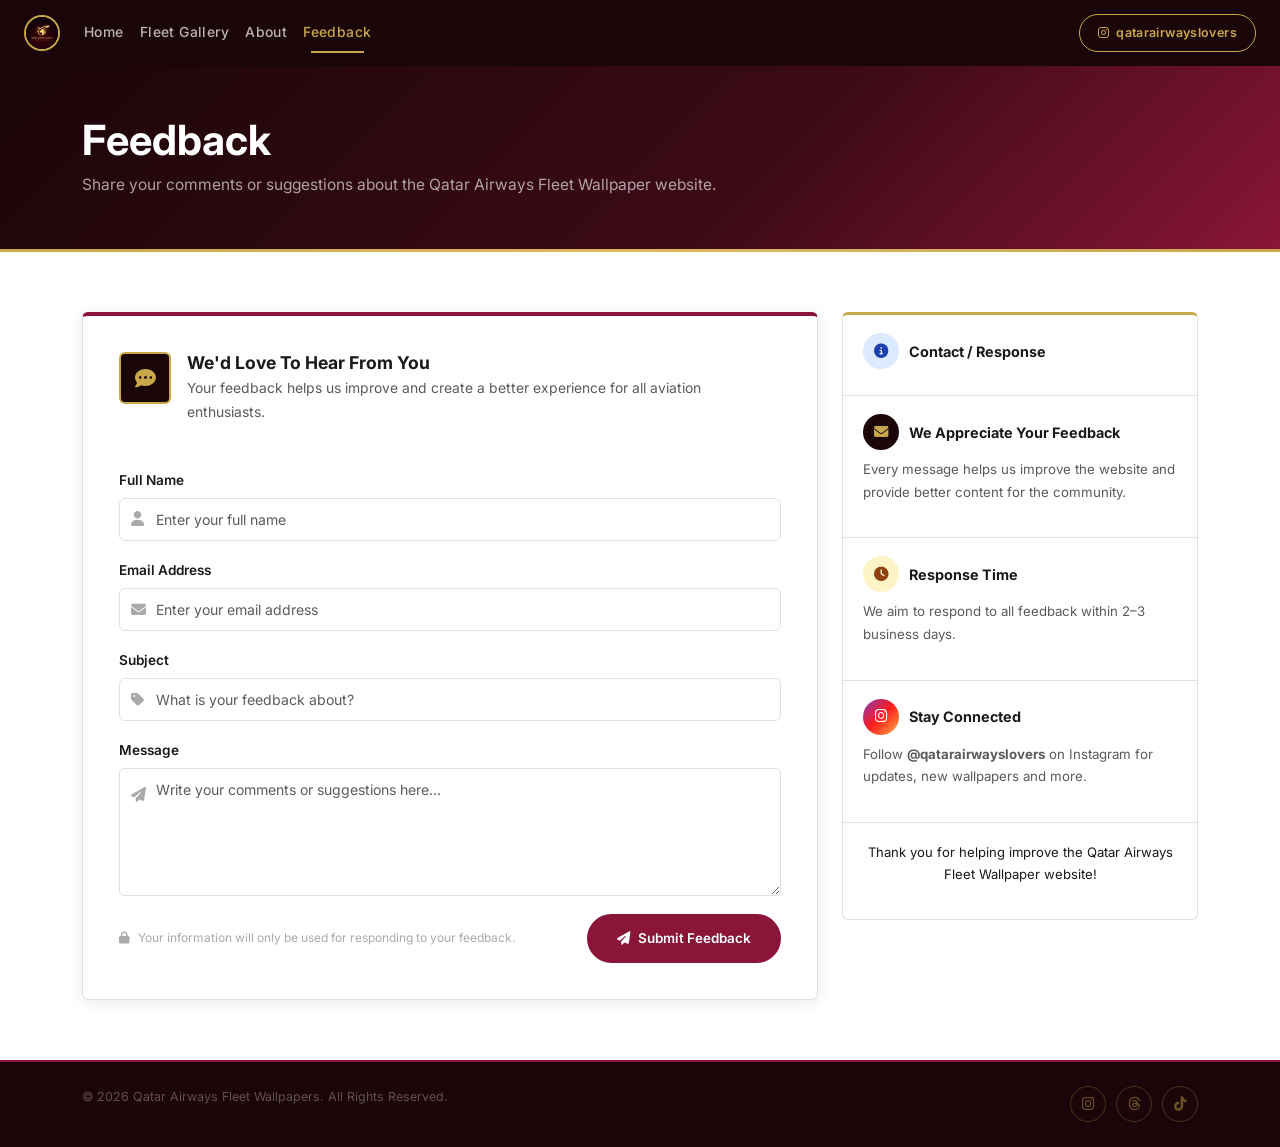
<file: feedback.html>
<!DOCTYPE html>
<html lang="en">
<head>
  <meta charset="UTF-8">
  <meta name="viewport" content="width=device-width, initial-scale=1.0">
  <meta name="description" content="Share your feedback and suggestions about the Qatar Airways Fleet Wallpaper website.">
  <title>Feedback — Qatar Airways Fleet Wallpapers</title>
  <link href="https://cdn.jsdelivr.net/npm/bootstrap@5.3.2/dist/css/bootstrap.min.css" rel="stylesheet">
  <link href="https://cdnjs.cloudflare.com/ajax/libs/font-awesome/6.5.0/css/all.min.css" rel="stylesheet">
  <link href="https://fonts.googleapis.com/css2?family=Inter:wght@300;400;500;600;700&display=swap" rel="stylesheet">
  <link rel="stylesheet" href="css/style.css">
</head>
<body>

<header>
  <nav class="navbar navbar-expand-lg site-nav" id="mainNav">
    <div class="container-fluid px-4">
      <a class="navbar-brand" href="index.html">
        <img src="images/qr lovers logo/QR Lovers Community Logo.jpeg" alt="Qatar Airways Lovers Community Logo" class="logo-img" onerror="this.style.display='none'">
      </a>
      <button class="navbar-toggler border-0" type="button" data-bs-toggle="collapse" data-bs-target="#navMenu" aria-controls="navMenu" aria-expanded="false" aria-label="Toggle navigation">
        <span class="navbar-toggler-icon"></span>
      </button>
      <div class="collapse navbar-collapse" id="navMenu">
        <ul class="navbar-nav me-auto mb-2 mb-lg-0">
          <li class="nav-item"><a class="nav-link" href="index.html">Home</a></li>
          <li class="nav-item"><a class="nav-link" href="fleet gallery.html">Fleet Gallery</a></li>
          <li class="nav-item"><a class="nav-link" href="about.html">About</a></li>
          <li class="nav-item"><a class="nav-link active" aria-current="page" href="feedback.html">Feedback</a></li>
        </ul>
        <a href="https://instagram.com/qatarairwayslovers" target="_blank" rel="noopener noreferrer" class="ig-btn">
          <i class="fab fa-instagram"></i> qatarairwayslovers
        </a>
      </div>
    </div>
  </nav>
</header>

<main>

  <!-- PAGE BANNER -->
  <div class="page-banner">
    <div class="container">
      <h1 class="fade-up">Feedback</h1>
      <p class="fade-up delay-1">Share your comments or suggestions about the Qatar Airways Fleet Wallpaper website.</p>
    </div>
  </div>

  <!-- FEEDBACK SECTION -->
  <section class="feedback-section" id="feedback">
    <div class="container">
      <div class="row g-4">

        <!-- LEFT: Form -->
        <div class="col-lg-8 fade-up">
          <div class="feedback-card">

            <div class="feedback-card-header">
              <div class="chat-icon" aria-hidden="true">
                <i class="fa fa-comment-dots"></i>
              </div>
              <div>
                <h3>We'd Love To Hear From You</h3>
                <p>Your feedback helps us improve and create a better experience for all aviation enthusiasts.</p>
              </div>
            </div>

            <form id="feedbackForm" novalidate aria-label="Feedback submission form">

              <div class="form-group">
                <label for="feedbackName" class="form-label">Full Name</label>
                <div style="position:relative;">
                  <span style="position:absolute;left:12px;top:50%;transform:translateY(-50%);color:#aaa;"><i class="fa fa-user"></i></span>
                  <input type="text" id="feedbackName" name="feedbackName" class="form-control" style="padding-left:36px;"
                    placeholder="Enter your full name" required aria-required="true" aria-describedby="feedbackNameError">
                </div>
                <span class="form-error" id="feedbackNameError" role="alert">Full name is required.</span>
              </div>

              <div class="form-group">
                <label for="feedbackEmail" class="form-label">Email Address</label>
                <div style="position:relative;">
                  <span style="position:absolute;left:12px;top:50%;transform:translateY(-50%);color:#aaa;"><i class="fa fa-envelope"></i></span>
                  <input type="email" id="feedbackEmail" name="feedbackEmail" class="form-control" style="padding-left:36px;"
                    placeholder="Enter your email address" required aria-required="true" aria-describedby="feedbackEmailError">
                </div>
                <span class="form-error" id="feedbackEmailError" role="alert">A valid email address is required.</span>
              </div>

              <div class="form-group">
                <label for="feedbackSubject" class="form-label">Subject</label>
                <div style="position:relative;">
                  <span style="position:absolute;left:12px;top:50%;transform:translateY(-50%);color:#aaa;"><i class="fa fa-tag"></i></span>
                  <input type="text" id="feedbackSubject" name="feedbackSubject" class="form-control" style="padding-left:36px;"
                    placeholder="What is your feedback about?" required aria-required="true" aria-describedby="feedbackSubjectError">
                </div>
                <span class="form-error" id="feedbackSubjectError" role="alert">Subject is required.</span>
              </div>

              <div class="form-group">
                <label for="feedbackMessage" class="form-label">Message</label>
                <div style="position:relative;">
                  <span style="position:absolute;left:12px;top:14px;color:#aaa;"><i class="fa fa-paper-plane"></i></span>
                  <textarea id="feedbackMessage" name="feedbackMessage" class="form-control" style="padding-left:36px; resize:vertical;"
                    rows="5" placeholder="Write your comments or suggestions here..." required aria-required="true" aria-describedby="feedbackMessageError"></textarea>
                </div>
                <span class="form-error" id="feedbackMessageError" role="alert">Message is required.</span>
              </div>

              <div class="d-flex align-items-center justify-content-between flex-wrap gap-3 mt-2">
                <p class="form-note" style="margin:0;">
                  <i class="fa fa-lock" style="margin-right:5px;"></i>
                  Your information will only be used for responding to your feedback.
                </p>
                <button type="submit" class="btn-maroon">
                  <i class="fa fa-paper-plane"></i> Submit Feedback
                </button>
              </div>

            </form>
          </div>
        </div>

        <!-- RIGHT: Info sidebar -->
        <aside class="col-lg-4 fade-up delay-1">
          <div class="info-sidebar">

            <div class="info-card">
              <div class="info-icon-row">
                <span class="icon-circle ic-blue"><i class="fa fa-circle-info"></i></span>
                <h4 class="info-header mb-0">Contact / Response</h4>
              </div>
            </div>

            <div class="info-card">
              <div class="info-icon-row">
                <span class="icon-circle ic-dark"><i class="fa fa-envelope"></i></span>
                <h4 class="info-header mb-0">We Appreciate Your Feedback</h4>
              </div>
              <p>Every message helps us improve the website and provide better content for the community.</p>
            </div>

            <div class="info-card">
              <div class="info-icon-row">
                <span class="icon-circle ic-clock"><i class="fa fa-clock"></i></span>
                <h4 class="info-header mb-0">Response Time</h4>
              </div>
              <p>We aim to respond to all feedback within 2–3 business days.</p>
            </div>

            <div class="info-card">
              <div class="info-icon-row">
                <span class="icon-circle ic-ig"><i class="fab fa-instagram"></i></span>
                <h4 class="info-header mb-0">Stay Connected</h4>
              </div>
              <p>Follow <strong>@qatarairwayslovers</strong> on Instagram for updates, new wallpapers and more.</p>
            </div>

            <div class="info-card">
              <p style="text-align:center; font-size:0.82rem; color:var(--grey-text);">
                Thank you for helping improve the Qatar Airways Fleet Wallpaper website!
              </p>
            </div>

          </div>
        </aside>

      </div>
    </div>
  </section>

</main>

<!-- Toast -->
<div class="toast-msg" id="feedbackToast" role="status" aria-live="polite"></div>

<footer class="site-footer">
  <div class="container">
    <div class="footer-inner">
      <address class="footer-copy">&copy; <time datetime="2026">2026</time> Qatar Airways Fleet Wallpapers. All Rights Reserved.</address>
      <nav aria-label="Social media links">
        <div class="footer-socials">
          <a href="https://instagram.com/qatarairwayslovers" target="_blank" rel="noopener noreferrer" class="social-link ig" aria-label="Instagram"><i class="fab fa-instagram"></i></a>
          <a href="#" class="social-link" aria-label="Threads"><i class="fab fa-threads"></i></a>
          <a href="#" class="social-link" aria-label="TikTok"><i class="fab fa-tiktok"></i></a>
        </div>
      </nav>
    </div>
  </div>
</footer>

<script src="https://cdn.jsdelivr.net/npm/bootstrap@5.3.2/dist/js/bootstrap.bundle.min.js"></script>
<script src="js/main.js"></script>
</body>
</html>
</file>
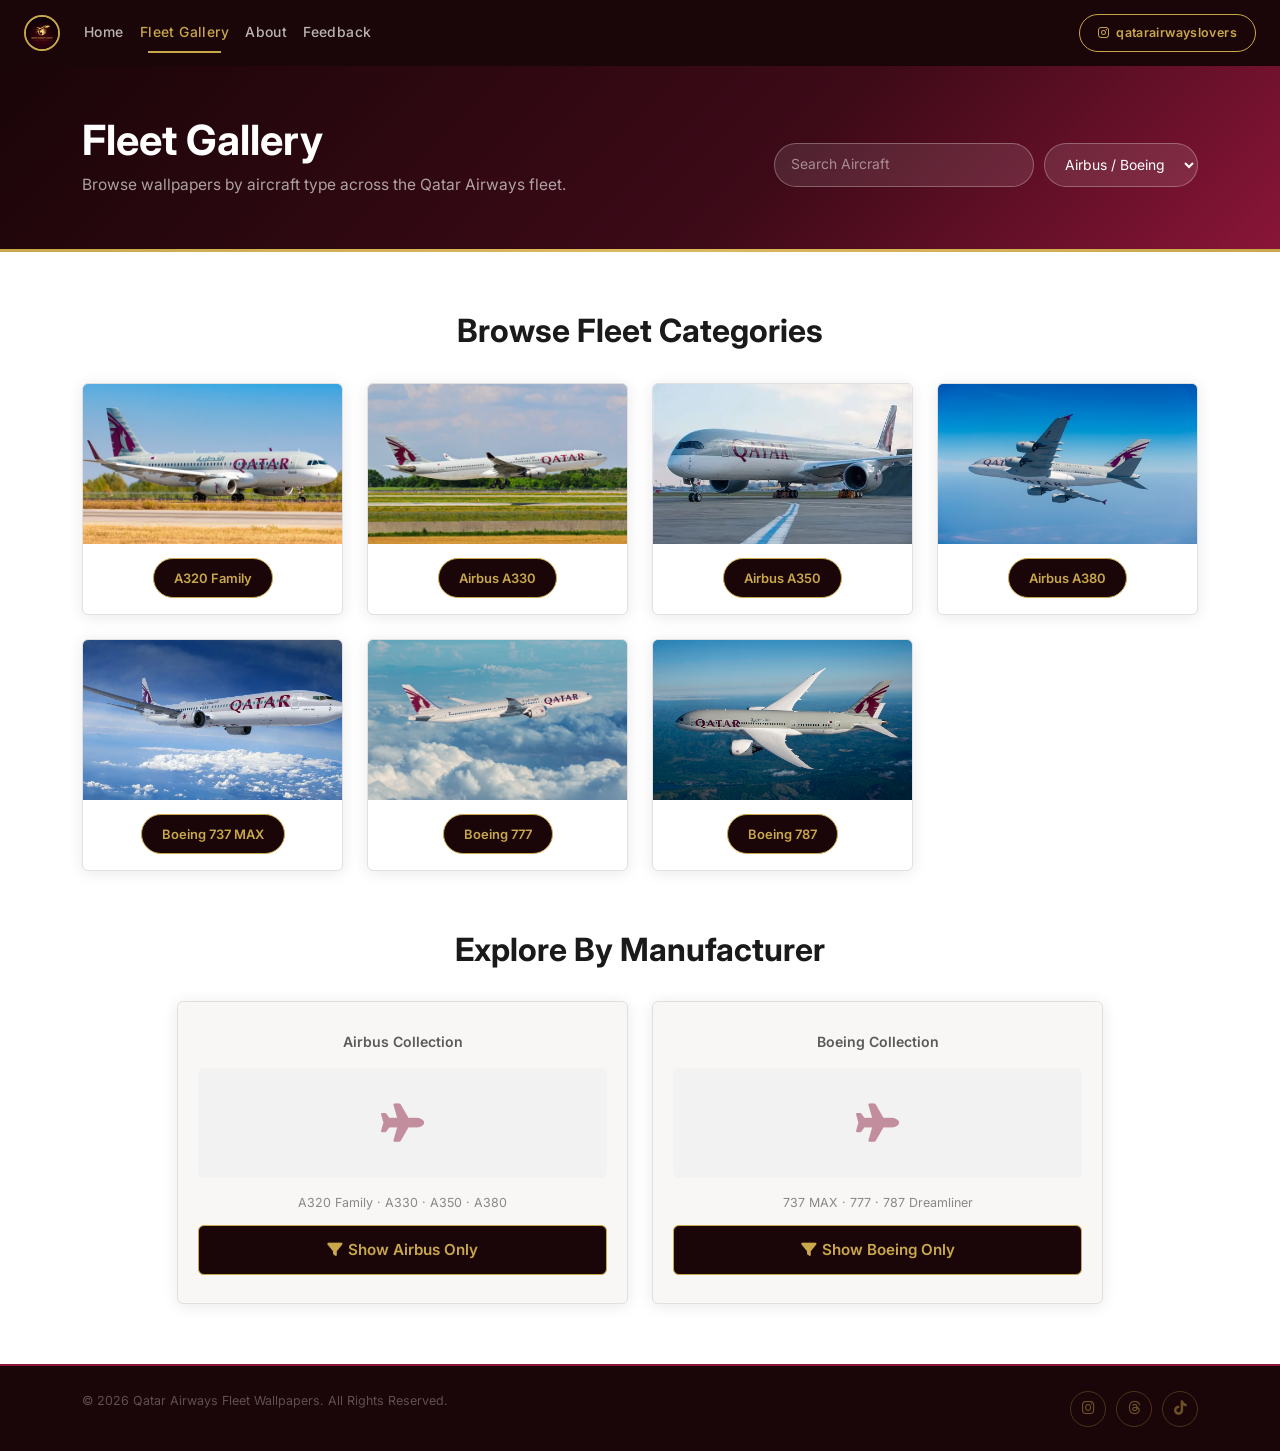
<file: fleet gallery.html>
<!DOCTYPE html>
<html lang="en">
<head>
  <meta charset="UTF-8">
  <meta name="viewport" content="width=device-width, initial-scale=1.0">
  <title>Fleet Gallery — Qatar Airways Fleet Wallpapers</title>
  <link href="https://cdn.jsdelivr.net/npm/bootstrap@5.3.2/dist/css/bootstrap.min.css" rel="stylesheet">
  <link href="https://cdnjs.cloudflare.com/ajax/libs/font-awesome/6.5.0/css/all.min.css" rel="stylesheet">
  <link href="https://fonts.googleapis.com/css2?family=Inter:wght@300;400;500;600;700&display=swap" rel="stylesheet">
  <link rel="stylesheet" href="css/style.css">
  <style>
    .explore-card .explore-sub {
      font-size: 0.78rem;
      color: #888;
      margin: 4px 0 12px;
    }
    .explore-card.active {
      border-color: var(--gold, #c9a84c);
      box-shadow: 0 0 0 2px rgba(201,168,76,0.25);
    }
    .explore-card.active .explore-browse-btn {
      background: var(--gold, #c9a84c);
      color: #fff;
    }
  </style>
</head>
<body>

<header>
  <nav class="navbar navbar-expand-lg site-nav" id="mainNav">
    <div class="container-fluid px-4">
      <a class="navbar-brand" href="index.html">
        <img src="images/qr lovers logo/QR Lovers Community Logo.jpeg" alt="Qatar Airways Lovers Logo" class="logo-img" onerror="this.style.display='none'">
      </a>
      <button class="navbar-toggler border-0" type="button" data-bs-toggle="collapse" data-bs-target="#navMenu" aria-expanded="false" aria-label="Toggle navigation">
        <span class="navbar-toggler-icon"></span>
      </button>
      <div class="collapse navbar-collapse" id="navMenu">
        <ul class="navbar-nav me-auto mb-2 mb-lg-0">
          <li class="nav-item"><a class="nav-link" href="index.html">Home</a></li>
          <li class="nav-item"><a class="nav-link active" aria-current="page" href="fleet gallery.html">Fleet Gallery</a></li>
          <li class="nav-item"><a class="nav-link" href="about.html">About</a></li>
          <li class="nav-item"><a class="nav-link" href="feedback.html">Feedback</a></li>
        </ul>
        <a href="https://instagram.com/qatarairwayslovers" target="_blank" rel="noopener noreferrer" class="ig-btn">
          <i class="fab fa-instagram"></i> qatarairwayslovers
        </a>
      </div>
    </div>
  </nav>
</header>

<main>

  <div class="page-banner">
    <div class="container">
      <div class="row align-items-center gy-3">
        <div class="col-lg-6">
          <h1 class="fade-up">Fleet Gallery</h1>
          <p class="fade-up delay-1">Browse wallpapers by aircraft type across the Qatar Airways fleet.</p>
        </div>
        <div class="col-lg-6 fade-up delay-1">
          <div class="search-wrap">
            <input type="search" id="searchInput" class="search-input" placeholder="Search Aircraft" aria-label="Search aircraft">
            <select id="filterSelect" class="filter-select" aria-label="Filter by manufacturer">
              <option value="all">Airbus / Boeing</option>
              <option value="airbus">Airbus</option>
              <option value="boeing">Boeing</option>
            </select>
          </div>
        </div>
      </div>
    </div>
  </div>

  <section class="gallery-section" id="fleet-cats">
    <div class="container">
      <h2 class="section-title text-center fade-up">Browse Fleet Categories</h2>
      <div class="row g-4" id="aircraftGrid">

        <div class="col-lg-3 col-md-4 col-6 fade-up">
          <a href="a320.html" class="aircraft-cat-card d-block" data-name="A320 Family" data-maker="airbus">
            <div class="aircraft-cat-img"><img src="images/a320/a320 cover.webp" alt="A320 Family" loading="lazy" onerror="this.outerHTML='<div class=\'img-ph\' style=\'height:160px\'><i class=\'fa fa-plane\'></i></div>'"></div>
            <span class="aircraft-cat-label">A320 Family</span>
          </a>
        </div>

        <div class="col-lg-3 col-md-4 col-6 fade-up delay-1">
          <a href="a330.html" class="aircraft-cat-card d-block" data-name="Airbus A330" data-maker="airbus">
            <div class="aircraft-cat-img"><img src="images/a330/a330 cover.jpg" alt="Airbus A330" loading="lazy" onerror="this.outerHTML='<div class=\'img-ph\' style=\'height:160px\'><i class=\'fa fa-plane\'></i></div>'"></div>
            <span class="aircraft-cat-label">Airbus A330</span>
          </a>
        </div>

        <div class="col-lg-3 col-md-4 col-6 fade-up delay-2">
          <a href="a350.html" class="aircraft-cat-card d-block" data-name="Airbus A350" data-maker="airbus">
            <div class="aircraft-cat-img"><img src="images/a350/a350 cover.webp" alt="Airbus A350" loading="lazy" onerror="this.outerHTML='<div class=\'img-ph\' style=\'height:160px\'><i class=\'fa fa-plane\'></i></div>'"></div>
            <span class="aircraft-cat-label">Airbus A350</span>
          </a>
        </div>

        <div class="col-lg-3 col-md-4 col-6 fade-up delay-3">
          <a href="a380.html" class="aircraft-cat-card d-block" data-name="Airbus A380" data-maker="airbus">
            <div class="aircraft-cat-img"><img src="images/a380/a380 cover.jpg" alt="Airbus A380" loading="lazy" onerror="this.outerHTML='<div class=\'img-ph\' style=\'height:160px\'><i class=\'fa fa-plane\'></i></div>'"></div>
            <span class="aircraft-cat-label">Airbus A380</span>
          </a>
        </div>

        <div class="col-lg-3 col-md-4 col-6 fade-up">
          <a href="b737max.html" class="aircraft-cat-card d-block" data-name="Boeing 737 MAX" data-maker="boeing">
            <div class="aircraft-cat-img"><img src="images/b737max/737 cover.webp" alt="Boeing 737 MAX" loading="lazy" onerror="this.outerHTML='<div class=\'img-ph\' style=\'height:160px\'><i class=\'fa fa-plane\'></i></div>'"></div>
            <span class="aircraft-cat-label">Boeing 737 MAX</span>
          </a>
        </div>

        <div class="col-lg-3 col-md-4 col-6 fade-up delay-1">
          <a href="b777.html" class="aircraft-cat-card d-block" data-name="Boeing 777" data-maker="boeing">
            <div class="aircraft-cat-img"><img src="images/b777/777 cover.avif" alt="Boeing 777" loading="lazy" onerror="this.outerHTML='<div class=\'img-ph\' style=\'height:160px\'><i class=\'fa fa-plane\'></i></div>'"></div>
            <span class="aircraft-cat-label">Boeing 777</span>
          </a>
        </div>

        <div class="col-lg-3 col-md-4 col-6 fade-up delay-2">
          <a href="b787.html" class="aircraft-cat-card d-block" data-name="Boeing 787" data-maker="boeing">
            <div class="aircraft-cat-img"><img src="images/b787/787 cover.jpg" alt="Boeing 787" loading="lazy" onerror="this.outerHTML='<div class=\'img-ph\' style=\'height:160px\'><i class=\'fa fa-plane\'></i></div>'"></div>
            <span class="aircraft-cat-label">Boeing 787</span>
          </a>
        </div>

      </div>
    </div>
  </section>

  <section class="gallery-section" style="padding-top:0">
    <div class="container">
      <h2 class="section-title text-center fade-up">Explore By Manufacturer</h2>
      <div class="row g-4 justify-content-center">
        <div class="col-lg-5 col-md-6 fade-up delay-1">
          <div class="explore-card" id="exploreAirbus">
            <p class="explore-label fw-semibold">Airbus Collection</p>
            <div class="explore-card-img"><i class="fa fa-plane"></i></div>
            <p class="explore-sub">A320 Family · A330 · A350 · A380</p>
            <button class="explore-browse-btn" onclick="applyManufacturerFilter('airbus')">
              <i class="fa fa-filter" style="margin-right:6px"></i>Show Airbus Only
            </button>
          </div>
        </div>
        <div class="col-lg-5 col-md-6 fade-up delay-2">
          <div class="explore-card" id="exploreBoeing">
            <p class="explore-label fw-semibold">Boeing Collection</p>
            <div class="explore-card-img"><i class="fa fa-plane"></i></div>
            <p class="explore-sub">737 MAX · 777 · 787 Dreamliner</p>
            <button class="explore-browse-btn" onclick="applyManufacturerFilter('boeing')">
              <i class="fa fa-filter" style="margin-right:6px"></i>Show Boeing Only
            </button>
          </div>
        </div>
      </div>
    </div>
  </section>

</main>

<footer class="site-footer">
  <div class="container">
    <div class="footer-inner">
      <address class="footer-copy">&copy; <time datetime="2026">2026</time> Qatar Airways Fleet Wallpapers. All Rights Reserved.</address>
      <nav aria-label="Social media links">
        <div class="footer-socials">
          <a href="https://instagram.com/qatarairwayslovers" target="_blank" rel="noopener noreferrer" class="social-link ig" aria-label="Instagram"><i class="fab fa-instagram"></i></a>
          <a href="#" class="social-link" aria-label="Threads"><i class="fab fa-threads"></i></a>
          <a href="#" class="social-link" aria-label="TikTok"><i class="fab fa-tiktok"></i></a>
        </div>
      </nav>
    </div>
  </div>
</footer>

<script src="https://cdn.jsdelivr.net/npm/bootstrap@5.3.2/dist/js/bootstrap.bundle.min.js"></script>
<script src="js/main.js"></script>
<script>
(function () {
  var searchInput  = document.getElementById('searchInput');
  var filterSelect = document.getElementById('filterSelect');
  var grid         = document.getElementById('aircraftGrid');

  /* Inject a no-results message row */
  var noResults = document.createElement('div');
  noResults.id = 'noResults';
  noResults.style.cssText = 'display:none;width:100%;text-align:center;padding:48px 0;color:#888;font-size:1rem;';
  noResults.innerHTML = '<i class="fa fa-search" style="font-size:2rem;margin-bottom:12px;display:block;opacity:0.35"></i>No aircraft match your search.';
  grid.after(noResults);

  function filterGrid() {
    var query  = (searchInput.value || '').toLowerCase().trim();
    var maker  = filterSelect.value; /* 'all' | 'airbus' | 'boeing' */
    var cards  = grid.querySelectorAll('[data-name]');
    var visible = 0;

    cards.forEach(function (card) {
      var col       = card.closest('.col-lg-3, .col-md-4, .col-6') || card.parentElement;
      var nameMatch = card.dataset.name.toLowerCase().includes(query);
      var makerMatch = (maker === 'all') || (card.dataset.maker === maker);

      if (nameMatch && makerMatch) {
        col.style.display = '';
        visible++;
      } else {
        col.style.display = 'none';
      }
    });

    noResults.style.display = visible === 0 ? 'block' : 'none';

    /* Highlight active explore card */
    document.getElementById('exploreAirbus').classList.toggle('active', maker === 'airbus');
    document.getElementById('exploreBoeing').classList.toggle('active', maker === 'boeing');
  }

  /* Wire up controls */
  searchInput.addEventListener('input', filterGrid);
  filterSelect.addEventListener('change', filterGrid);

  /* Called by the explore-section buttons */
  window.applyManufacturerFilter = function (maker) {
    /* Toggle off if already active */
    filterSelect.value = (filterSelect.value === maker) ? 'all' : maker;
    searchInput.value  = '';
    filterGrid();
    /* Smooth-scroll back up to the grid */
    document.getElementById('fleet-cats').scrollIntoView({ behavior: 'smooth', block: 'start' });
  };
})();
</script>
</body>
</html>
</file>
<file: css/style.css>
/* ============================================================
   style.css — Qatar Airways Fleet Wallpapers
   Student: Letso Allen Maphorisa | BIDA25-238
   Palette from QR Lovers Community Logo:
     #1A0508  deep maroon-dark  (logo background)
     #8A1538  maroon            (Qatar Airways brand)
     #C9A84C  gold              (logo text + eagle)
============================================================ */

/* ── 1. DESIGN TOKENS ─────────────────────────────────────── */
:root {
  --maroon:       #8A1538;
  --maroon-dark:  #1A0508;
  --gold:         #C9A84C;
  --gold-light:   #DDB95E;
  --white:        #ffffff;
  --off-white:    #f9f7f5;
  --light-grey:   #f2f2f2;
  --mid-grey:     #e0e0e0;
  --text-dark:    #1a1a1a;
  --text-grey:    #5a5a5a;
  --font:         'Inter', sans-serif;
  --radius:       6px;
  --tr:           0.3s ease;
  --shadow:       0 2px 16px rgba(0,0,0,0.09);
  --shadow-lg:    0 8px 32px rgba(0,0,0,0.16);
}

/* ── 2. RESET ─────────────────────────────────────────────── */
*, *::before, *::after { box-sizing: border-box; margin: 0; padding: 0; }
html { scroll-behavior: smooth; }
body {
  font-family: var(--font);
  font-size: 15px;
  color: var(--text-dark);
  background: var(--white);
  line-height: 1.7;
}
a { text-decoration: none; color: inherit; }
img { max-width: 100%; display: block; }
address { font-style: normal; }

/* ── 3. NAVBAR ────────────────────────────────────────────── */
.site-nav {
  position: sticky;
  top: 0;
  z-index: 999;
  background-color: var(--maroon-dark);
  padding: 10px 0;
  transition: box-shadow var(--tr);
}
.site-nav.scrolled { box-shadow: 0 4px 24px rgba(0,0,0,0.5); }

.site-nav .logo-img {
  width: 36px; height: 36px;
  border-radius: 50%;
  object-fit: cover;
  border: 2px solid var(--gold);
}

.site-nav .nav-link {
  font-size: 0.87rem;
  font-weight: 500;
  letter-spacing: 0.03em;
  color: rgba(255,255,255,0.70);
  padding: 6px 16px;
  position: relative;
  transition: color var(--tr);
}
.site-nav .nav-link::after {
  content: '';
  position: absolute;
  bottom: -2px; left: 16px;
  width: 0; height: 2px;
  background: var(--gold);
  transition: width var(--tr);
}
.site-nav .nav-link:hover,
.site-nav .nav-link.active { color: var(--gold); }
.site-nav .nav-link:hover::after,
.site-nav .nav-link.active::after { width: calc(100% - 32px); }

/* Mobile menu stays dark */
.site-nav .navbar-toggler { border: 1px solid rgba(255,255,255,0.25); padding: 5px 8px; }
.site-nav .navbar-toggler-icon {
  background-image: url("data:image/svg+xml,%3csvg xmlns='http://www.w3.org/2000/svg' viewBox='0 0 30 30'%3e%3cpath stroke='rgba%28255,255,255,0.85%29' stroke-linecap='round' stroke-miterlimit='10' stroke-width='2' d='M4 7h22M4 15h22M4 23h22'/%3e%3c/svg%3e");
}
@media (max-width: 991px) {
  .site-nav .navbar-collapse {
    background-color: var(--maroon-dark);
    padding: 12px 16px 16px;
    border-top: 1px solid rgba(201,168,76,0.2);
    margin-top: 8px;
  }
}

/* Instagram button */
.ig-btn {
  display: inline-flex;
  align-items: center;
  gap: 7px;
  border: 1.5px solid var(--gold);
  color: var(--gold);
  font-size: 0.78rem;
  font-weight: 600;
  padding: 7px 18px;
  border-radius: 50px;
  letter-spacing: 0.03em;
  transition: background var(--tr), color var(--tr), transform var(--tr);
}
.ig-btn:hover {
  background: var(--gold);
  color: var(--maroon-dark);
  transform: translateY(-1px);
}

/* ── 4. PAGE BANNER & AIRCRAFT HERO ───────────────────────── */
.page-banner,
.aircraft-hero {
  background: linear-gradient(135deg, var(--maroon-dark) 0%, #3d0a18 60%, var(--maroon) 100%);
  padding: 50px 0 38px;
  position: relative;
  overflow: hidden;
}
.page-banner::after,
.aircraft-hero::after {
  content: '';
  position: absolute;
  bottom: 0; left: 0; right: 0;
  height: 3px;
  background: linear-gradient(to right, var(--gold), var(--gold-light), var(--gold));
}
.page-banner h1,
.aircraft-hero h1 {
  font-size: clamp(1.8rem, 3.5vw, 2.6rem);
  font-weight: 700;
  color: #fff;
  margin-bottom: 6px;
}
.page-banner p,
.aircraft-hero p { font-size: 0.97rem; color: rgba(255,255,255,0.62); }

/* Breadcrumb inside banner */
.breadcrumb-nav {
  font-size: 0.82rem;
  color: rgba(255,255,255,0.40);
  margin-bottom: 10px;
}
.breadcrumb-nav a { color: var(--gold); transition: opacity 0.2s; }
.breadcrumb-nav a:hover { opacity: 0.75; }
.breadcrumb-nav span { margin: 0 5px; }

/* Aircraft meta badges */
.aircraft-meta { display: flex; align-items: center; gap: 10px; flex-wrap: wrap; margin-top: 12px; }
.meta-badge {
  background: rgba(255,255,255,0.10);
  border: 1px solid rgba(201,168,76,0.35);
  color: var(--gold);
  font-size: 0.76rem;
  font-weight: 500;
  padding: 4px 14px;
  border-radius: 50px;
}

/* ── 5. SECTION TITLE ─────────────────────────────────────── */
.section-title {
  font-size: clamp(1.4rem, 3vw, 2rem);
  font-weight: 700;
  color: var(--text-dark);
  margin-bottom: 32px;
}

/* ── 6. BUTTONS ───────────────────────────────────────────── */
.btn-dark-pill {
  display: inline-block;
  background: var(--maroon);
  color: var(--white);
  font-size: 0.84rem;
  font-weight: 600;
  padding: 11px 28px;
  border-radius: 50px;
  border: 2px solid var(--maroon);
  transition: background var(--tr), border-color var(--tr), transform var(--tr), box-shadow var(--tr);
}
.btn-dark-pill:hover {
  background: var(--maroon-dark);
  border-color: var(--gold);
  color: var(--gold);
  transform: translateY(-2px);
  box-shadow: 0 6px 20px rgba(138,21,56,0.28);
}

.btn-outline-pill {
  display: inline-block;
  background: transparent;
  color: var(--text-dark);
  font-size: 0.84rem;
  font-weight: 500;
  padding: 11px 28px;
  border-radius: 50px;
  border: 2px solid var(--mid-grey);
  transition: border-color var(--tr), color var(--tr), transform var(--tr);
}
.btn-outline-pill:hover {
  border-color: var(--maroon);
  color: var(--maroon);
  transform: translateY(-2px);
}

.btn-maroon {
  display: inline-flex;
  align-items: center;
  gap: 8px;
  background: var(--maroon);
  color: var(--white);
  font-size: 0.84rem;
  font-weight: 600;
  padding: 11px 28px;
  border-radius: 50px;
  border: 2px solid var(--maroon);
  cursor: pointer;
  transition: background var(--tr), border-color var(--tr), color var(--tr), transform var(--tr), box-shadow var(--tr);
}
.btn-maroon:hover {
  background: var(--maroon-dark);
  border-color: var(--gold);
  color: var(--gold);
  transform: translateY(-2px);
  box-shadow: 0 6px 20px rgba(138,21,56,0.25);
}

/* ── 7. HERO SECTION ──────────────────────────────────────── */
.hero-section { padding: 80px 0 72px; background: var(--white); }
.hero-title { font-size: clamp(2.2rem, 5vw, 3.2rem); font-weight: 700; line-height: 1.1; color: var(--text-dark); margin-bottom: 18px; }
.hero-sub { font-size: 1rem; color: var(--text-grey); margin-bottom: 28px; }
.hero-tagline { font-size: 0.84rem; color: #aaa; font-style: italic; margin-top: 18px; display: flex; align-items: center; gap: 7px; }
.hero-tagline i { color: var(--maroon); }

.hero-img-box { border-radius: var(--radius); overflow: hidden; background: var(--light-grey); border: 1px solid var(--mid-grey); box-shadow: var(--shadow-lg); }
.hero-img-box img { width: 100%; height: 360px; object-fit: cover; transition: transform 0.7s ease; }
.hero-img-box:hover img { transform: scale(1.04); }

/* ── 8. IMAGE PLACEHOLDER ─────────────────────────────────── */
.img-ph {
  display: flex; flex-direction: column;
  align-items: center; justify-content: center;
  gap: 10px; background: var(--light-grey); color: #ccc;
}
.img-ph i    { font-size: 2.5rem; }
.img-ph span { font-size: 0.7rem; letter-spacing: 0.1em; text-transform: uppercase; }

/* ── 9. FLEET & WALLPAPER SECTIONS ───────────────────────── */
.fleet-section      { padding: 76px 0; background: var(--white); }
.wallpapers-section { padding: 76px 0; background: var(--off-white); }

/* Fleet card */
.fleet-card {
  border: 1px solid var(--mid-grey);
  border-radius: var(--radius);
  overflow: hidden;
  background: var(--white);
  box-shadow: var(--shadow);
  height: 100%;
  transition: transform var(--tr), box-shadow var(--tr), border-color var(--tr);
}
.fleet-card:hover { transform: translateY(-8px); box-shadow: var(--shadow-lg); border-color: var(--gold); }
.fleet-card-img { overflow: hidden; height: 200px; background: var(--light-grey); }
.fleet-card-img img { width: 100%; height: 100%; object-fit: cover; transition: transform 0.7s ease; }
.fleet-card:hover .fleet-card-img img { transform: scale(1.08); }
.fleet-card-body { padding: 20px; border-top: 3px solid var(--gold); }
.fleet-card-title { font-size: 1.05rem; font-weight: 700; margin-bottom: 14px; color: var(--text-dark); }

/* ── 10. WALLPAPER GALLERY CARD (aircraft pages) ──────────── */
.wp-gallery-card {
  border: 1px solid var(--mid-grey);
  border-radius: var(--radius);
  overflow: hidden;
  background: var(--white);
  box-shadow: var(--shadow);
  height: 100%;
  transition: transform var(--tr), box-shadow var(--tr), border-color var(--tr);
}
.wp-gallery-card:hover { transform: translateY(-8px); box-shadow: var(--shadow-lg); border-color: var(--gold); }

.wp-gallery-img {
  position: relative;
  overflow: hidden;
  height: 220px;
  background: var(--light-grey);
}
.wp-gallery-img img { width: 100%; height: 100%; object-fit: cover; transition: transform 0.7s ease; }
.wp-gallery-card:hover .wp-gallery-img img { transform: scale(1.07); }

.wp-gallery-overlay {
  position: absolute; inset: 0;
  background: rgba(26,5,8,0.78);
  display: flex; align-items: center; justify-content: center;
  opacity: 0;
  transition: opacity var(--tr);
}
.wp-gallery-card:hover .wp-gallery-overlay { opacity: 1; }

.wp-gallery-body { padding: 18px; border-top: 3px solid var(--gold); }
.wp-gallery-title { font-size: 0.95rem; font-weight: 700; margin-bottom: 8px; color: var(--text-dark); }
.wp-gallery-meta { display: flex; align-items: center; justify-content: space-between; font-size: 0.78rem; color: var(--text-grey); margin-bottom: 4px; }
.wp-gallery-res i { margin-right: 4px; color: var(--maroon); }
.wp-gallery-maker { background: var(--light-grey); padding: 2px 9px; border-radius: 20px; font-size: 0.72rem; font-weight: 500; }

/* ── 11. OLD WALLPAPER CARDS (homepage popular section) ───── */
.wp-card { border: 1px solid var(--mid-grey); border-radius: var(--radius); overflow: hidden; background: var(--white); box-shadow: var(--shadow); transition: transform var(--tr), box-shadow var(--tr); }
.wp-card:hover { transform: translateY(-6px); box-shadow: var(--shadow-lg); }
.wp-img-wrap { position: relative; overflow: hidden; height: 190px; background: var(--light-grey); }
.wp-img-wrap img { width: 100%; height: 100%; object-fit: cover; transition: transform 0.7s ease; }
.wp-card:hover .wp-img-wrap img { transform: scale(1.07); }
.wp-overlay { position: absolute; inset: 0; background: rgba(26,5,8,0.78); display: flex; align-items: center; justify-content: center; opacity: 0; transition: opacity var(--tr); }
.wp-card:hover .wp-overlay { opacity: 1; }
.wp-caption { font-size: 0.85rem; color: var(--text-grey); padding: 12px 16px; text-align: center; font-weight: 500; }

/* ── 12. START BROWSING BUTTON ────────────────────────────── */
.btn-start-browsing {
  background: var(--maroon-dark);
  color: var(--gold);
  font-size: 1.05rem;
  font-weight: 600;
  padding: 16px 56px;
  border-radius: var(--radius);
  border: 2px solid var(--gold);
  display: inline-block;
  letter-spacing: 0.03em;
  transition: background var(--tr), color var(--tr), transform var(--tr), box-shadow var(--tr);
}
.btn-start-browsing:hover {
  background: var(--gold);
  color: var(--maroon-dark);
  transform: translateY(-3px);
  box-shadow: 0 8px 28px rgba(201,168,76,0.28);
}

/* ── 13. FLEET GALLERY PAGE ───────────────────────────────── */
.gallery-section { padding: 60px 0; }

.search-wrap { display: flex; gap: 10px; flex-wrap: wrap; justify-content: flex-end; }
.search-input {
  flex: 1; min-width: 160px; max-width: 260px;
  padding: 9px 16px;
  border: 1.5px solid rgba(255,255,255,0.28);
  border-radius: 50px;
  font-size: 0.87rem;
  background: rgba(255,255,255,0.10);
  color: var(--white);
  transition: border-color var(--tr), box-shadow var(--tr);
}
.search-input::placeholder { color: rgba(255,255,255,0.48); }
.search-input:focus { outline: none; border-color: var(--gold); box-shadow: 0 0 0 3px rgba(201,168,76,0.18); background: rgba(255,255,255,0.15); }

.filter-select { padding: 9px 16px; border: 1.5px solid rgba(255,255,255,0.28); border-radius: 50px; font-size: 0.87rem; background: rgba(255,255,255,0.10); color: var(--white); cursor: pointer; }
.filter-select option { background: var(--maroon-dark); color: var(--white); }

.aircraft-cat-card {
  border: 1px solid var(--mid-grey);
  border-radius: var(--radius);
  overflow: hidden;
  background: var(--white);
  text-align: center;
  cursor: pointer;
  box-shadow: var(--shadow);
  transition: transform var(--tr), box-shadow var(--tr), border-color var(--tr);
}
.aircraft-cat-card:hover { transform: translateY(-6px); box-shadow: var(--shadow-lg); border-color: var(--gold); }
.aircraft-cat-img { height: 160px; background: var(--light-grey); overflow: hidden; }
.aircraft-cat-img img { width: 100%; height: 100%; object-fit: cover; transition: transform 0.7s ease; }
.aircraft-cat-card:hover .aircraft-cat-img img { transform: scale(1.08); }

.aircraft-cat-label {
  display: inline-block;
  background: var(--maroon-dark);
  color: var(--gold);
  font-size: 0.81rem;
  font-weight: 600;
  padding: 8px 20px;
  border-radius: 50px;
  margin: 14px 0 16px;
  border: 1px solid var(--gold);
  transition: background var(--tr), color var(--tr);
}
.aircraft-cat-card:hover .aircraft-cat-label { background: var(--gold); color: var(--maroon-dark); }

.explore-card { border: 1px solid var(--mid-grey); border-radius: var(--radius); background: var(--off-white); text-align: center; padding: 28px 20px; box-shadow: var(--shadow); transition: transform var(--tr), box-shadow var(--tr); }
.explore-card:hover { transform: translateY(-4px); box-shadow: var(--shadow-lg); }
.explore-card-img { height: 110px; background: var(--light-grey); border-radius: var(--radius); display: flex; align-items: center; justify-content: center; margin-bottom: 14px; }
.explore-card-img i { font-size: 2.4rem; color: var(--maroon); opacity: 0.45; }
.explore-label { font-size: 0.88rem; color: var(--text-grey); margin-bottom: 14px; font-weight: 600; }
.explore-browse-btn {
  display: block; width: 100%;
  background: var(--maroon-dark);
  color: var(--gold);
  font-size: 0.95rem; font-weight: 600;
  padding: 11px;
  border-radius: var(--radius);
  border: 1.5px solid var(--gold);
  cursor: pointer;
  transition: background var(--tr), color var(--tr);
}
.explore-browse-btn:hover,
.explore-browse-btn.active-filter { background: var(--gold); color: var(--maroon-dark); border-color: var(--gold); }

 /* ── 14. ABOUT PAGE ───────────────────────────────────────── */
.about-section { padding: 64px 0; border-bottom: 1px solid var(--mid-grey); }
.about-section:last-of-type { border-bottom: none; }
.about-img-box { background: var(--light-grey); border: 1px solid var(--mid-grey); border-radius: var(--radius); height: 260px; display: flex; align-items: center; justify-content: center; overflow: hidden; box-shadow: var(--shadow); }
.about-img-box img { width: 100%; height: 100%; object-fit: cover; }

 /* ── 15. FEEDBACK PAGE ────────────────────────────────────── */
.feedback-section { padding: 60px 0; }

.feedback-card { background: var(--white); border: 1px solid var(--mid-grey); border-radius: var(--radius); padding: 36px; box-shadow: var(--shadow); border-top: 4px solid var(--maroon); }
.feedback-card-header { display: flex; align-items: flex-start; gap: 16px; margin-bottom: 28px; }
.chat-icon { width: 52px; height: 52px; background: var(--maroon-dark); color: var(--gold); border-radius: var(--radius); border: 2px solid var(--gold); display: flex; align-items: center; justify-content: center; font-size: 1.3rem; flex-shrink: 0; }
.feedback-card-header h3 { font-size: 1.1rem; font-weight: 700; margin-bottom: 4px; }
.feedback-card-header p  { font-size: 0.87rem; color: var(--text-grey); }

.form-label { font-size: 0.85rem; font-weight: 600; margin-bottom: 6px; display: block; }
.form-control { width: 100%; padding: 10px 14px; border: 1.5px solid var(--mid-grey); border-radius: var(--radius); font-size: 0.88rem; background: var(--white); font-family: var(--font); transition: border-color var(--tr), box-shadow var(--tr); }
.form-control:focus { outline: none; border-color: var(--maroon); box-shadow: 0 0 0 3px rgba(138,21,56,0.10); }
.form-group { margin-bottom: 18px; }
.form-error { font-size: 0.75rem; color: #c0392b; margin-top: 4px; display: none; }
.form-error.show { display: block; }
.form-note { font-size: 0.75rem; color: #aaa; }

.info-sidebar { display: flex; flex-direction: column; }
.info-card { background: var(--white); border: 1px solid var(--mid-grey); padding: 18px 20px; }
.info-card:first-child { border-radius: var(--radius) var(--radius) 0 0; border-top: 3px solid var(--gold); }
.info-card:last-child  { border-radius: 0 0 var(--radius) var(--radius); }
.info-card + .info-card { border-top: none; }
.info-header { font-weight: 700; font-size: 0.9rem; margin-bottom: 6px; }
.info-icon-row { display: flex; align-items: center; gap: 10px; margin-bottom: 8px; }
.icon-circle { width: 36px; height: 36px; border-radius: 50%; display: flex; align-items: center; justify-content: center; font-size: 0.9rem; flex-shrink: 0; }
.ic-blue  { background: #dbeafe; color: #1e40af; }
.ic-dark  { background: var(--maroon-dark); color: var(--gold); }
.ic-clock { background: #fef3c7; color: #92400e; }
.ic-ig    { background: linear-gradient(135deg,#833ab4,#fd1d1d,#fcb045); color: #fff; }
.info-card p { font-size: 0.83rem; color: var(--text-grey); }

 /* ── 16. AIRCRAFT DETAIL PAGE ─────────────────────────────── */
.aircraft-section { padding: 60px 0; }

.aircraft-main-img {
  background: var(--light-grey);
  border: 1px solid var(--mid-grey);
  border-radius: var(--radius);
  overflow: hidden;
  height: 340px;
  display: flex; align-items: center; justify-content: center;
  box-shadow: var(--shadow);
}
.aircraft-main-img img { width: 100%; height: 100%; object-fit: cover; transition: opacity 0.3s ease; }

.thumb-strip { display: flex; gap: 8px; margin-top: 10px; }

/* UPDATED: increased height to match original design */
.thumb-item {
  flex: 1;
  height: 110px; /* UPDATED */
  background: var(--light-grey);
  border: 2px solid var(--mid-grey);
  border-radius: 5px;
  overflow: hidden;
  cursor: pointer;
  transition: border-color var(--tr), transform var(--tr);
}
.thumb-item:hover { border-color: var(--gold); transform: scale(1.02); }
.thumb-item img { width: 100%; height: 100%; object-fit: cover; }

/* Ensure both JS 'active' and legacy 'active-thumb' are styled */
.thumb-item.active,
.thumb-item.active-thumb {
  border-color: var(--gold);
  box-shadow: 0 6px 18px rgba(201,168,76,0.12);
  transform: translateY(-2px);
}

/* Info panel */
.wallpaper-info-panel {
  background: var(--white);
  border: 1px solid var(--mid-grey);
  border-radius: var(--radius);
  padding: 24px;
  height: 100%;
  box-shadow: var(--shadow);
  border-top: 4px solid var(--gold);
}
.wallpaper-info-panel h3 { font-size: 1.05rem; font-weight: 700; margin-bottom: 16px; }
.info-row { margin-bottom: 12px; font-size: 0.9rem; }
.info-row strong { font-weight: 700; color: var(--maroon); margin-right: 4px; }

.thumb-gallery { display: grid; grid-template-columns: repeat(4,1fr); gap: 10px; }

/* UPDATED: increased height to match original design */
.thumb-gallery-item {
  background: var(--light-grey);
  border: 2px solid var(--mid-grey);
  border-radius: 5px;
  height: 120px; /* UPDATED */
  overflow: hidden;
  cursor: pointer;
  transition: border-color var(--tr), transform var(--tr);
}
.thumb-gallery-item:hover { border-color: var(--gold); transform: scale(1.04); }
.thumb-gallery-item img { width: 100%; height: 100%; object-fit: cover; }

/* Also style active state for gallery thumbnails if JS adds 'active' */
.thumb-gallery-item.active,
.thumb-gallery-item.active-thumb {
  border-color: var(--gold);
  box-shadow: 0 6px 18px rgba(201,168,76,0.12);
  transform: translateY(-2px);
}

.more-wallpaper-card { border: 1px solid var(--mid-grey); border-radius: var(--radius); overflow: hidden; background: var(--white); box-shadow: var(--shadow); transition: transform var(--tr), box-shadow var(--tr); }
.more-wallpaper-card:hover { transform: translateY(-5px); box-shadow: var(--shadow-lg); }
.more-wp-img { height: 140px; background: var(--light-grey); overflow: hidden; }
.more-wp-img img { width: 100%; height: 100%; object-fit: cover; }
.more-wp-body { padding: 14px; border-top: 3px solid var(--gold); }
.more-wp-title { font-size: 0.92rem; font-weight: 700; margin-bottom: 3px; }
.more-wp-sub   { font-size: 0.78rem; color: var(--text-grey); margin-bottom: 8px; }


/* ── 17. DOWNLOAD PAGE ────────────────────────────────────── */
.download-section { padding: 60px 0; }

.download-preview { background: var(--light-grey); border: 1px solid var(--mid-grey); border-radius: var(--radius); height: 300px; display: flex; align-items: center; justify-content: center; overflow: hidden; box-shadow: var(--shadow); }
.download-preview img { width: 100%; height: 100%; object-fit: cover; }
.dl-res-label { text-align: center; font-size: 1rem; color: #aaa; font-weight: 500; margin-top: 10px; }

.order-panel { background: var(--white); border: 1px solid var(--mid-grey); border-radius: var(--radius); padding: 24px; height: 100%; box-shadow: var(--shadow); border-top: 4px solid var(--maroon); }
.order-panel h4 { font-size: 1rem; font-weight: 700; text-align: center; margin-bottom: 20px; }
.order-row { margin-bottom: 12px; font-size: 0.9rem; }
.order-row strong { font-weight: 700; color: var(--maroon); margin-right: 4px; }
.order-line { height: 1px; background: var(--mid-grey); margin: 16px 0; }
.order-payment p { font-size: 0.85rem; color: var(--text-grey); margin-top: 4px; }

.user-info-card { background: var(--white); border: 1px solid var(--mid-grey); border-radius: var(--radius); padding: 28px; box-shadow: var(--shadow); border-top: 4px solid var(--maroon); }
.user-info-card h3 { font-size: 1.1rem; font-weight: 700; margin-bottom: 22px; }
.confirm-row { display: flex; align-items: center; justify-content: space-between; flex-wrap: wrap; gap: 10px; margin-top: 8px; }
.sim-note { font-size: 0.75rem; color: #aaa; }

 /* ── 18. TOAST ────────────────────────────────────────────── */
.toast-msg { position: fixed; bottom: 28px; right: 28px; z-index: 9999; background: var(--maroon-dark); color: var(--gold); border: 1px solid var(--gold); padding: 14px 24px; border-radius: var(--radius); font-size: 0.9rem; font-weight: 500; box-shadow: var(--shadow-lg); transform: translateY(80px); opacity: 0; transition: transform 0.4s ease, opacity 0.4s ease; }
.toast-msg.show { transform: translateY(0); opacity: 1; }

 /* ── 19. FOOTER ───────────────────────────────────────────── */
.site-footer { background: var(--maroon-dark); border-top: 2px solid var(--maroon); padding: 24px 0; }
.footer-inner { display: flex; align-items: center; justify-content: space-between; flex-wrap: wrap; gap: 12px; }
.footer-copy { font-size: 0.78rem; color: rgba(255,255,255,0.30); }
.footer-socials { display: flex; gap: 10px; }
.social-link { width: 36px; height: 36px; border-radius: 50%; border: 1px solid rgba(201,168,76,0.28); display: flex; align-items: center; justify-content: center; color: rgba(201,168,76,0.48); font-size: 0.9rem; transition: border-color var(--tr), color var(--tr), background var(--tr), transform var(--tr); }
.social-link:hover { border-color: var(--gold); color: var(--maroon-dark); background: var(--gold); transform: translateY(-2px); }

 /* ── 20. FADE-IN ANIMATION ────────────────────────────────── */
@keyframes fadeUp { from { opacity: 0; transform: translateY(30px); } to { opacity: 1; transform: translateY(0); } }
.fade-up { opacity: 0; transform: translateY(30px); transition: opacity 0.7s ease, transform 0.7s ease; }
.fade-up.visible { opacity: 1; transform: translateY(0); }
.delay-1 { transition-delay: 0.12s; }
.delay-2 { transition-delay: 0.24s; }
.delay-3 { transition-delay: 0.36s; }

 /* ── 21. MEDIA QUERIES ────────────────────────────────────── */
@media (max-width: 991px) {
  .hero-section { padding: 56px 0 48px; }
  .hero-title   { font-size: 2.2rem; }
}
@media (max-width: 767px) {
  .hero-title         { font-size: 1.8rem; }
  .hero-img-box img   { height: 240px; }
  .fleet-section,
  .wallpapers-section { padding: 52px 0; }
  .thumb-gallery      { grid-template-columns: repeat(2,1fr); }
  .footer-inner       { justify-content: center; text-align: center; }
  .feedback-card      { padding: 22px; }
  .user-info-card     { padding: 20px; }
  .confirm-row        { flex-direction: column; align-items: flex-start; }
}
@media (max-width: 480px) {
  .hero-title         { font-size: 1.6rem; }
  .btn-dark-pill,
  .btn-outline-pill   { display: block; width: 100%; text-align: center; }
  .btn-start-browsing { padding: 14px 28px; font-size: 0.95rem; }
}
</file>
